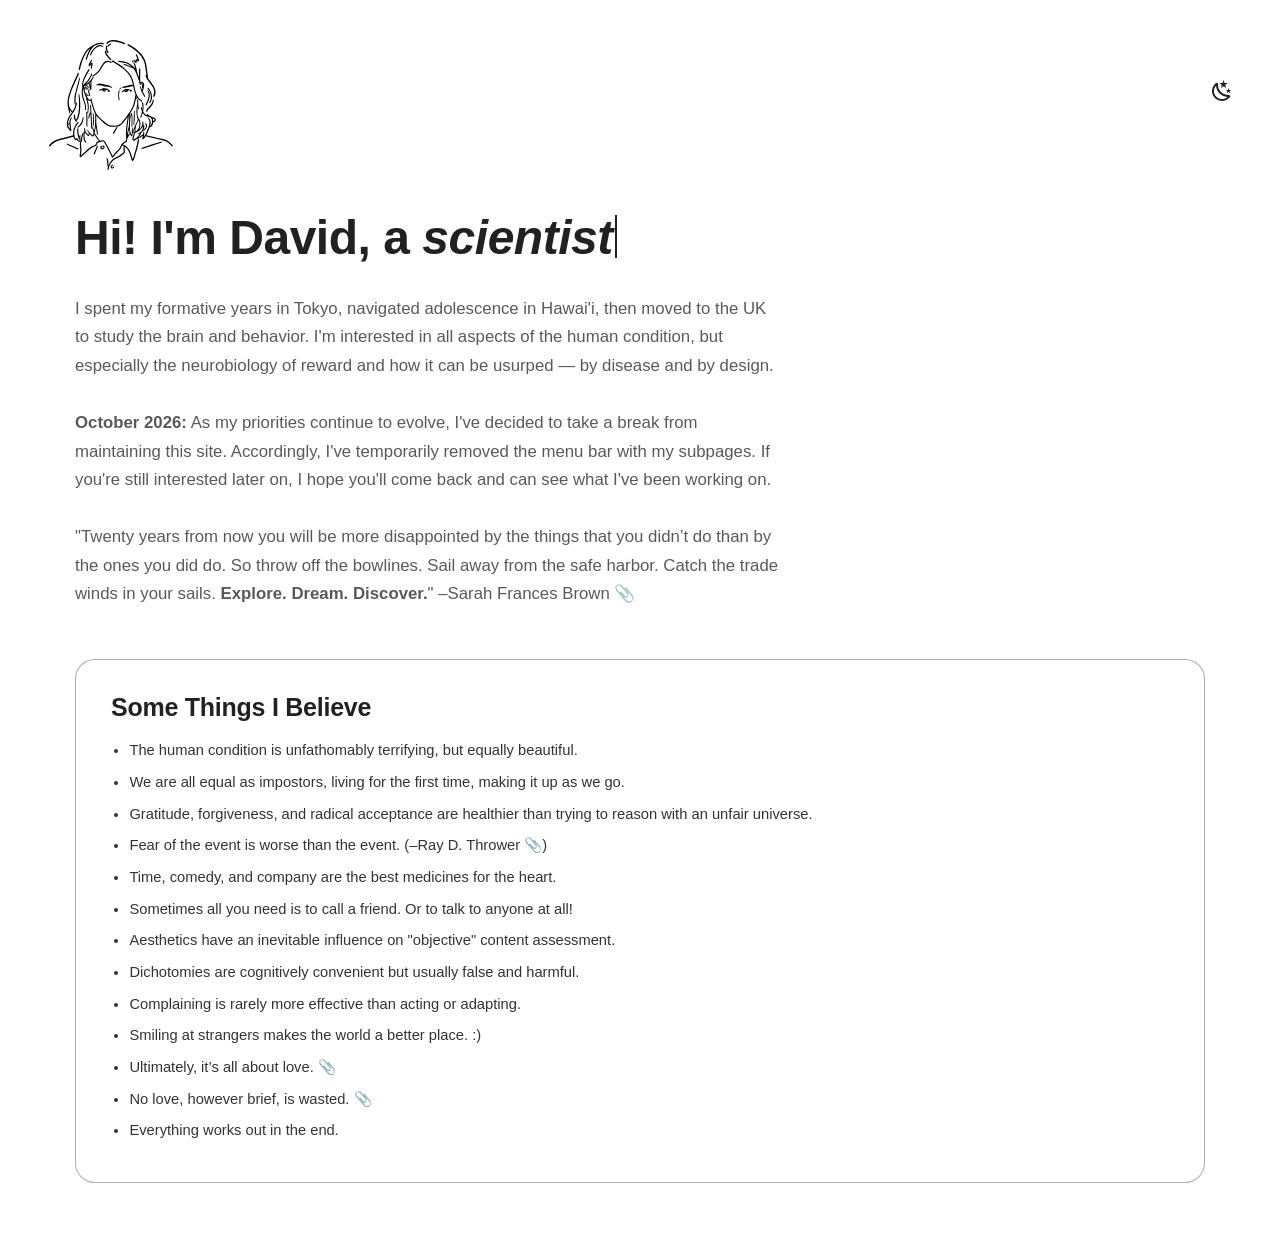
<file: index.html>
<!doctype html>
<html lang="en" class="no-js">
  <head>
    
  <meta charset="utf-8">
  <meta name="viewport" content="width=device-width,initial-scale=1">
  
    <meta name="description" content="David K. Hays">
  
  
  
    <link rel="canonical" href="https://davidkhays.com/">
  
  
  
    <link rel="next" href="epilogue/">
  
  
    
  
  
    <link rel="icon" href="data:image/svg+xml,%3Csvg xmlns='http://www.w3.org/2000/svg' viewBox='0 0 100 100'%3E%3Ctext y='.9em' font-size='90'%3E%F0%9F%94%A7%3C/text%3E%3C/svg%3E">
  
  <meta name="generator" content="mkdocs-1.6.1, mkdocs-material-9.7.7">

    
      
        <title>David K. Hays</title>
      
    
    
      <link rel="stylesheet" href="assets/stylesheets/main.ec1eaa64.min.css">
      
        
        <link rel="stylesheet" href="assets/stylesheets/palette.ab4e12ef.min.css">
      
      


    
    
      
    
    
      
    
    
      <link rel="stylesheet" href="assets/stylesheets/extra.css">
    
    <script>__md_scope=new URL(".",location),__md_hash=e=>[...e].reduce(((e,_)=>(e<<5)-e+_.charCodeAt(0)),0),__md_get=(e,_=localStorage,t=__md_scope)=>JSON.parse(_.getItem(t.pathname+"."+e)),__md_set=(e,_,t=localStorage,a=__md_scope)=>{try{t.setItem(a.pathname+"."+e,JSON.stringify(_))}catch(e){}}</script>
    
      

    
    
  <meta property="og:type" content="website">
  <meta property="og:site_name" content="David K. Hays">
  <meta property="og:title" content="David K. Hays">
  <meta property="og:description" content="Award-winning writer and photographer; amateur brain surgeon.">
  <meta property="og:url" content="https://davidkhays.com/">
  <meta property="og:image" content="https://davidkhays.com/assets/images/social-preview.png">
  <meta name="twitter:card" content="summary_large_image">

  </head>
  
  
    
    
      
    
    
    
    
    <body dir="ltr" data-md-color-scheme="default" data-md-color-primary="indigo" data-md-color-accent="indigo">
  
    
    <input class="md-toggle" data-md-toggle="drawer" type="checkbox" id="__drawer" autocomplete="off">
    <input class="md-toggle" data-md-toggle="search" type="checkbox" id="__search" autocomplete="off">
    <label class="md-overlay" for="__drawer"></label>
    <div data-md-component="skip">
      
    </div>
    <div data-md-component="announce">
      
    </div>
    
    
      <div class="dkh-aurora-bg" aria-hidden="true" data-dkh-aurora-blobs>
  <div class="dkh-aurora-bg__stars" data-dkh-stars></div>
  <div class="dkh-aurora-bg__rays" data-dkh-rays></div>
</div>


  

<header class="md-header dkh-header md-header--shadow" data-md-component="header">
  <nav class="md-header__inner md-grid" aria-label="Header">
    <a href="." title="David K. Hays" class="md-header__button md-logo" aria-label="David K. Hays" data-md-component="logo">
      <span class="dkh-logo-swap">
  <img class="dkh-logo-swap__base" src="assets/images/eyes-open.svg" alt="David K. Hays — home">
  <img class="dkh-logo-swap__hover" src="assets/images/eyes-closed.svg" alt="" aria-hidden="true">
</span>
    </a>
    

    <div class="md-header__title" data-md-component="header-title">
      <div class="md-header__ellipsis">
        <div class="md-header__topic">
          <span class="md-ellipsis">
            David K. Hays
          </span>
        </div>
        <div class="md-header__topic" data-md-component="header-topic">
          <span class="md-ellipsis">
            
              Home
            
          </span>
        </div>
      </div>
    </div>
    
      
        <form class="md-header__option" data-md-component="palette">
  
    
    
    
    <input class="md-option" data-md-color-media="" data-md-color-scheme="default" data-md-color-primary="indigo" data-md-color-accent="indigo"  aria-label="EXCITA AURORAM"  type="radio" name="__palette" id="__palette_0">
    
      <label class="md-header__button md-icon" title="EXCITA AURORAM" for="__palette_1" hidden>
        <svg xmlns="http://www.w3.org/2000/svg" viewBox="0 0 24 24"><path d="m17.75 4.09-2.53 1.94.91 3.06-2.63-1.81-2.63 1.81.91-3.06-2.53-1.94L12.44 4l1.06-3 1.06 3zm3.5 6.91-1.64 1.25.59 1.98-1.7-1.17-1.7 1.17.59-1.98L15.75 11l2.06-.05L18.5 9l.69 1.95zm-2.28 4.95c.83-.08 1.72 1.1 1.19 1.85-.32.45-.66.87-1.08 1.27C15.17 23 8.84 23 4.94 19.07c-3.91-3.9-3.91-10.24 0-14.14.4-.4.82-.76 1.27-1.08.75-.53 1.93.36 1.85 1.19-.27 2.86.69 5.83 2.89 8.02a9.96 9.96 0 0 0 8.02 2.89m-1.64 2.02a12.08 12.08 0 0 1-7.8-3.47c-2.17-2.19-3.33-5-3.49-7.82-2.81 3.14-2.7 7.96.31 10.98 3.02 3.01 7.84 3.12 10.98.31"/></svg>
      </label>
    
  
    
    
    
    <input class="md-option" data-md-color-media="" data-md-color-scheme="slate" data-md-color-primary="indigo" data-md-color-accent="indigo"  aria-label="FIAT LUX"  type="radio" name="__palette" id="__palette_1">
    
      <label class="md-header__button md-icon" title="FIAT LUX" for="__palette_0" hidden>
        <svg xmlns="http://www.w3.org/2000/svg" viewBox="0 0 24 24"><path d="M12 7a5 5 0 0 1 5 5 5 5 0 0 1-5 5 5 5 0 0 1-5-5 5 5 0 0 1 5-5m0 2a3 3 0 0 0-3 3 3 3 0 0 0 3 3 3 3 0 0 0 3-3 3 3 0 0 0-3-3m0-7 2.39 3.42C13.65 5.15 12.84 5 12 5s-1.65.15-2.39.42zM3.34 7l4.16-.35A7.2 7.2 0 0 0 5.94 8.5c-.44.74-.69 1.5-.83 2.29zm.02 10 1.76-3.77a7.131 7.131 0 0 0 2.38 4.14zM20.65 7l-1.77 3.79a7.02 7.02 0 0 0-2.38-4.15zm-.01 10-4.14.36c.59-.51 1.12-1.14 1.54-1.86.42-.73.69-1.5.83-2.29zM12 22l-2.41-3.44c.74.27 1.55.44 2.41.44.82 0 1.63-.17 2.37-.44z"/></svg>
      </label>
    
  
</form>
      
    
    
      <script>var palette=__md_get("__palette");if(palette&&palette.color){if("(prefers-color-scheme)"===palette.color.media){var media=matchMedia("(prefers-color-scheme: light)"),input=document.querySelector(media.matches?"[data-md-color-media='(prefers-color-scheme: light)']":"[data-md-color-media='(prefers-color-scheme: dark)']");palette.color.media=input.getAttribute("data-md-color-media"),palette.color.scheme=input.getAttribute("data-md-color-scheme"),palette.color.primary=input.getAttribute("data-md-color-primary"),palette.color.accent=input.getAttribute("data-md-color-accent")}for(var[key,value]of Object.entries(palette.color))document.body.setAttribute("data-md-color-"+key,value)}</script>
    
    
    
    
  </nav>
  
</header><div class="dkh-blur-overlay" aria-hidden="true"></div><button type="button" class="dkh-scrolltop" aria-label="Scroll to top">
  <svg viewBox="0 0 24 24" xmlns="http://www.w3.org/2000/svg" aria-hidden="true">
    <path d="M12 19V5M5 12l7-7 7 7" fill="none" stroke="currentColor" stroke-width="2" stroke-linecap="round" stroke-linejoin="round"/>
  </svg>
</button>
    
    <div class="md-container" data-md-component="container">
      
      
        
          
        
      
      <main class="md-main" data-md-component="main">
        <div class="md-main__inner md-grid">
          
            
              
              <div class="md-sidebar md-sidebar--primary" data-md-component="sidebar" data-md-type="navigation" >
                <div class="md-sidebar__scrollwrap">
                  <div class="md-sidebar__inner">
                    



<nav class="md-nav md-nav--primary" aria-label="Navigation" data-md-level="0">
  
  <div class="dkh-drawer-pill-wrap">
    <ul class="md-nav__list" data-md-scrollfix>
      
        
      
        
          
          
  
  
  
  
    <li class="md-nav__item">
      <a href="about.md" class="md-nav__link">
        
  
  
  <span class="md-ellipsis">
    
  
    About
  

    
  </span>
  
  

      </a>
    </li>
  

        
      
        
          
          
  
  
  
  
    <li class="md-nav__item">
      <a href="gallery.md" class="md-nav__link">
        
  
  
  <span class="md-ellipsis">
    
  
    Gallery
  

    
  </span>
  
  

      </a>
    </li>
  

        
      
        
          
          
  
  
  
  
    <li class="md-nav__item">
      <a href="epilogue/" class="md-nav__link">
        
  
  
  <span class="md-ellipsis">
    
  
    EPILOGUE
  

    
  </span>
  
  

      </a>
    </li>
  

        
      
        
          
          
  
  
  
  
    <li class="md-nav__item">
      <a href="off-syllabus/index.md" class="md-nav__link">
        
  
  
  <span class="md-ellipsis">
    
  
    OFF-SYLLABUS
  

    
  </span>
  
  

      </a>
    </li>
  

        
      
        
          
          
  
  
  
  
    <li class="md-nav__item">
      <a href="store.md" class="md-nav__link">
        
  
  
  <span class="md-ellipsis">
    
  
    Store
  

    
  </span>
  
  

      </a>
    </li>
  

        
      
    </ul>
    <label class="dkh-drawer-close" for="__drawer" aria-label="Close menu">
      <svg viewBox="0 0 24 24" xmlns="http://www.w3.org/2000/svg" aria-hidden="true">
        <path d="M6 6L18 18M18 6L6 18" stroke="currentColor" stroke-width="1.6" stroke-linecap="round"/>
      </svg>
    </label>
  </div>
</nav>
                  </div>
                </div>
              </div>
            
            
              
              <div class="md-sidebar md-sidebar--secondary" data-md-component="sidebar" data-md-type="toc" >
                <div class="md-sidebar__scrollwrap">
                  <div class="md-sidebar__inner">
                    

<nav class="md-nav md-nav--secondary" aria-label="Table of contents">
  
  
  
  
</nav>
                  </div>
                </div>
              </div>
            
          
          
            <div class="md-content" data-md-component="content">
              
              <article class="md-content__inner md-typeset">
                
                  



<section class="dkh-hero">
  <h1 class="dkh-hero__heading">Hi! I'm David, a <span id="dkh-typed" class="dkh-hero__typed"></span></h1>
  <p class="dkh-hero__sub">
    I spent my formative years in Tokyo, navigated adolescence in Hawai'i, then moved to the UK to study the brain and behavior. I'm interested in all aspects of the human condition, but especially the neurobiology of reward and how it can be usurped — by disease and by design.<br><br>
    <b>October 2026:</b> As my priorities continue to evolve, I've decided to take a break from maintaining this site. Accordingly, I've temporarily removed the menu bar with my subpages. If you're still interested later on, I hope you'll come back and can see what I've been working on.<br><br>
    "Twenty years from now you will be more disappointed by the things that you didn’t do than by the ones you did do. So throw off the bowlines. Sail away from the safe harbor. Catch the trade winds in your sails. <b>Explore. Dream. Discover.</b>" –Sarah Frances Brown <a href="https://www.amazon.co.uk/P-S-Love-You-Jackson-Brown/dp/1558538429" target="_blank" rel="noopener noreferrer" class="dkh-box__list-icon-link">📎</a>
  </p>
</section>

<section class="dkh-columns">
  <div class="dkh-box">
    <h2 class="dkh-box__title">Some Things I Believe</h2>
    <ul class="dkh-box__list">
      <li>The human condition is unfathomably terrifying, but equally beautiful.</li>
      <li>We are all equal as impostors, living for the first time, making it up as we go.</li>
      <li>Gratitude, forgiveness, and radical acceptance are healthier than trying to reason with an unfair universe.</li>
      <li>Fear of the event is worse than the event. (–Ray D. Thrower <a href="https://www.aderholdfh.com/obituaries/ray-d-thrower" target="_blank" rel="noopener noreferrer" class="dkh-box__list-icon-link">📎</a>)</li>
      <li>Time, comedy, and company are the best medicines for the heart.</li>
      <li>Sometimes all you need is to call a friend. Or to talk to anyone at all!</li>
      <li>Aesthetics have an inevitable influence on "objective" content assessment.</li>
      <li>Dichotomies are cognitively convenient but usually false and harmful.</li>
      <li>Complaining is rarely more effective than acting or adapting.</li>
      <li>Smiling at strangers makes the world a better place. :)</li>
      <li>Ultimately, it’s all about love. <a href="https://youtu.be/TJ4K5WFWIuw?si=jMNcLz2mvUaTSfGk&t=343" target="_blank" rel="noopener noreferrer" class="dkh-box__list-icon-link">📎</a></li>
      <li>No love, however brief, is wasted. <a href="https://x.com/louisethebaker/status/1379961867922239497" target="_blank" rel="noopener noreferrer" class="dkh-box__list-icon-link">📎</a></li>
      <li>Everything works out in the end.</li>
    </ul>
  </div>
</section>







  
  






                
              </article>
            </div>
          
          
<script>var target=document.getElementById(location.hash.slice(1));target&&target.name&&(target.checked=target.name.startsWith("__tabbed_"))</script>
        </div>
        
      </main>
      
        
      
    </div>
    <div class="md-dialog" data-md-component="dialog">
      <div class="md-dialog__inner md-typeset"></div>
    </div>
    
    
    
      
      
      <script id="__config" type="application/json">{"annotate": null, "base": ".", "features": [], "search": "assets/javascripts/workers/search.2c215733.min.js", "tags": null, "translations": {"clipboard.copied": "Copied to clipboard", "clipboard.copy": "Copy to clipboard", "search.result.more.one": "1 more on this page", "search.result.more.other": "# more on this page", "search.result.none": "No matching documents", "search.result.one": "1 matching document", "search.result.other": "# matching documents", "search.result.placeholder": "Type to start searching", "search.result.term.missing": "Missing", "select.version": "Select version"}, "version": null}</script>
    
    
      <script src="assets/javascripts/bundle.d7400e89.min.js"></script>
      
        <script src="assets/javascripts/extra.js"></script>
      
    
  </body>
</html>
</file>
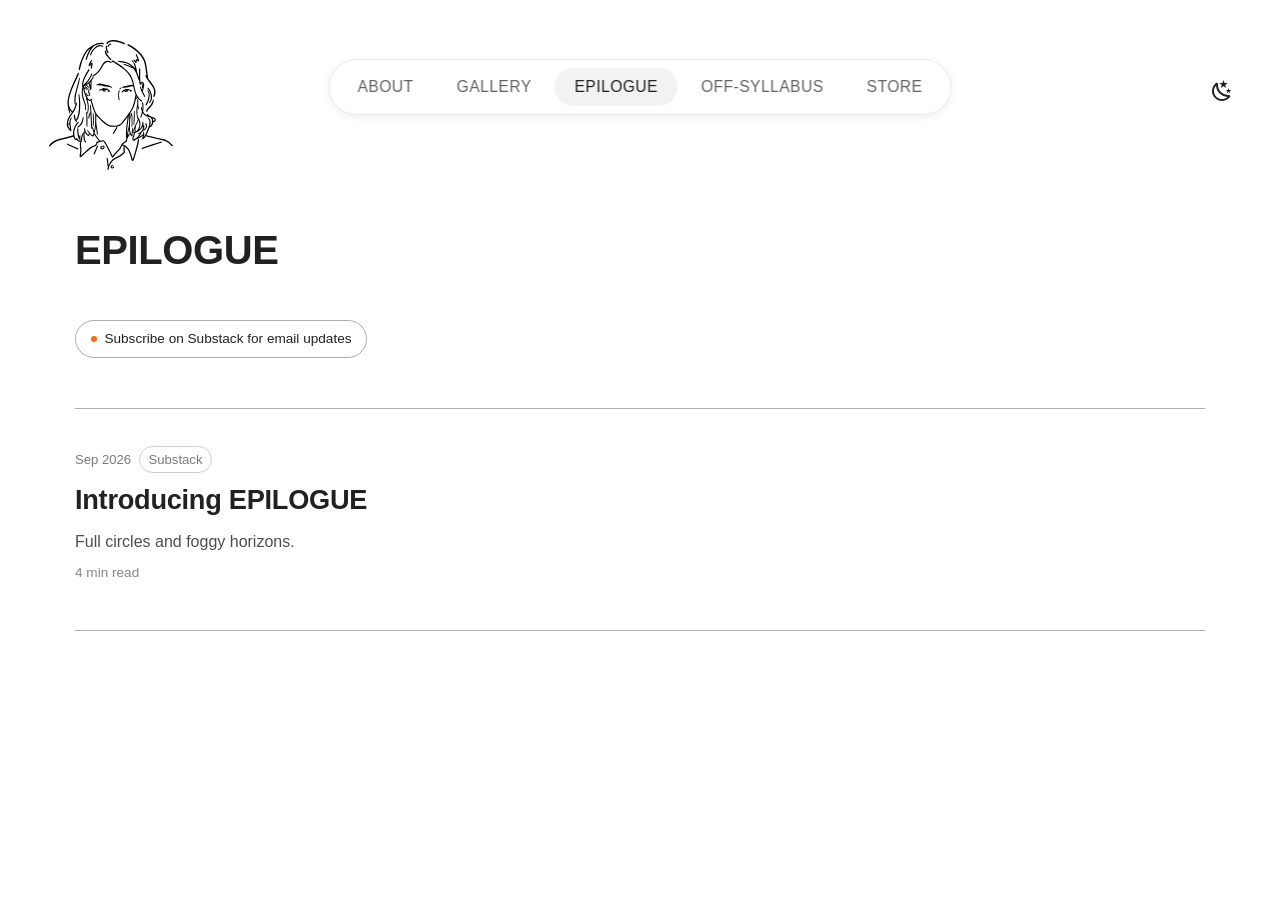
<file: epilogue/index.html>
<!doctype html>
<html lang="en" class="no-js">
  <head>
    
  <meta charset="utf-8">
  <meta name="viewport" content="width=device-width,initial-scale=1">
  
    <meta name="description" content="Writings, videos, and other things David K. Hays makes.">
  
  
  
    <link rel="canonical" href="https://davidkhays.com/epilogue/">
  
  
    <link rel="prev" href="..">
  
  
  
    
  
  
    <link rel="icon" href="data:image/svg+xml,%3Csvg xmlns='http://www.w3.org/2000/svg' viewBox='0 0 100 100'%3E%3Ctext y='.9em' font-size='90'%3E%F0%9F%9A%80%3C/text%3E%3C/svg%3E">
  
  <meta name="generator" content="mkdocs-1.6.1, mkdocs-material-9.7.7">

    
      
        <title>Epilogue - David K. Hays</title>
      
    
    
      <link rel="stylesheet" href="../assets/stylesheets/main.ec1eaa64.min.css">
      
        
        <link rel="stylesheet" href="../assets/stylesheets/palette.ab4e12ef.min.css">
      
      


    
    
      
    
    
      
    
    
      <link rel="stylesheet" href="../assets/stylesheets/extra.css">
    
    <script>__md_scope=new URL("..",location),__md_hash=e=>[...e].reduce(((e,_)=>(e<<5)-e+_.charCodeAt(0)),0),__md_get=(e,_=localStorage,t=__md_scope)=>JSON.parse(_.getItem(t.pathname+"."+e)),__md_set=(e,_,t=localStorage,a=__md_scope)=>{try{t.setItem(a.pathname+"."+e,JSON.stringify(_))}catch(e){}}</script>
    
      

    
    
  <meta property="og:type" content="website">
  <meta property="og:site_name" content="David K. Hays">
  <meta property="og:title" content="David K. Hays">
  <meta property="og:description" content="Award-winning writer and photographer; amateur brain surgeon.">
  <meta property="og:url" content="https://davidkhays.com/epilogue/">
  <meta property="og:image" content="https://davidkhays.com/assets/images/social-preview.png">
  <meta name="twitter:card" content="summary_large_image">

  </head>
  
  
    
    
      
    
    
    
    
    <body dir="ltr" data-md-color-scheme="default" data-md-color-primary="indigo" data-md-color-accent="indigo">
  
    
    <input class="md-toggle" data-md-toggle="drawer" type="checkbox" id="__drawer" autocomplete="off">
    <input class="md-toggle" data-md-toggle="search" type="checkbox" id="__search" autocomplete="off">
    <label class="md-overlay" for="__drawer"></label>
    <div data-md-component="skip">
      
    </div>
    <div data-md-component="announce">
      
    </div>
    
    
      <div class="dkh-aurora-bg" aria-hidden="true" data-dkh-aurora-blobs>
  <div class="dkh-aurora-bg__stars" data-dkh-stars></div>
  <div class="dkh-aurora-bg__rays" data-dkh-rays></div>
</div>


  

<header class="md-header dkh-header md-header--shadow" data-md-component="header">
  <nav class="md-header__inner md-grid" aria-label="Header">
    <a href=".." title="David K. Hays" class="md-header__button md-logo" aria-label="David K. Hays" data-md-component="logo">
      <span class="dkh-logo-swap">
  <img class="dkh-logo-swap__base" src="../assets/images/eyes-open.svg" alt="David K. Hays — home">
  <img class="dkh-logo-swap__hover" src="../assets/images/eyes-closed.svg" alt="" aria-hidden="true">
</span>
    </a>
    
      <label class="md-header__button md-icon" for="__drawer">
        
        <svg xmlns="http://www.w3.org/2000/svg" viewBox="0 0 24 24"><path d="M3 6h18v2H3zm0 5h18v2H3zm0 5h18v2H3z"/></svg>
      </label>

      <!-- Condensed, centered nav (desktop only; see extra.css for the breakpoint) -->
      <ul class="dkh-nav">
        
          
        
          
            <li class="dkh-nav__item">
              <a href="../about.md" class="dkh-nav__link">About</a>
            </li>
          
        
          
            <li class="dkh-nav__item">
              <a href="../gallery.md" class="dkh-nav__link">Gallery</a>
            </li>
          
        
          
            <li class="dkh-nav__item dkh-nav__item--active">
              <a href="./" class="dkh-nav__link">EPILOGUE</a>
            </li>
          
        
          
            <li class="dkh-nav__item">
              <a href="../off-syllabus/index.md" class="dkh-nav__link">OFF-SYLLABUS</a>
            </li>
          
        
          
            <li class="dkh-nav__item">
              <a href="../store.md" class="dkh-nav__link">Store</a>
            </li>
          
        
      </ul>
    

    <div class="md-header__title" data-md-component="header-title">
      <div class="md-header__ellipsis">
        <div class="md-header__topic">
          <span class="md-ellipsis">
            David K. Hays
          </span>
        </div>
        <div class="md-header__topic" data-md-component="header-topic">
          <span class="md-ellipsis">
            
              Epilogue
            
          </span>
        </div>
      </div>
    </div>
    
      
        <form class="md-header__option" data-md-component="palette">
  
    
    
    
    <input class="md-option" data-md-color-media="" data-md-color-scheme="default" data-md-color-primary="indigo" data-md-color-accent="indigo"  aria-label="EXCITA AURORAM"  type="radio" name="__palette" id="__palette_0">
    
      <label class="md-header__button md-icon" title="EXCITA AURORAM" for="__palette_1" hidden>
        <svg xmlns="http://www.w3.org/2000/svg" viewBox="0 0 24 24"><path d="m17.75 4.09-2.53 1.94.91 3.06-2.63-1.81-2.63 1.81.91-3.06-2.53-1.94L12.44 4l1.06-3 1.06 3zm3.5 6.91-1.64 1.25.59 1.98-1.7-1.17-1.7 1.17.59-1.98L15.75 11l2.06-.05L18.5 9l.69 1.95zm-2.28 4.95c.83-.08 1.72 1.1 1.19 1.85-.32.45-.66.87-1.08 1.27C15.17 23 8.84 23 4.94 19.07c-3.91-3.9-3.91-10.24 0-14.14.4-.4.82-.76 1.27-1.08.75-.53 1.93.36 1.85 1.19-.27 2.86.69 5.83 2.89 8.02a9.96 9.96 0 0 0 8.02 2.89m-1.64 2.02a12.08 12.08 0 0 1-7.8-3.47c-2.17-2.19-3.33-5-3.49-7.82-2.81 3.14-2.7 7.96.31 10.98 3.02 3.01 7.84 3.12 10.98.31"/></svg>
      </label>
    
  
    
    
    
    <input class="md-option" data-md-color-media="" data-md-color-scheme="slate" data-md-color-primary="indigo" data-md-color-accent="indigo"  aria-label="FIAT LUX"  type="radio" name="__palette" id="__palette_1">
    
      <label class="md-header__button md-icon" title="FIAT LUX" for="__palette_0" hidden>
        <svg xmlns="http://www.w3.org/2000/svg" viewBox="0 0 24 24"><path d="M12 7a5 5 0 0 1 5 5 5 5 0 0 1-5 5 5 5 0 0 1-5-5 5 5 0 0 1 5-5m0 2a3 3 0 0 0-3 3 3 3 0 0 0 3 3 3 3 0 0 0 3-3 3 3 0 0 0-3-3m0-7 2.39 3.42C13.65 5.15 12.84 5 12 5s-1.65.15-2.39.42zM3.34 7l4.16-.35A7.2 7.2 0 0 0 5.94 8.5c-.44.74-.69 1.5-.83 2.29zm.02 10 1.76-3.77a7.131 7.131 0 0 0 2.38 4.14zM20.65 7l-1.77 3.79a7.02 7.02 0 0 0-2.38-4.15zm-.01 10-4.14.36c.59-.51 1.12-1.14 1.54-1.86.42-.73.69-1.5.83-2.29zM12 22l-2.41-3.44c.74.27 1.55.44 2.41.44.82 0 1.63-.17 2.37-.44z"/></svg>
      </label>
    
  
</form>
      
    
    
      <script>var palette=__md_get("__palette");if(palette&&palette.color){if("(prefers-color-scheme)"===palette.color.media){var media=matchMedia("(prefers-color-scheme: light)"),input=document.querySelector(media.matches?"[data-md-color-media='(prefers-color-scheme: light)']":"[data-md-color-media='(prefers-color-scheme: dark)']");palette.color.media=input.getAttribute("data-md-color-media"),palette.color.scheme=input.getAttribute("data-md-color-scheme"),palette.color.primary=input.getAttribute("data-md-color-primary"),palette.color.accent=input.getAttribute("data-md-color-accent")}for(var[key,value]of Object.entries(palette.color))document.body.setAttribute("data-md-color-"+key,value)}</script>
    
    
    
    
  </nav>
  
</header><div class="dkh-blur-overlay" aria-hidden="true"></div><button type="button" class="dkh-scrolltop" aria-label="Scroll to top">
  <svg viewBox="0 0 24 24" xmlns="http://www.w3.org/2000/svg" aria-hidden="true">
    <path d="M12 19V5M5 12l7-7 7 7" fill="none" stroke="currentColor" stroke-width="2" stroke-linecap="round" stroke-linejoin="round"/>
  </svg>
</button>
    
    <div class="md-container" data-md-component="container">
      
      
        
          
        
      
      <main class="md-main" data-md-component="main">
        <div class="md-main__inner md-grid">
          
            
              
              <div class="md-sidebar md-sidebar--primary" data-md-component="sidebar" data-md-type="navigation" >
                <div class="md-sidebar__scrollwrap">
                  <div class="md-sidebar__inner">
                    



<nav class="md-nav md-nav--primary" aria-label="Navigation" data-md-level="0">
  
  <div class="dkh-drawer-pill-wrap">
    <ul class="md-nav__list" data-md-scrollfix>
      
        
      
        
          
          
  
  
  
  
    <li class="md-nav__item">
      <a href="../about.md" class="md-nav__link">
        
  
  
  <span class="md-ellipsis">
    
  
    About
  

    
  </span>
  
  

      </a>
    </li>
  

        
      
        
          
          
  
  
  
  
    <li class="md-nav__item">
      <a href="../gallery.md" class="md-nav__link">
        
  
  
  <span class="md-ellipsis">
    
  
    Gallery
  

    
  </span>
  
  

      </a>
    </li>
  

        
      
        
          
          
  
  
    
  
  
  
    <li class="md-nav__item md-nav__item--active">
      
      <input class="md-nav__toggle md-toggle" type="checkbox" id="__toc">
      
      
      
      <a href="./" class="md-nav__link md-nav__link--active">
        
  
  
  <span class="md-ellipsis">
    
  
    EPILOGUE
  

    
  </span>
  
  

      </a>
      
    </li>
  

        
      
        
          
          
  
  
  
  
    <li class="md-nav__item">
      <a href="../off-syllabus/index.md" class="md-nav__link">
        
  
  
  <span class="md-ellipsis">
    
  
    OFF-SYLLABUS
  

    
  </span>
  
  

      </a>
    </li>
  

        
      
        
          
          
  
  
  
  
    <li class="md-nav__item">
      <a href="../store.md" class="md-nav__link">
        
  
  
  <span class="md-ellipsis">
    
  
    Store
  

    
  </span>
  
  

      </a>
    </li>
  

        
      
    </ul>
    <label class="dkh-drawer-close" for="__drawer" aria-label="Close menu">
      <svg viewBox="0 0 24 24" xmlns="http://www.w3.org/2000/svg" aria-hidden="true">
        <path d="M6 6L18 18M18 6L6 18" stroke="currentColor" stroke-width="1.6" stroke-linecap="round"/>
      </svg>
    </label>
  </div>
</nav>
                  </div>
                </div>
              </div>
            
            
              
              <div class="md-sidebar md-sidebar--secondary" data-md-component="sidebar" data-md-type="toc" >
                <div class="md-sidebar__scrollwrap">
                  <div class="md-sidebar__inner">
                    

<nav class="md-nav md-nav--secondary" aria-label="Table of contents">
  
  
  
  
</nav>
                  </div>
                </div>
              </div>
            
          
          
            <div class="md-content" data-md-component="content">
              
              <article class="md-content__inner md-typeset">
                
                  



<section class="dkh-epilogue">
  <div class="dkh-epilogue__header">
    <h1 class="dkh-epilogue__title">EPILOGUE</h1>
    <div class="dkh-epilogue__subscribe-row">
      <a href="https://davidkhays.substack.com" target="_blank" rel="noopener noreferrer" class="dkh-epilogue__subscribe">
        <span class="dkh-epilogue__subscribe-dot"></span>
        Subscribe on Substack for email updates
      </a>
      <!-- Subscribe on YouTube button goes here once the channel exists — .dkh-epilogue__subscribe-row
           is a flex row with gap, so it'll sit right alongside the Substack button with no layout changes needed. -->
    </div>
  </div>

  <!--
    Copy this <li> block for each new entry, newest first (top of the list).
    - tag: "Substack" or "YouTube" (or add a new one — no CSS changes needed, it's plain text in a pill).
    - entry-time: reading time for Substack posts, or something like "6 min watch" for YouTube.
    - Thumbnail (optional — omit the whole .dkh-epilogue__entry-thumb div if you don't have one yet,
      layout handles it fine either way): drop the image in docs/assets/images/epilogue/, then add
      <div class="dkh-epilogue__entry-thumb"><img src="../assets/images/epilogue/YOUR-FILE.jpg" alt=""></div>
      as the last thing inside .dkh-epilogue__entry-link, right after .dkh-epilogue__entry-text closes.
  -->
  <ol class="dkh-epilogue__list">
    <li class="dkh-epilogue__entry">
      <a class="dkh-epilogue__entry-link" href="https://davidkhays.substack.com/p/introducing-epilogue" target="_blank" rel="noopener noreferrer">
        <div class="dkh-epilogue__entry-text">
          <div class="dkh-epilogue__entry-meta">
            <span class="dkh-epilogue__entry-date">Sep 2026</span>
            <span class="dkh-epilogue__entry-tag">Substack</span>
          </div>
          <h2 class="dkh-epilogue__entry-title">Introducing EPILOGUE</h2>
          <p class="dkh-epilogue__entry-blurb">Full circles and foggy horizons.</p>
          <div class="dkh-epilogue__entry-time">4 min read</div>
        </div>
      </a>
    </li>
  </ol>
</section>







  
  






                
              </article>
            </div>
          
          
<script>var target=document.getElementById(location.hash.slice(1));target&&target.name&&(target.checked=target.name.startsWith("__tabbed_"))</script>
        </div>
        
      </main>
      
        
      
    </div>
    <div class="md-dialog" data-md-component="dialog">
      <div class="md-dialog__inner md-typeset"></div>
    </div>
    
    
    
      
      
      <script id="__config" type="application/json">{"annotate": null, "base": "..", "features": [], "search": "../assets/javascripts/workers/search.2c215733.min.js", "tags": null, "translations": {"clipboard.copied": "Copied to clipboard", "clipboard.copy": "Copy to clipboard", "search.result.more.one": "1 more on this page", "search.result.more.other": "# more on this page", "search.result.none": "No matching documents", "search.result.one": "1 matching document", "search.result.other": "# matching documents", "search.result.placeholder": "Type to start searching", "search.result.term.missing": "Missing", "select.version": "Select version"}, "version": null}</script>
    
    
      <script src="../assets/javascripts/bundle.d7400e89.min.js"></script>
      
        <script src="../assets/javascripts/extra.js"></script>
      
    
  </body>
</html>
</file>
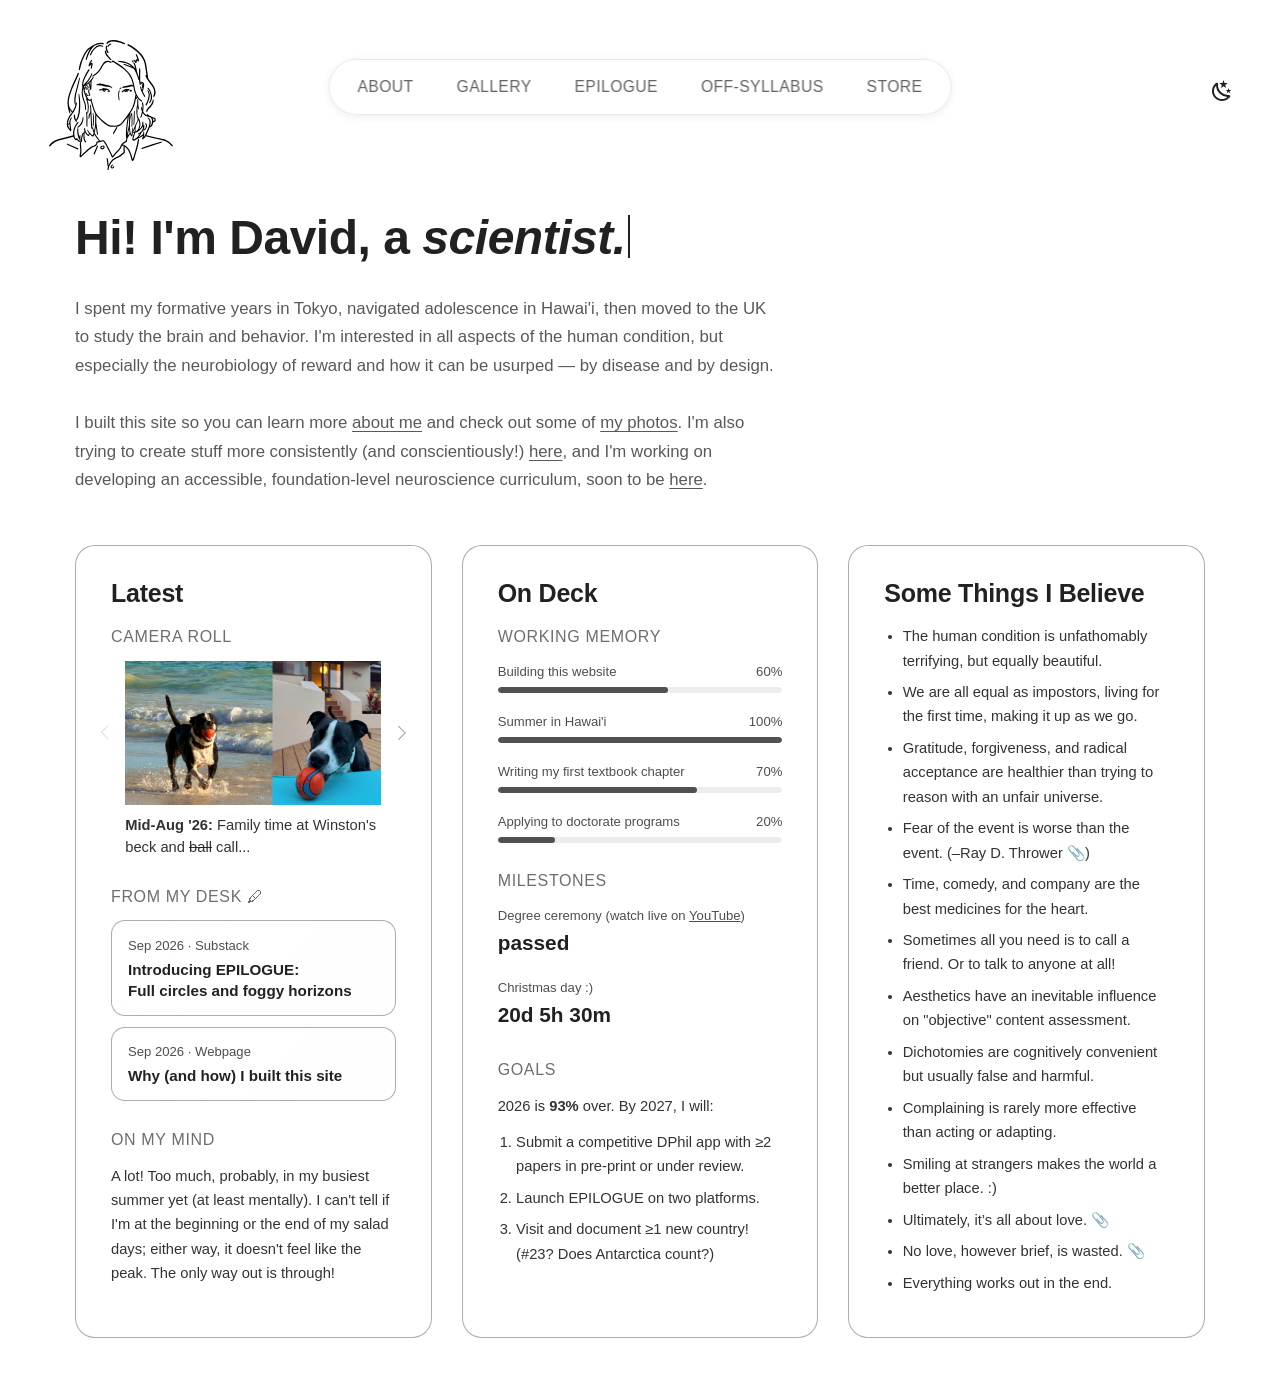
<file: home-real/index.html>
<!doctype html>
<html lang="en" class="no-js">
  <head>
    
  <meta charset="utf-8">
  <meta name="viewport" content="width=device-width,initial-scale=1">
  
    <meta name="description" content="David K. Hays">
  
  
  
    <link rel="canonical" href="https://davidkhays.com/home-real/">
  
  
  
  
    
  
  
    <link rel="icon" href="data:image/svg+xml,%3Csvg xmlns='http://www.w3.org/2000/svg' viewBox='0 0 100 100'%3E%3Ctext y='.9em' font-size='90'%3E%F0%9F%9A%80%3C/text%3E%3C/svg%3E">
  
  <meta name="generator" content="mkdocs-1.6.1, mkdocs-material-9.7.7">

    
      
        <title>Home real - David K. Hays</title>
      
    
    
      <link rel="stylesheet" href="../assets/stylesheets/main.ec1eaa64.min.css">
      
        
        <link rel="stylesheet" href="../assets/stylesheets/palette.ab4e12ef.min.css">
      
      


    
    
      
    
    
      
    
    
      <link rel="stylesheet" href="../assets/stylesheets/extra.css">
    
    <script>__md_scope=new URL("..",location),__md_hash=e=>[...e].reduce(((e,_)=>(e<<5)-e+_.charCodeAt(0)),0),__md_get=(e,_=localStorage,t=__md_scope)=>JSON.parse(_.getItem(t.pathname+"."+e)),__md_set=(e,_,t=localStorage,a=__md_scope)=>{try{t.setItem(a.pathname+"."+e,JSON.stringify(_))}catch(e){}}</script>
    
      

    
    
  <meta property="og:type" content="website">
  <meta property="og:site_name" content="David K. Hays">
  <meta property="og:title" content="David K. Hays">
  <meta property="og:description" content="Award-winning writer and photographer; amateur brain surgeon.">
  <meta property="og:url" content="https://davidkhays.com/home-real/">
  <meta property="og:image" content="https://davidkhays.com/assets/images/social-preview.png">
  <meta name="twitter:card" content="summary_large_image">

  </head>
  
  
    
    
      
    
    
    
    
    <body dir="ltr" data-md-color-scheme="default" data-md-color-primary="indigo" data-md-color-accent="indigo">
  
    
    <input class="md-toggle" data-md-toggle="drawer" type="checkbox" id="__drawer" autocomplete="off">
    <input class="md-toggle" data-md-toggle="search" type="checkbox" id="__search" autocomplete="off">
    <label class="md-overlay" for="__drawer"></label>
    <div data-md-component="skip">
      
    </div>
    <div data-md-component="announce">
      
    </div>
    
    
      <div class="dkh-aurora-bg" aria-hidden="true" data-dkh-aurora-blobs>
  <div class="dkh-aurora-bg__stars" data-dkh-stars></div>
  <div class="dkh-aurora-bg__rays" data-dkh-rays></div>
</div>


  

<header class="md-header dkh-header md-header--shadow" data-md-component="header">
  <nav class="md-header__inner md-grid" aria-label="Header">
    <a href=".." title="David K. Hays" class="md-header__button md-logo" aria-label="David K. Hays" data-md-component="logo">
      <span class="dkh-logo-swap">
  <img class="dkh-logo-swap__base" src="../assets/images/eyes-open.svg" alt="David K. Hays — home">
  <img class="dkh-logo-swap__hover" src="../assets/images/eyes-closed.svg" alt="" aria-hidden="true">
</span>
    </a>
    
      <label class="md-header__button md-icon" for="__drawer">
        
        <svg xmlns="http://www.w3.org/2000/svg" viewBox="0 0 24 24"><path d="M3 6h18v2H3zm0 5h18v2H3zm0 5h18v2H3z"/></svg>
      </label>

      <!-- Condensed, centered nav (desktop only; see extra.css for the breakpoint) -->
      <ul class="dkh-nav">
        
          
        
          
            <li class="dkh-nav__item">
              <a href="../about.md" class="dkh-nav__link">About</a>
            </li>
          
        
          
            <li class="dkh-nav__item">
              <a href="../gallery.md" class="dkh-nav__link">Gallery</a>
            </li>
          
        
          
            <li class="dkh-nav__item">
              <a href="../epilogue/" class="dkh-nav__link">EPILOGUE</a>
            </li>
          
        
          
            <li class="dkh-nav__item">
              <a href="../off-syllabus/index.md" class="dkh-nav__link">OFF-SYLLABUS</a>
            </li>
          
        
          
            <li class="dkh-nav__item">
              <a href="../store.md" class="dkh-nav__link">Store</a>
            </li>
          
        
      </ul>
    

    <div class="md-header__title" data-md-component="header-title">
      <div class="md-header__ellipsis">
        <div class="md-header__topic">
          <span class="md-ellipsis">
            David K. Hays
          </span>
        </div>
        <div class="md-header__topic" data-md-component="header-topic">
          <span class="md-ellipsis">
            
              Home real
            
          </span>
        </div>
      </div>
    </div>
    
      
        <form class="md-header__option" data-md-component="palette">
  
    
    
    
    <input class="md-option" data-md-color-media="" data-md-color-scheme="default" data-md-color-primary="indigo" data-md-color-accent="indigo"  aria-label="EXCITA AURORAM"  type="radio" name="__palette" id="__palette_0">
    
      <label class="md-header__button md-icon" title="EXCITA AURORAM" for="__palette_1" hidden>
        <svg xmlns="http://www.w3.org/2000/svg" viewBox="0 0 24 24"><path d="m17.75 4.09-2.53 1.94.91 3.06-2.63-1.81-2.63 1.81.91-3.06-2.53-1.94L12.44 4l1.06-3 1.06 3zm3.5 6.91-1.64 1.25.59 1.98-1.7-1.17-1.7 1.17.59-1.98L15.75 11l2.06-.05L18.5 9l.69 1.95zm-2.28 4.95c.83-.08 1.72 1.1 1.19 1.85-.32.45-.66.87-1.08 1.27C15.17 23 8.84 23 4.94 19.07c-3.91-3.9-3.91-10.24 0-14.14.4-.4.82-.76 1.27-1.08.75-.53 1.93.36 1.85 1.19-.27 2.86.69 5.83 2.89 8.02a9.96 9.96 0 0 0 8.02 2.89m-1.64 2.02a12.08 12.08 0 0 1-7.8-3.47c-2.17-2.19-3.33-5-3.49-7.82-2.81 3.14-2.7 7.96.31 10.98 3.02 3.01 7.84 3.12 10.98.31"/></svg>
      </label>
    
  
    
    
    
    <input class="md-option" data-md-color-media="" data-md-color-scheme="slate" data-md-color-primary="indigo" data-md-color-accent="indigo"  aria-label="FIAT LUX"  type="radio" name="__palette" id="__palette_1">
    
      <label class="md-header__button md-icon" title="FIAT LUX" for="__palette_0" hidden>
        <svg xmlns="http://www.w3.org/2000/svg" viewBox="0 0 24 24"><path d="M12 7a5 5 0 0 1 5 5 5 5 0 0 1-5 5 5 5 0 0 1-5-5 5 5 0 0 1 5-5m0 2a3 3 0 0 0-3 3 3 3 0 0 0 3 3 3 3 0 0 0 3-3 3 3 0 0 0-3-3m0-7 2.39 3.42C13.65 5.15 12.84 5 12 5s-1.65.15-2.39.42zM3.34 7l4.16-.35A7.2 7.2 0 0 0 5.94 8.5c-.44.74-.69 1.5-.83 2.29zm.02 10 1.76-3.77a7.131 7.131 0 0 0 2.38 4.14zM20.65 7l-1.77 3.79a7.02 7.02 0 0 0-2.38-4.15zm-.01 10-4.14.36c.59-.51 1.12-1.14 1.54-1.86.42-.73.69-1.5.83-2.29zM12 22l-2.41-3.44c.74.27 1.55.44 2.41.44.82 0 1.63-.17 2.37-.44z"/></svg>
      </label>
    
  
</form>
      
    
    
      <script>var palette=__md_get("__palette");if(palette&&palette.color){if("(prefers-color-scheme)"===palette.color.media){var media=matchMedia("(prefers-color-scheme: light)"),input=document.querySelector(media.matches?"[data-md-color-media='(prefers-color-scheme: light)']":"[data-md-color-media='(prefers-color-scheme: dark)']");palette.color.media=input.getAttribute("data-md-color-media"),palette.color.scheme=input.getAttribute("data-md-color-scheme"),palette.color.primary=input.getAttribute("data-md-color-primary"),palette.color.accent=input.getAttribute("data-md-color-accent")}for(var[key,value]of Object.entries(palette.color))document.body.setAttribute("data-md-color-"+key,value)}</script>
    
    
    
    
  </nav>
  
</header><div class="dkh-blur-overlay" aria-hidden="true"></div><button type="button" class="dkh-scrolltop" aria-label="Scroll to top">
  <svg viewBox="0 0 24 24" xmlns="http://www.w3.org/2000/svg" aria-hidden="true">
    <path d="M12 19V5M5 12l7-7 7 7" fill="none" stroke="currentColor" stroke-width="2" stroke-linecap="round" stroke-linejoin="round"/>
  </svg>
</button>
    
    <div class="md-container" data-md-component="container">
      
      
        
          
        
      
      <main class="md-main" data-md-component="main">
        <div class="md-main__inner md-grid">
          
            
              
              <div class="md-sidebar md-sidebar--primary" data-md-component="sidebar" data-md-type="navigation" >
                <div class="md-sidebar__scrollwrap">
                  <div class="md-sidebar__inner">
                    



<nav class="md-nav md-nav--primary" aria-label="Navigation" data-md-level="0">
  
  <div class="dkh-drawer-pill-wrap">
    <ul class="md-nav__list" data-md-scrollfix>
      
        
      
        
          
          
  
  
  
  
    <li class="md-nav__item">
      <a href="../about.md" class="md-nav__link">
        
  
  
  <span class="md-ellipsis">
    
  
    About
  

    
  </span>
  
  

      </a>
    </li>
  

        
      
        
          
          
  
  
  
  
    <li class="md-nav__item">
      <a href="../gallery.md" class="md-nav__link">
        
  
  
  <span class="md-ellipsis">
    
  
    Gallery
  

    
  </span>
  
  

      </a>
    </li>
  

        
      
        
          
          
  
  
  
  
    <li class="md-nav__item">
      <a href="../epilogue/" class="md-nav__link">
        
  
  
  <span class="md-ellipsis">
    
  
    EPILOGUE
  

    
  </span>
  
  

      </a>
    </li>
  

        
      
        
          
          
  
  
  
  
    <li class="md-nav__item">
      <a href="../off-syllabus/index.md" class="md-nav__link">
        
  
  
  <span class="md-ellipsis">
    
  
    OFF-SYLLABUS
  

    
  </span>
  
  

      </a>
    </li>
  

        
      
        
          
          
  
  
  
  
    <li class="md-nav__item">
      <a href="../store.md" class="md-nav__link">
        
  
  
  <span class="md-ellipsis">
    
  
    Store
  

    
  </span>
  
  

      </a>
    </li>
  

        
      
    </ul>
    <label class="dkh-drawer-close" for="__drawer" aria-label="Close menu">
      <svg viewBox="0 0 24 24" xmlns="http://www.w3.org/2000/svg" aria-hidden="true">
        <path d="M6 6L18 18M18 6L6 18" stroke="currentColor" stroke-width="1.6" stroke-linecap="round"/>
      </svg>
    </label>
  </div>
</nav>
                  </div>
                </div>
              </div>
            
            
              
              <div class="md-sidebar md-sidebar--secondary" data-md-component="sidebar" data-md-type="toc" >
                <div class="md-sidebar__scrollwrap">
                  <div class="md-sidebar__inner">
                    

<nav class="md-nav md-nav--secondary" aria-label="Table of contents">
  
  
  
  
</nav>
                  </div>
                </div>
              </div>
            
          
          
            <div class="md-content" data-md-component="content">
              
              <article class="md-content__inner md-typeset">
                
                  



<section class="dkh-hero">
  <h1 class="dkh-hero__heading">Hi! I'm David, a <span id="dkh-typed" class="dkh-hero__typed"></span></h1>
  <p class="dkh-hero__sub">
    I spent my formative years in Tokyo, navigated adolescence in Hawai'i, then moved to the UK to study the brain and behavior. I'm interested in all aspects of the human condition, but especially the neurobiology of reward and how it can be usurped — by disease and by design.<br><br>
    I built this site so you can learn more <a href="../about/">about me</a> and check out some of <a href="../gallery/">my photos</a>. I'm also trying to create stuff more consistently (and conscientiously!) <a href="../epilogue/">here</a>, and I'm working on developing an accessible, foundation-level neuroscience curriculum, soon to be <a href="../off-syllabus/">here</a>.
  </p>
</section>

<section class="dkh-columns">
  <div class="dkh-box">
    <h2 class="dkh-box__title">Latest</h2>

    <div class="dkh-box__section">
      <div class="dkh-box__subheading">Camera Roll</div>
      <div class="dkh-box__cameraroll" data-dkh-cameraroll>
        <button type="button" class="dkh-box__cameraroll-nav dkh-box__cameraroll-nav--prev" aria-label="Previous photo"></button>
        <button type="button" class="dkh-box__cameraroll-nav dkh-box__cameraroll-nav--next" aria-label="Next photo"></button>
        <div class="dkh-box__cameraroll-track">
          <figure class="dkh-box__photo">
            <div class="dkh-box__photo-frame">
              <img src="../assets/images/cameraroll-2.jpg" alt="">
            </div>
            <figcaption><strong>Mid-Aug '26:</strong> Family time at Winston's beck and <del>ball</del> call...</figcaption>
          </figure>
          <figure class="dkh-box__photo">
            <div class="dkh-box__photo-frame">
              <img src="../assets/images/cameraroll-1.jpg" alt="">
            </div>
            <figcaption><strong>Early Aug '26:</strong> <a class="dkh-box__plain-link" href="https://manoachocolate.com/pages/farm-tours" target="_blank" rel="noopener noreferrer">Toured</a> a cacao farm, then started one. <a href="../cacaofarm/" class="dkh-box__list-icon-link">📎</a></figcaption>
          </figure>
        </div>
      </div>
    </div>

    <div class="dkh-box__section">
      <div class="dkh-box__subheading">From My Desk 🖊</div>
      <div class="dkh-box__writings">
        <a class="dkh-box__writing" href="https://davidkhays.substack.com/p/introducing-epilogue" target="_blank" rel="noopener noreferrer">
          <span class="dkh-box__writing-meta">Sep 2026 &middot; Substack</span>
          <span class="dkh-box__writing-title">Introducing EPILOGUE:<br>Full circles and foggy horizons</span>
        </a>
        <a class="dkh-box__writing" href="../siteception/">
          <span class="dkh-box__writing-meta">Sep 2026 &middot; Webpage</span>
          <span class="dkh-box__writing-title">Why (and how) I built this site</span>
        </a>
      </div>
    </div>

    <div class="dkh-box__section">
      <div class="dkh-box__subheading">On My Mind</div>
      <p class="dkh-box__mind">A lot! Too much, probably, in my busiest summer yet (at least mentally). I can't tell if I'm at the beginning or the end of my salad days; either way, it doesn't feel like the peak. The only way out is through!</p>
    </div>
  </div>

  <div class="dkh-box">
    <h2 class="dkh-box__title">On Deck</h2>

    <div class="dkh-box__section">
      <div class="dkh-box__subheading">Working Memory</div>
      <div class="dkh-goals">
        <div class="dkh-goal">
          <div class="dkh-goal__label"><span>Building this website</span><span>60%</span></div>
          <div class="dkh-progress"><div class="dkh-progress__fill" style="width: 60%;"></div></div>
        </div>
        <div class="dkh-goal" data-dkh-goal-progress data-start="2026-07-14" data-end="2026-09-20">
          <div class="dkh-goal__label"><span>Summer in Hawai'i</span><span class="dkh-goal__percent">—</span></div>
          <div class="dkh-progress"><div class="dkh-progress__fill" style="width: 0%;"></div></div>
        </div>
        <div class="dkh-goal">
          <div class="dkh-goal__label"><span>Writing my first textbook chapter</span><span>70%</span></div>
          <div class="dkh-progress"><div class="dkh-progress__fill" style="width: 70%;"></div></div>
        </div>
        <div class="dkh-goal">
          <div class="dkh-goal__label"><span>Applying to doctorate programs</span><span>20%</span></div>
          <div class="dkh-progress"><div class="dkh-progress__fill" style="width: 20%;"></div></div>
        </div>
      </div>
    </div>

    <div class="dkh-box__section">
      <div class="dkh-box__subheading">Milestones</div>
      <div class="dkh-countdowns">
        <div class="dkh-countdown" data-target="2026-09-26T10:30:00+01:00">
          <div class="dkh-countdown__label">Degree ceremony (watch live on <a href="https://www.youtube.com/watch?v=NHtqkHXvbu0&list=PLZwrJvw6GUmc" target="_blank" rel="noopener noreferrer" class="dkh-box__plain-link">YouTube</a>)</div>
          <div class="dkh-countdown__value">—</div>
        </div>
        <div class="dkh-countdown" data-target="2026-12-25T00:00:00+00:00">
          <div class="dkh-countdown__label">Christmas day :)</div>
          <div class="dkh-countdown__value">—</div>
        </div>
      </div>
    </div>

    <div class="dkh-box__section">
      <div class="dkh-box__subheading">Goals</div>
      <p class="dkh-box__mind" data-dkh-year-progress data-year="2026">2026 is <strong><span class="dkh-box__year-progress-value">—</span>%</strong> over. By 2027, I will:</p>
      <ol class="dkh-box__list">
        <li>Submit a competitive DPhil app with ≥2 papers in pre-print or under review.</li>
        <li>Launch <a href="../epilogue/" class="dkh-box__plain-link dkh-box__plain-link--medium">EPILOGUE</a> on two platforms.</li>
        <li>Visit and document ≥1 new country! (#23? Does Antarctica count?)</li>
      </ol>
    </div>
  </div>

  <div class="dkh-box">
    <h2 class="dkh-box__title">Some Things I Believe</h2>
    <ul class="dkh-box__list">
      <li>The human condition is unfathomably terrifying, but equally beautiful.</li>
      <li>We are all equal as impostors, living for the first time, making it up as we go.</li>
      <li>Gratitude, forgiveness, and radical acceptance are healthier than trying to reason with an unfair universe.</li>
      <li>Fear of the event is worse than the event. (–Ray D. Thrower <a href="https://www.aderholdfh.com/obituaries/ray-d-thrower" target="_blank" rel="noopener noreferrer" class="dkh-box__list-icon-link">📎</a>)</li>
      <li>Time, comedy, and company are the best medicines for the heart.</li>
      <li>Sometimes all you need is to call a friend. Or to talk to anyone at all!</li>
      <li>Aesthetics have an inevitable influence on "objective" content assessment.</li>
      <li>Dichotomies are cognitively convenient but usually false and harmful.</li>
      <li>Complaining is rarely more effective than acting or adapting.</li>
      <li>Smiling at strangers makes the world a better place. :)</li>
      <li>Ultimately, it’s all about love. <a href="https://youtu.be/TJ4K5WFWIuw?si=jMNcLz2mvUaTSfGk&t=343" target="_blank" rel="noopener noreferrer" class="dkh-box__list-icon-link">📎</a></li>
      <li>No love, however brief, is wasted. <a href="https://x.com/louisethebaker/status/1379961867922239497" target="_blank" rel="noopener noreferrer" class="dkh-box__list-icon-link">📎</a></li>
      <li>Everything works out in the end.</li>
    </ul>
  </div>
</section>







  
  






                
              </article>
            </div>
          
          
<script>var target=document.getElementById(location.hash.slice(1));target&&target.name&&(target.checked=target.name.startsWith("__tabbed_"))</script>
        </div>
        
      </main>
      
        
      
    </div>
    <div class="md-dialog" data-md-component="dialog">
      <div class="md-dialog__inner md-typeset"></div>
    </div>
    
    
    
      
      
      <script id="__config" type="application/json">{"annotate": null, "base": "..", "features": [], "search": "../assets/javascripts/workers/search.2c215733.min.js", "tags": null, "translations": {"clipboard.copied": "Copied to clipboard", "clipboard.copy": "Copy to clipboard", "search.result.more.one": "1 more on this page", "search.result.more.other": "# more on this page", "search.result.none": "No matching documents", "search.result.one": "1 matching document", "search.result.other": "# matching documents", "search.result.placeholder": "Type to start searching", "search.result.term.missing": "Missing", "select.version": "Select version"}, "version": null}</script>
    
    
      <script src="../assets/javascripts/bundle.d7400e89.min.js"></script>
      
        <script src="../assets/javascripts/extra.js"></script>
      
    
  </body>
</html>
</file>
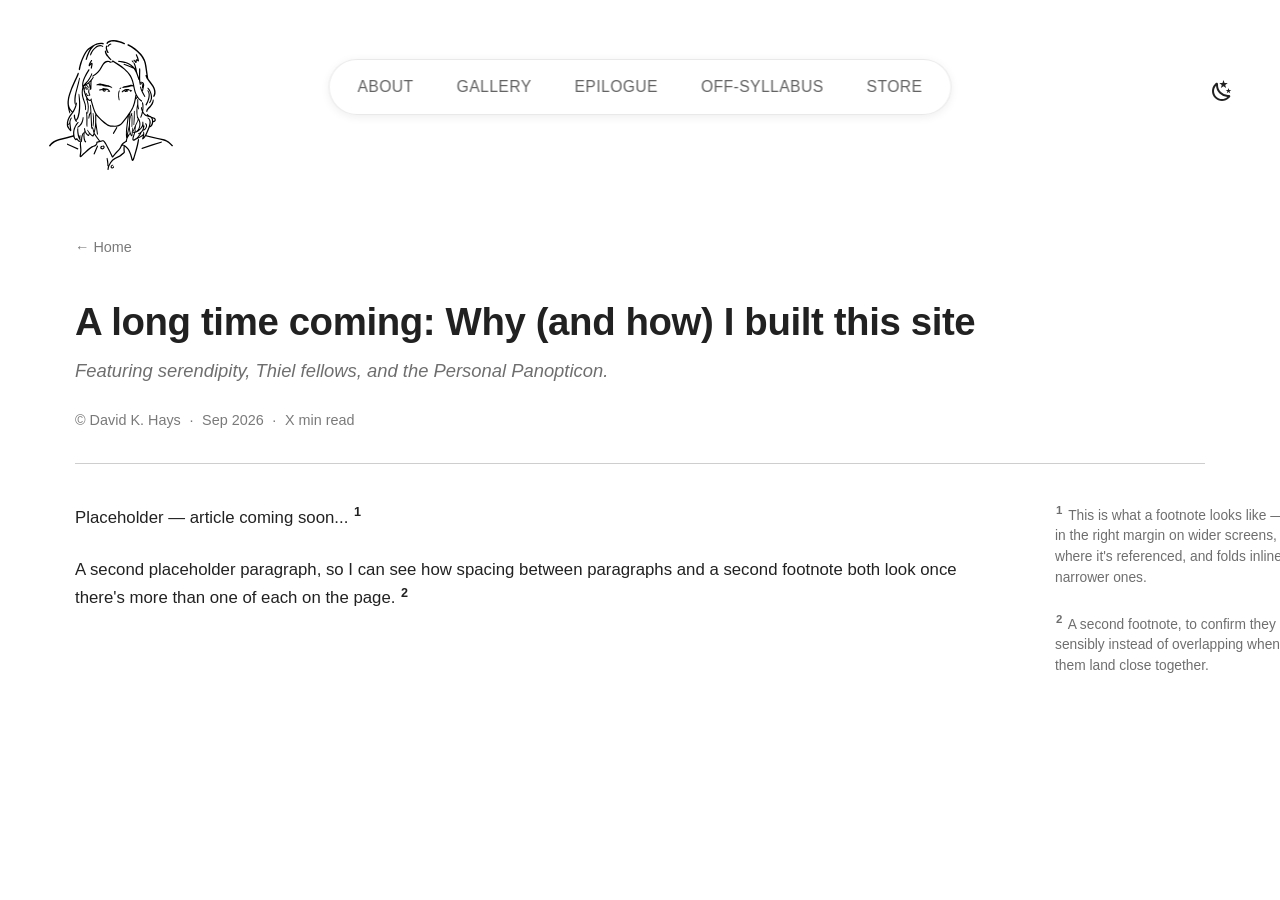
<file: siteception/index.html>
<!doctype html>
<html lang="en" class="no-js">
  <head>
    
  <meta charset="utf-8">
  <meta name="viewport" content="width=device-width,initial-scale=1">
  
    <meta name="description" content="Why (and how) I built this site.">
  
  
  
    <link rel="canonical" href="https://davidkhays.com/siteception/">
  
  
  
  
    
  
  
    <link rel="icon" href="data:image/svg+xml,%3Csvg xmlns='http://www.w3.org/2000/svg' viewBox='0 0 100 100'%3E%3Ctext y='.9em' font-size='90'%3E%F0%9F%9A%80%3C/text%3E%3C/svg%3E">
  
  <meta name="generator" content="mkdocs-1.6.1, mkdocs-material-9.7.7">

    
      
        <title>A long time coming - David K. Hays</title>
      
    
    
      <link rel="stylesheet" href="../assets/stylesheets/main.ec1eaa64.min.css">
      
        
        <link rel="stylesheet" href="../assets/stylesheets/palette.ab4e12ef.min.css">
      
      


    
    
      
    
    
      
    
    
      <link rel="stylesheet" href="../assets/stylesheets/extra.css">
    
    <script>__md_scope=new URL("..",location),__md_hash=e=>[...e].reduce(((e,_)=>(e<<5)-e+_.charCodeAt(0)),0),__md_get=(e,_=localStorage,t=__md_scope)=>JSON.parse(_.getItem(t.pathname+"."+e)),__md_set=(e,_,t=localStorage,a=__md_scope)=>{try{t.setItem(a.pathname+"."+e,JSON.stringify(_))}catch(e){}}</script>
    
      

    
    
  <meta property="og:type" content="website">
  <meta property="og:site_name" content="David K. Hays">
  <meta property="og:title" content="David K. Hays">
  <meta property="og:description" content="Award-winning writer and photographer; amateur brain surgeon.">
  <meta property="og:url" content="https://davidkhays.com/siteception/">
  <meta property="og:image" content="https://davidkhays.com/assets/images/social-preview.png">
  <meta name="twitter:card" content="summary_large_image">

  </head>
  
  
    
    
      
    
    
    
    
    <body dir="ltr" data-md-color-scheme="default" data-md-color-primary="indigo" data-md-color-accent="indigo">
  
    
    <input class="md-toggle" data-md-toggle="drawer" type="checkbox" id="__drawer" autocomplete="off">
    <input class="md-toggle" data-md-toggle="search" type="checkbox" id="__search" autocomplete="off">
    <label class="md-overlay" for="__drawer"></label>
    <div data-md-component="skip">
      
    </div>
    <div data-md-component="announce">
      
    </div>
    
    
      <div class="dkh-aurora-bg" aria-hidden="true" data-dkh-aurora-blobs>
  <div class="dkh-aurora-bg__stars" data-dkh-stars></div>
  <div class="dkh-aurora-bg__rays" data-dkh-rays></div>
</div>


  

<header class="md-header dkh-header md-header--shadow" data-md-component="header">
  <nav class="md-header__inner md-grid" aria-label="Header">
    <a href=".." title="David K. Hays" class="md-header__button md-logo" aria-label="David K. Hays" data-md-component="logo">
      <span class="dkh-logo-swap">
  <img class="dkh-logo-swap__base" src="../assets/images/eyes-open.svg" alt="David K. Hays — home">
  <img class="dkh-logo-swap__hover" src="../assets/images/eyes-closed.svg" alt="" aria-hidden="true">
</span>
    </a>
    
      <label class="md-header__button md-icon" for="__drawer">
        
        <svg xmlns="http://www.w3.org/2000/svg" viewBox="0 0 24 24"><path d="M3 6h18v2H3zm0 5h18v2H3zm0 5h18v2H3z"/></svg>
      </label>

      <!-- Condensed, centered nav (desktop only; see extra.css for the breakpoint) -->
      <ul class="dkh-nav">
        
          
        
          
            <li class="dkh-nav__item">
              <a href="../about.md" class="dkh-nav__link">About</a>
            </li>
          
        
          
            <li class="dkh-nav__item">
              <a href="../gallery.md" class="dkh-nav__link">Gallery</a>
            </li>
          
        
          
            <li class="dkh-nav__item">
              <a href="../epilogue/" class="dkh-nav__link">EPILOGUE</a>
            </li>
          
        
          
            <li class="dkh-nav__item">
              <a href="../off-syllabus/index.md" class="dkh-nav__link">OFF-SYLLABUS</a>
            </li>
          
        
          
            <li class="dkh-nav__item">
              <a href="../store.md" class="dkh-nav__link">Store</a>
            </li>
          
        
      </ul>
    

    <div class="md-header__title" data-md-component="header-title">
      <div class="md-header__ellipsis">
        <div class="md-header__topic">
          <span class="md-ellipsis">
            David K. Hays
          </span>
        </div>
        <div class="md-header__topic" data-md-component="header-topic">
          <span class="md-ellipsis">
            
              A long time coming
            
          </span>
        </div>
      </div>
    </div>
    
      
        <form class="md-header__option" data-md-component="palette">
  
    
    
    
    <input class="md-option" data-md-color-media="" data-md-color-scheme="default" data-md-color-primary="indigo" data-md-color-accent="indigo"  aria-label="EXCITA AURORAM"  type="radio" name="__palette" id="__palette_0">
    
      <label class="md-header__button md-icon" title="EXCITA AURORAM" for="__palette_1" hidden>
        <svg xmlns="http://www.w3.org/2000/svg" viewBox="0 0 24 24"><path d="m17.75 4.09-2.53 1.94.91 3.06-2.63-1.81-2.63 1.81.91-3.06-2.53-1.94L12.44 4l1.06-3 1.06 3zm3.5 6.91-1.64 1.25.59 1.98-1.7-1.17-1.7 1.17.59-1.98L15.75 11l2.06-.05L18.5 9l.69 1.95zm-2.28 4.95c.83-.08 1.72 1.1 1.19 1.85-.32.45-.66.87-1.08 1.27C15.17 23 8.84 23 4.94 19.07c-3.91-3.9-3.91-10.24 0-14.14.4-.4.82-.76 1.27-1.08.75-.53 1.93.36 1.85 1.19-.27 2.86.69 5.83 2.89 8.02a9.96 9.96 0 0 0 8.02 2.89m-1.64 2.02a12.08 12.08 0 0 1-7.8-3.47c-2.17-2.19-3.33-5-3.49-7.82-2.81 3.14-2.7 7.96.31 10.98 3.02 3.01 7.84 3.12 10.98.31"/></svg>
      </label>
    
  
    
    
    
    <input class="md-option" data-md-color-media="" data-md-color-scheme="slate" data-md-color-primary="indigo" data-md-color-accent="indigo"  aria-label="FIAT LUX"  type="radio" name="__palette" id="__palette_1">
    
      <label class="md-header__button md-icon" title="FIAT LUX" for="__palette_0" hidden>
        <svg xmlns="http://www.w3.org/2000/svg" viewBox="0 0 24 24"><path d="M12 7a5 5 0 0 1 5 5 5 5 0 0 1-5 5 5 5 0 0 1-5-5 5 5 0 0 1 5-5m0 2a3 3 0 0 0-3 3 3 3 0 0 0 3 3 3 3 0 0 0 3-3 3 3 0 0 0-3-3m0-7 2.39 3.42C13.65 5.15 12.84 5 12 5s-1.65.15-2.39.42zM3.34 7l4.16-.35A7.2 7.2 0 0 0 5.94 8.5c-.44.74-.69 1.5-.83 2.29zm.02 10 1.76-3.77a7.131 7.131 0 0 0 2.38 4.14zM20.65 7l-1.77 3.79a7.02 7.02 0 0 0-2.38-4.15zm-.01 10-4.14.36c.59-.51 1.12-1.14 1.54-1.86.42-.73.69-1.5.83-2.29zM12 22l-2.41-3.44c.74.27 1.55.44 2.41.44.82 0 1.63-.17 2.37-.44z"/></svg>
      </label>
    
  
</form>
      
    
    
      <script>var palette=__md_get("__palette");if(palette&&palette.color){if("(prefers-color-scheme)"===palette.color.media){var media=matchMedia("(prefers-color-scheme: light)"),input=document.querySelector(media.matches?"[data-md-color-media='(prefers-color-scheme: light)']":"[data-md-color-media='(prefers-color-scheme: dark)']");palette.color.media=input.getAttribute("data-md-color-media"),palette.color.scheme=input.getAttribute("data-md-color-scheme"),palette.color.primary=input.getAttribute("data-md-color-primary"),palette.color.accent=input.getAttribute("data-md-color-accent")}for(var[key,value]of Object.entries(palette.color))document.body.setAttribute("data-md-color-"+key,value)}</script>
    
    
    
    
  </nav>
  
</header><div class="dkh-blur-overlay" aria-hidden="true"></div><button type="button" class="dkh-scrolltop" aria-label="Scroll to top">
  <svg viewBox="0 0 24 24" xmlns="http://www.w3.org/2000/svg" aria-hidden="true">
    <path d="M12 19V5M5 12l7-7 7 7" fill="none" stroke="currentColor" stroke-width="2" stroke-linecap="round" stroke-linejoin="round"/>
  </svg>
</button>
    
    <div class="md-container" data-md-component="container">
      
      
        
          
        
      
      <main class="md-main" data-md-component="main">
        <div class="md-main__inner md-grid">
          
            
              
              <div class="md-sidebar md-sidebar--primary" data-md-component="sidebar" data-md-type="navigation" >
                <div class="md-sidebar__scrollwrap">
                  <div class="md-sidebar__inner">
                    



<nav class="md-nav md-nav--primary" aria-label="Navigation" data-md-level="0">
  
  <div class="dkh-drawer-pill-wrap">
    <ul class="md-nav__list" data-md-scrollfix>
      
        
      
        
          
          
  
  
  
  
    <li class="md-nav__item">
      <a href="../about.md" class="md-nav__link">
        
  
  
  <span class="md-ellipsis">
    
  
    About
  

    
  </span>
  
  

      </a>
    </li>
  

        
      
        
          
          
  
  
  
  
    <li class="md-nav__item">
      <a href="../gallery.md" class="md-nav__link">
        
  
  
  <span class="md-ellipsis">
    
  
    Gallery
  

    
  </span>
  
  

      </a>
    </li>
  

        
      
        
          
          
  
  
  
  
    <li class="md-nav__item">
      <a href="../epilogue/" class="md-nav__link">
        
  
  
  <span class="md-ellipsis">
    
  
    EPILOGUE
  

    
  </span>
  
  

      </a>
    </li>
  

        
      
        
          
          
  
  
  
  
    <li class="md-nav__item">
      <a href="../off-syllabus/index.md" class="md-nav__link">
        
  
  
  <span class="md-ellipsis">
    
  
    OFF-SYLLABUS
  

    
  </span>
  
  

      </a>
    </li>
  

        
      
        
          
          
  
  
  
  
    <li class="md-nav__item">
      <a href="../store.md" class="md-nav__link">
        
  
  
  <span class="md-ellipsis">
    
  
    Store
  

    
  </span>
  
  

      </a>
    </li>
  

        
      
    </ul>
    <label class="dkh-drawer-close" for="__drawer" aria-label="Close menu">
      <svg viewBox="0 0 24 24" xmlns="http://www.w3.org/2000/svg" aria-hidden="true">
        <path d="M6 6L18 18M18 6L6 18" stroke="currentColor" stroke-width="1.6" stroke-linecap="round"/>
      </svg>
    </label>
  </div>
</nav>
                  </div>
                </div>
              </div>
            
            
              
              <div class="md-sidebar md-sidebar--secondary" data-md-component="sidebar" data-md-type="toc" >
                <div class="md-sidebar__scrollwrap">
                  <div class="md-sidebar__inner">
                    

<nav class="md-nav md-nav--secondary" aria-label="Table of contents">
  
  
  
  
</nav>
                  </div>
                </div>
              </div>
            
          
          
            <div class="md-content" data-md-component="content">
              
              <article class="md-content__inner md-typeset">
                
                  



<article class="dkh-post">
  <a href="../" class="dkh-post__back">&larr; Home</a>

  <h1 class="dkh-post__title">A long time coming: Why (and how) I built this site</h1>
  <p class="dkh-post__subtitle">Featuring serendipity, Thiel fellows, and the Personal Panopticon.</p>

  <div class="dkh-post__meta">
    <span>© David K. Hays</span>
    <span aria-hidden="true">&middot;</span>
    <span>Sep 2026</span>
    <span aria-hidden="true">&middot;</span>
    <span>X min read</span>
  </div>

  <div class="dkh-post__body">
    <p>
      Placeholder — article coming soon...
      <span class="dkh-footnote"><sup>1</sup><span class="dkh-footnote__text"><sup>1</sup> This is what a footnote looks like — it lives in the right margin on wider screens, right where it's referenced, and folds inline on narrower ones.</span></span>
    </p>
    <p>
      A second placeholder paragraph, so I can see how spacing between paragraphs and a second footnote both
      look once there's more than one of each on the page.
      <span class="dkh-footnote"><sup>2</sup><span class="dkh-footnote__text"><sup>2</sup> A second footnote, to confirm they stack sensibly instead of overlapping when two of them land close together.</span></span>
    </p>
  </div>
</article>







  
  






                
              </article>
            </div>
          
          
<script>var target=document.getElementById(location.hash.slice(1));target&&target.name&&(target.checked=target.name.startsWith("__tabbed_"))</script>
        </div>
        
      </main>
      
        
      
    </div>
    <div class="md-dialog" data-md-component="dialog">
      <div class="md-dialog__inner md-typeset"></div>
    </div>
    
    
    
      
      
      <script id="__config" type="application/json">{"annotate": null, "base": "..", "features": [], "search": "../assets/javascripts/workers/search.2c215733.min.js", "tags": null, "translations": {"clipboard.copied": "Copied to clipboard", "clipboard.copy": "Copy to clipboard", "search.result.more.one": "1 more on this page", "search.result.more.other": "# more on this page", "search.result.none": "No matching documents", "search.result.one": "1 matching document", "search.result.other": "# matching documents", "search.result.placeholder": "Type to start searching", "search.result.term.missing": "Missing", "select.version": "Select version"}, "version": null}</script>
    
    
      <script src="../assets/javascripts/bundle.d7400e89.min.js"></script>
      
        <script src="../assets/javascripts/extra.js"></script>
      
    
  </body>
</html>
</file>
<file: assets/stylesheets/extra.css>
/* --- Monochrome palette --------------------------------------------------------------------
   Material's link/accent color (hover, active nav item, focus rings) defaults to indigo/blue
   from its built-in primary/accent palette and doesn't have a clean "just make it black" named
   option — the closest built-in choice (primary: black) still hardcodes indigo back in for
   --md-typeset-a-color as a special case, and accent has no black/white entry at all. Overriding
   the resulting variables directly instead, site-wide, per SITEMAP's plain black/gray/white look.
   Targets `body` specifically, not :root: Material's palette JS sets
   data-md-color-primary="indigo" (the default, since we don't configure one) directly on <body>,
   and a rule's OWN declaration on an element always wins over an inherited value from an ancestor
   regardless of the ancestor rule's specificity or !important — so overriding at :root never
   reached body's subtree. !important here beats that (non-important) indigo rule since both now
   target body directly, where importance is what decides the winner. */
body {
  --md-accent-fg-color: var(--md-default-fg-color) !important;
  --md-accent-fg-color--transparent: var(--md-default-fg-color--lightest) !important;
  --md-typeset-a-color: var(--md-default-fg-color) !important;
}

/* --- Dark mode: aurora background -----------------------------------------------------------
   iMessage's "Aurora" dark theme: a night-sky base, individually-twinkling stars, and slow
   drifting colorful glows behind everything. Scoped entirely to
   body[data-md-color-scheme="slate"] — .dkh-aurora-bg is display:none by default, so light mode
   is completely untouched no matter what's inside it. Material's own `body{background-color:
   var(--md-default-bg-color)}` is opaque and would otherwise paint over this, hence the
   transparent override below (dark mode only, same selector). Everything opaque on top (header
   once scrolled, .dkh-box cards) still uses --md-default-bg-color as normal, so legibility is
   unaffected — this only shows through genuinely transparent/blurred areas.
   (Tried keeping this always-present at opacity:0 instead of display:none, on the theory that it'd
   let iOS pre-build its expensive blurred layers ahead of time and avoid a first-toggle stutter —
   measured no improvement on an actual iPhone, so reverted. Also tried masking the stutter with a
   brief loading spinner instead of eliminating it — also reverted, no improvement measured. The
   iPhone-only first-toggle stutter/black-screen issue is still open.) */
/* Material's own slate defaults (hsla(...,90%,0.82) / 0.56) read as a muted mid-gray, not
   dark-mode-appropriate near-white — brightened here the same way the monochrome accent override
   at the top of this file replaces Material's palette variables, scoped to slate only so light
   mode's near-black text is untouched. Everything using these variables (headings, body text,
   nav) picks this up automatically. */
body[data-md-color-scheme="slate"] {
  background-color: transparent;
  --md-default-fg-color: rgba(255, 255, 255, 0.94);
  --md-default-fg-color--light: rgba(255, 255, 255, 0.75);
}
.dkh-aurora-bg {
  display: none;
}
body[data-md-color-scheme="slate"] .dkh-aurora-bg {
  display: block;
  position: fixed;
  inset: 0;
  z-index: -1;
  overflow: hidden;
  background: linear-gradient(to bottom, #030105 0%, #110226 50%, #1f1533 90%, #4c3932 100%);
  pointer-events: none;
}
.dkh-aurora-bg__stars,
.dkh-aurora-bg__rays {
  position: absolute;
  inset: 0;
}
.dkh-aurora-bg__star {
  position: absolute;
  width: var(--dkh-star-size);
  height: var(--dkh-star-size);
  border-radius: 50%;
  background: #fff;
  opacity: 0;
  animation: dkh-twinkle var(--dkh-twinkle-duration) ease-in-out var(--dkh-twinkle-delay) infinite;
}
@keyframes dkh-twinkle {
  0%, 100% { opacity: 0; }
  50% { opacity: var(--dkh-twinkle-peak); }
}
/* Orion's Belt (extra.js) uses this instead of the twinkle animation — it's meant to read as a
   fixed, recognizable asterism, not blend into the ambient scatter's flicker. */
.dkh-aurora-bg__star--static {
  animation: none;
  opacity: var(--dkh-twinkle-peak);
}
/* Aurora blobs: 5 full-viewport-sized, heavily-blurred circles (extra.js creates and animates
   them), each doing a slow independent random walk plus a gentle scale pulse, cross-fading through
   a few saturated color palettes over time. Ported closely from a reference the user found and
   pointed me at directly (colors, blur radius, sizing, walk/parallax logic) rather than designed
   from scratch — earlier attempts (blurred ribbon shapes, then a flow-field particle system) were
   both built from first principles and neither actually read as "aurora." */
.dkh-aurora-bg__blob {
  position: absolute;
  inset: 0;
  width: 100%;
  height: 100%;
  border-radius: 50%;
  filter: blur(60px);
  opacity: 0;
  transition: opacity 4s ease-in-out;
  will-change: transform, opacity;
}
/* Diagonal light rays: thin, soft-edged streaks layered on top of the blobs, angled from the
   top-left down toward bottom-center. CSS rotate() is clockwise for positive angles, and clockwise
   from "straight down" swings the bottom end LEFT (6 o'clock -> 7 -> 8), not right — counter to
   how it reads at first glance. A NEGATIVE angle (extra.js) is what swings the bottom end toward
   the right/center, which combined with each ray starting in the left portion of the viewport is
   what actually produces the top-left-to-bottom-center direction. Opacity (fade in/out) and
   margin-left (sideways drift) are both driven directly by extra.js on every animation frame
   rather than CSS @keyframes — see the comment at the top of that ray IIFE for why (a mobile-only
   bug where CSS animations could get stuck after the light/dark toggle). Rotation stays a static,
   per-ray CSS variable rather than something JS touches every frame, since it never needs to
   change. */
.dkh-aurora-bg__ray {
  position: absolute;
  top: 0;
  width: 8vw;
  height: 140vh;
  background: linear-gradient(
    to bottom,
    transparent 0%,
    rgba(178, 24, 43, 0.5) 15%,
    rgba(140, 20, 55, 0.5) 35%,
    rgba(150, 40, 200, 0.42) 55%,
    rgba(178, 24, 43, 0.46) 78%,
    transparent 100%
  );
  filter: blur(14px);
  transform: rotate(var(--dkh-ray-angle));
  transform-origin: top center;
  mix-blend-mode: screen;
  opacity: 0;
  will-change: opacity, margin-left;
}
/* Secondary ray set (extra.js): same shape/motion, positioned further right, much lower peak
   opacity, and a paler gradient — more white, less saturated red/purple — than the primary set. */
.dkh-aurora-bg__ray--pale {
  background: linear-gradient(
    to bottom,
    transparent 0%,
    rgba(255, 210, 215, 0.42) 15%,
    rgba(220, 90, 120, 0.4) 40%,
    rgba(255, 200, 205, 0.36) 65%,
    transparent 100%
  );
}
@media (prefers-reduced-motion: reduce) {
  .dkh-aurora-bg__star {
    animation: none;
    opacity: var(--dkh-twinkle-peak);
  }
  .dkh-aurora-bg__blob {
    transition: none;
  }
}
/* Mobile only: no blurred blobs, AND no position:fixed on the aurora background itself. Two
   separate bugs were happening together on iPhone here, confirmed separately:
   1. The first light-to-dark switch visibly froze the page for a few seconds — traced to the cost
      of building several heavily-blurred, full-viewport GPU layers all at once (5 blobs at 60px
      blur, up to 20 rays at 14px blur). Fixed by dropping the blobs on mobile — the biggest single
      cost (60px blur on 5 full-viewport circles) — while keeping the (much cheaper, 14px blur)
      rays and the plain unblurred stars/Orion's Belt. If rays alone turn out to still cause a
      freeze, drop `.dkh-aurora-bg__ray` back into the display:none rule below too.
   2. Separately, the top and bottom of the screen would black out after switching to dark and stay
      that way even after switching back to light, until a full reload. This persisted even with
      every blurred layer removed, ruling out blur/GPU cost as ITS cause. The actual suspect was
      .dkh-aurora-bg's own position:fixed — this project already hit and fixed the exact same
      category of bug for the header earlier (fixed/sticky elements misbehaving around Safari's
      dynamic collapsing toolbar); this applies that same fix here: position:absolute instead of
      fixed on mobile, so it's laid out relative to body (which already has position:relative, and
      naturally spans the full page height) rather than pinned to the viewport. body's own
      background-color is set to match as a fallback so there's no gap if the absolutely-positioned
      layer doesn't extend as far as body does. Desktop is completely unaffected either way — every
      rule here only exists below the breakpoint. */
@media screen and (max-width: 960px) {
  .dkh-aurora-bg__blob {
    display: none;
  }
  body[data-md-color-scheme="slate"] {
    background: linear-gradient(to bottom, #030105 0%, #110226 50%, #1f1533 90%, #4c3932 100%);
  }
  body[data-md-color-scheme="slate"] .dkh-aurora-bg {
    position: absolute;
    top: -150px;
    left: 0;
    right: 0;
    bottom: 0;
  }
  .dkh-aurora-bg__ray {
    width: 32vw;
  }
  .dkh-aurora-bg__ray--pale {
    display: none;
  }
}

/* --- Mobile nav drawer ------------------------------------------------------------------------
   Only reachable below the 960px breakpoint where the header nav switches to the hamburger (see
   .dkh-nav below) — otherwise unstyled, so it still looked like stock Material (indigo title
   band, blue hover/active links) next to this site's plain monochrome header nav. */
/* No "drawer panel" look at all anymore: Material's off-canvas sidebar is a narrow (12.1rem),
   solid-background strip that slides in from the left — stretched here to the full viewport
   width with a transparent background instead, so only the dimmed page (the existing .md-overlay
   scrim) shows behind the glass pill, which now centers on the whole screen rather than within a
   strip.
   Fades in place instead of Material's own slide-in-from-the-left: no transform at all now, just
   opacity — a directional wipe didn't make sense once the "drawer" isn't a strip anymore. Once it
   doesn't move, .md-sidebar--primary doesn't need the off-screen-left positioning trick either,
   so `left` just sits at 0 permanently (opacity handles show/hide).
   !important throughout: Material's own `[dir=ltr] .md-sidebar--primary{left:-12.1rem}` is an
   attribute+class selector (0,2,0), out-specificities a plain class (0,1,0) — same pattern hit
   several times elsewhere in this file; without it here the same properties silently keep
   Material's stale values instead of the ones set below. */
@media screen and (max-width: 960px) {
  .md-sidebar--primary {
    left: 0 !important;
    width: 100vw !important;
    background-color: transparent !important;
    /* The panel is a real full-viewport DOM element now (not just a visual illusion), sitting at
       Material's own z-index:5 — above the header (z-index:4) and its hamburger button. Left
       clickable, it silently eats every click on the screen, including on the hamburger itself —
       pointer-events:none here lets clicks fall through to whatever's actually underneath (the
       header's hamburger, or the .md-overlay scrim that closes the drawer on an outside click) at
       all times, since only the pill + its close button (the .dkh-drawer-pill-wrap rule below)
       are meant to be clickable, not the full-screen transparent area around them.
       No opacity/transition here — see .dkh-drawer-pill-wrap below for where the fade actually
       lives and why. `opacity` animating on any ancestor of a backdrop-filter element creates a
       new "backdrop root" per spec, constraining the filter to sample only what's painted within
       that same isolated layer — tried the fade here first specifically to keep backdrop-filter
       able to reach the real page behind it, but between that and smooth animation, smooth
       animation is what was asked for. So: no backdrop-filter on the pill at all anymore either
       (see .md-nav__list below) — pointless to keep an "always-broken-here" filter around paying
       for nothing. */
    pointer-events: none;
  }
  [data-md-toggle="drawer"]:checked ~ .md-container .md-sidebar--primary {
    /* Material's own checked-state rule also sets transform:translateX(12.1rem) — that was the
       slide distance for its old off-canvas mechanic, which no longer applies now that the panel
       fades in place, but removing my OWN transform override didn't remove Material's; it was
       still shifting everything inside 12.1rem (242px at this root font-size) to the right. */
    transform: translateX(0) !important;
  }
  /* Material's scrim defaults to a fairly heavy 54%-black dim (#0000008a) — moderate dimming is
     fine (confirmed), but the pill's own glass treatment had to fight that darkness with a strong
     brightness() boost to read as "white" rather than "muddy". Lightening the scrim itself here
     means less darkness to compensate for in the first place. */
  .md-overlay {
    background-color: rgba(0, 0, 0, 0.32);
  }
}
/* No logo/title row anymore (see overrides/partials/nav.html) — the header icon is always on
   screen already, so center the list itself both vertically and horizontally within the full
   viewport (now that the panel spans it) instead of anchoring it under a title row. flex:none
   keeps it sized to its own content rather than stretching to fill the column the way Material's
   default flex:1 list would.
   background-color:transparent: Material's `.md-nav--primary,.md-nav--primary .md-nav` carries
   its OWN solid background (separate from .md-sidebar--primary's, already overridden above) —
   missed the first time, so once the nav element grew to fill the full viewport along with the
   sidebar, THIS is what was actually painting the whole screen white/dark behind the pill. */
.md-nav--primary,
.md-nav--primary .md-nav {
  justify-content: center;
  align-items: center;
  background-color: transparent !important;
}
/* position:relative anchor for the close button (absolutely positioned at its corner); shrink-
   wraps to the pill's own size for free, since it's a flex child of a column container with
   align-items:center (default content-sized cross-axis, no extra width:fit-content trick needed). */
.dkh-drawer-pill-wrap {
  position: relative;
  /* This IS where the fade lives — smooth animation was the priority once it was clear
     backdrop-filter couldn't work here anyway (see .md-nav__list below), so there's no more
     reason to keep the opacity transition on the distant .md-sidebar--primary ancestor; animating
     it directly on this (small, simple) element is cheap. Also handles the pointer-events split:
     only the pill + its close button (not the full-screen transparent area around them) should be
     clickable, and only while the drawer is actually open. */
  opacity: 0;
  pointer-events: none;
  transition: opacity 0.2s ease;
}
[data-md-toggle="drawer"]:checked ~ .md-container .dkh-drawer-pill-wrap {
  opacity: 1;
  pointer-events: auto;
}
/* No backdrop-filter here (unlike the desktop condensed nav pill, .dkh-nav): it needs an ancestor
   between it and .md-sidebar--primary to NOT animate opacity in order to see past that ancestor
   and blur the real page (see .md-sidebar--primary's comment) — but the fade needing to live
   right on .dkh-drawer-pill-wrap for smooth animation puts that ancestor's opacity transition
   exactly where backdrop-filter can't tolerate it. So: plain translucent tint instead of true
   glass — much higher opacity than the desktop pill's 55% so it still reads as a clean, bright
   surface rather than something that looks like it's TRYING to be glassy and failing. Taller
   capsule instead of a wide one, to hold a vertically stacked list instead of a horizontal row.
   No divider lines between items (Material's default .md-nav__item border-top) — consistent
   internal spacing reads as one glass object instead of a sectioned list. */
.md-nav--primary .md-nav__list {
  flex: none;
  /* vw, not % — .dkh-drawer-pill-wrap (this element's direct parent since the close-button change)
     shrink-wraps to ITS content, i.e. this list, so a % width here has no well-defined parent size
     to resolve against (circular: wrapper waits on list, list wants a % of wrapper). That
     resolved to some arbitrary/too-narrow value in practice, wrapping "OFF-SYLLABUS" — vw sizes
     against the true viewport instead, sidestepping the circularity entirely. */
  width: min(80vw, 300px);
  max-height: 80vh;
  overflow-y: auto;
  margin: 0;
  padding: 0.6rem;
  border-radius: 26px;
  background: color-mix(in srgb, var(--md-default-bg-color) 90%, transparent);
  border: 1px solid color-mix(in srgb, var(--md-default-fg-color) 10%, transparent);
  box-shadow:
    inset 0 1px 1px color-mix(in srgb, white 55%, transparent),
    0 8px 30px color-mix(in srgb, black 12%, transparent);
}
[data-md-color-scheme="slate"] .md-nav--primary .md-nav__list {
  box-shadow:
    inset 0 1px 1px color-mix(in srgb, white 12%, transparent),
    0 8px 30px color-mix(in srgb, black 40%, transparent);
}
/* Close (X) button: an explicit, always-visible way to close the drawer — tapping the dimmed
   background to close isn't an obvious affordance on its own. Sits as a small solid badge at the
   pill's corner (slightly overlapping its border, the usual modal-close convention) rather than
   inset within it, so it reads as clearly separate from the nav items. Same <label for="__drawer">
   toggle mechanism as the hamburger — no JS needed. */
.dkh-drawer-close {
  position: absolute;
  top: -10px;
  right: -10px;
  width: 30px;
  height: 30px;
  display: flex;
  align-items: center;
  justify-content: center;
  border-radius: 50%;
  background: var(--md-default-bg-color);
  border: 1px solid color-mix(in srgb, var(--md-default-fg-color) 14%, transparent);
  box-shadow: 0 3px 10px color-mix(in srgb, black 18%, transparent);
  color: var(--md-default-fg-color);
  cursor: pointer;
  opacity: 0.9;
  transition: opacity 0.2s ease, transform 0.15s ease;
}
.dkh-drawer-close svg {
  width: 13px;
  height: 13px;
}
.dkh-drawer-close:hover {
  opacity: 1;
}
.dkh-drawer-close:active {
  transform: scale(0.9);
}
.md-nav--primary .md-nav__item {
  border-top: none;
}
/* Match .dkh-nav__link's text styling (font-size/weight/letter-spacing/transform/opacity) so the
   drawer reads as the same nav, not a different component; each item gets its own rounded
   highlight (like the desktop pill's per-link hover) rather than a plain text row. */
.md-nav--primary .md-nav__link {
  font-size: 0.78rem;
  font-weight: 500;
  letter-spacing: 0.03em;
  text-transform: uppercase;
  opacity: 0.7;
  /* Material's own .md-nav__link is display:flex (not a plain text block), so text-align alone
     wouldn't center it — justify-content is what actually centers a flex child's content. */
  justify-content: center;
  text-align: center;
  border-radius: 999px;
  padding: 0.7rem 1rem;
  margin: 0.1rem 0;
  transition: opacity 0.2s ease, background-color 0.25s cubic-bezier(0.4, 0, 0.2, 1);
}
.md-nav--primary .md-nav__link:hover,
.md-nav--primary .md-nav__item--active > .md-nav__link {
  opacity: 1;
  background-color: color-mix(in srgb, var(--md-default-fg-color) 8%, transparent);
}
/* Staggered fade-in for each nav item once the drawer is open (opacity only — no transform/motion,
   both per the "no directional movement" request and because animating transform on 5 items at
   once, on top of the panel's own opacity fade recompositing the backdrop-filtered pill every
   frame, was the likely source of the reported jank; opacity-only is far cheaper to composite).
   #__drawer and .md-container are true siblings directly under <body> (see base.html), so
   :checked ~ .md-container correctly scopes this to only when the drawer is open, and re-fires
   the animation fresh each time it's reopened. */
@keyframes dkh-nav-item-in {
  from {
    opacity: 0;
  }
  to {
    opacity: 1;
  }
}
#__drawer:checked ~ .md-container .md-nav--primary .md-nav__list > .md-nav__item {
  animation: dkh-nav-item-in 0.3s ease both;
}
#__drawer:checked ~ .md-container .md-nav--primary .md-nav__list > .md-nav__item:nth-child(1) { animation-delay: 0.08s; }
#__drawer:checked ~ .md-container .md-nav--primary .md-nav__list > .md-nav__item:nth-child(2) { animation-delay: 0.12s; }
#__drawer:checked ~ .md-container .md-nav--primary .md-nav__list > .md-nav__item:nth-child(3) { animation-delay: 0.16s; }
#__drawer:checked ~ .md-container .md-nav--primary .md-nav__list > .md-nav__item:nth-child(4) { animation-delay: 0.2s; }
#__drawer:checked ~ .md-container .md-nav--primary .md-nav__list > .md-nav__item:nth-child(5) { animation-delay: 0.24s; }

/* Material hides the logo entirely below 76.234375em by default (`.md-logo{display:none}`),
   expecting the site-title text to show instead — but we hide that title text too (see
   .dkh-header .md-header__title above), so without this the logo just vanishes there. Kept at
   Material's own breakpoint (not the tighter 960px one below): this range needs to cover all the
   way up to 76.234375em regardless of where OUR nav-pill/hamburger switch happens, since Material
   hides the logo independently of that. */
@media screen and (max-width: 76.234375em) {
  .md-header__button.md-logo {
    display: block;
  }
}
/* --- Header nav <-> hamburger switch: 960px, not Material's 76.25em (1220px) default -----------
   Measured where the condensed nav pill's own edge actually gets close to the logo/toggle (the
   binding constraint is the logo side): comfortable down to ~1000px, 16px from touching at 950px,
   already overlapping by 900px. 960px keeps a small buffer before that overlap while still only
   switching once the pill is genuinely running out of room, per request, rather than Material's
   default (which left a few hundred px of unused space on both sides before switching).
   Two rules, not one: Material's own hamburger-hiding rule only fires above 76.25em, so without
   an explicit override here the hamburger would show *alongside* the nav pill in the 960px–1220px
   gap between our breakpoint and Material's. */
@media screen and (max-width: 960px) {
  .md-header__button[for="__drawer"] {
    /* Default flex order would put the hamburger right after the logo (near the left), since
       it's second in the header's DOM order. Teddy's mobile header instead clusters the menu
       control on the right, next to the theme toggle — reordered here with `order` rather than
       moving it in the template, since nothing else depends on its DOM position. */
    order: 2;
    align-self: center;
    transform: translateY(-0.75rem);
    margin-left: 0.5rem;
  }
}
@media screen and (min-width: 960px) {
  .md-header__button[for="__drawer"] {
    display: none;
  }
}
/* True mobile only: center the logo instead of leaving it left-aligned. Pulling it out of flex
   flow (so hamburger + toggle can still sit independently at the right) drops the row's natural
   height (which otherwise comes from the tall 6.5rem icon), so min-height keeps the header from
   collapsing — sized a bit past the icon itself, not exactly to it, so centering it doesn't need
   an extra offset to avoid clipping its top edge against the row's bounds (an earlier attempt
   reused the nav's -0.75rem "nudge up" offset here too, which was only ever meant to compensate
   for the icon pushing the *nav* down, not for the icon centering itself — self-referential, so
   it just pushed the icon partly above the header instead). */
@media screen and (max-width: 37.5em) {
  .dkh-header .md-header__inner {
    /* +14px here (not just on the icon below) so everything after the header — the hero heading,
       "Hi! I'm David...", all of it — shifts down by the same 14px too, since that content begins
       right where this box ends. The icon's own +7px (half of 14px) is what actually lands it at
       "shifted down by 14px": growing the box by 14px already moves its centerpoint (and so the
       icon, which tracks top:50%) down by half that on its own, so the icon only needs to make up
       the other half itself. */
    min-height: calc(7rem + 14px);
  }
  .md-header__button.md-logo {
    position: absolute;
    left: 50%;
    top: calc(50% + 7px);
    transform: translate(-50%, -50%);
  }
}

/* --- Full-bleed content area ------------------------------------------------------------------
   Material sizes .md-content for a two-sidebar docs layout even with both sidebars hidden, which
   left our full-width sections double-padded and off-center. Reset to full width here (site-wide,
   not just the home page) since every future page reuses this same header/layout shell.
   .md-main__inner is a flex row (not grid), so a display:none sidebar already drops out of the
   flow on its own at desktop width — no need to also zero .md-sidebar's width, which would break
   the mobile drawer (a position:fixed panel that depends on its own 12.1rem width to render). */
.md-main__inner { margin: 0; max-width: none; }
.md-content { max-width: none; }
.md-content__inner { max-width: none; margin: 0; padding: 0; }
.md-content__inner::before { height: 0; }

/* No in-page TOC anywhere on this site (nav lives in the header, not a secondary sidebar).
   !important: Material's own `.md-sidebar--secondary:not([hidden]){display:block}` (inside its
   min-width:60em block) outranks a plain class selector and was winning at common desktop widths
   (>=60em but <76.25em), silently reserving its 12.1rem column and pushing/off-centering the
   full-bleed content next to it. */
.md-sidebar--secondary { display: none !important; }
/* Primary sidebar: only used as the off-canvas mobile drawer here (our own nav replaces its
   desktop role), so hide it at the breakpoint where the condensed header nav takes over. */
@media screen and (min-width: 960px) {
  .md-sidebar--primary { display: none; }
}

/* --- Header: sticky, translucent/blurred, sits down from the very top, moves up + shrinks on
   scroll --------------------------------------------------------------------------------------
   Matches Teddy's header.css/index.css directly: a separate fixed, masked backdrop-blur layer
   behind the header (mask-image on a plain element, unrelated to the blur itself), the header row
   given real top padding so it isn't flush against the viewport edge, and a scroll-triggered
   transform that pulls the whole row back up while the icon scales down — see .dkh-scrolled
   (extra.js) for why that's a hand-written scroll listener rather than a Material CSS hook.
   (An earlier attempt combined backdrop-filter + mask-image on one element and silently lost the
   blur entirely in this sandbox's headless test browsers; that turned out to be a limitation of
   those specific headless builds; kept as a fallback in mind if it ever recurs. Confirmed
   correctly gradiated in an actual full  browser, matching Teddy's exact technique below.) */
.dkh-header {
  background: none;
  color: var(--md-default-fg-color);
  box-shadow: none;
  transform: translateY(0);
  transition: transform 0.3s cubic-bezier(0.4, 0, 0.2, 1);
}
.dkh-scrolled .dkh-header {
  transform: translateY(-1.5rem);
}
.dkh-header .md-header__inner {
  position: relative;
  padding-top: 1.375rem;
  padding-bottom: 1rem;
  transition: padding 0.3s cubic-bezier(0.4, 0, 0.2, 1);
}
.dkh-scrolled .dkh-header .md-header__inner {
  padding-top: 1.1rem;
  padding-bottom: 0.5rem;
}
.dkh-blur-overlay {
  position: fixed;
  top: 0;
  left: 0;
  right: 0;
  height: 9rem;
  z-index: 3;
  pointer-events: none;
  backdrop-filter: blur(24px);
  -webkit-backdrop-filter: blur(24px);
  mask-image: linear-gradient(to bottom, black 0%, rgba(0, 0, 0, 0.9) 20%, rgba(0, 0, 0, 0.6) 45%, transparent 100%);
  -webkit-mask-image: linear-gradient(to bottom, black 0%, rgba(0, 0, 0, 0.9) 20%, rgba(0, 0, 0, 0.6) 45%, transparent 100%);
}
/* Mobile only: no sticky/pinned header at all. iOS Safari's toolbar-collapse animation crossfades
   a cached snapshot of the page against the freshly re-rendered live one — when the header's sticky
   position and its own scroll-shrink transform (.dkh-scrolled above) are both actively changing
   during that exact window, the snapshot and the live frame disagree, and the header visibly
   detaches and floats mid-page for a moment. Two targeted fixes for that (GPU layer promotion,
   disabling the page's elastic overscroll bounce) didn't help — simplest is to stop fighting for
   "stay pinned at the top" on mobile at all. The header (icon + blur + nav toggle) just scrolls
   away with the rest of the page like ordinary content instead. */
@media screen and (max-width: 960px) {
  .dkh-header {
    position: static;
  }
  .dkh-blur-overlay {
    display: none;
  }
}
/* Scroll-to-top button: mobile only (display:none past the breakpoint — desktop's header is still
   pinned, so it's never needed there), hidden until scrolled down a bit (extra.js toggles
   .dkh-show-scrolltop on <html>, same rAF-throttled-scroll pattern as .dkh-scrolled). Same circular
   icon-button look as .dkh-drawer-close, just bigger — this one's a primary tap target on its own,
   not a small corner affordance riding on a bigger element. */
.dkh-scrolltop {
  position: fixed;
  right: 1.1rem;
  bottom: 1.1rem;
  z-index: 3;
  width: 46px;
  height: 46px;
  display: flex;
  align-items: center;
  justify-content: center;
  border-radius: 50%;
  background: var(--md-default-bg-color);
  border: 1px solid color-mix(in srgb, var(--md-default-fg-color) 14%, transparent);
  box-shadow: 0 3px 14px color-mix(in srgb, black 20%, transparent);
  color: var(--md-default-fg-color);
  cursor: pointer;
  opacity: 0;
  transform: translateY(6px);
  pointer-events: none;
  transition: opacity 0.2s ease, transform 0.2s ease;
}
.dkh-scrolltop svg {
  width: 20px;
  height: 20px;
}
.dkh-show-scrolltop .dkh-scrolltop {
  opacity: 0.92;
  transform: translateY(0);
  pointer-events: auto;
}
@media screen and (min-width: 960px) {
  .dkh-scrolltop {
    display: none;
  }
}
.dkh-header .md-header__title {
  display: none;
}
/* .md-header__title used to be the flex spacer pushing the palette toggle to the right edge;
   hiding it collapses that gap, so restore it directly on the toggle form. Also pulled up off the
   row's default vertical center (independent of the logo, which stays centered) by the same
   0.75rem as .dkh-nav below, so the two align exactly on the same vertical center. */
.dkh-header .md-header__inner > [data-md-component="palette"] {
  margin-left: auto;
  align-self: center;
  transform: translateY(-0.75rem);
}

.dkh-logo-swap {
  position: relative;
  display: inline-block;
  width: 6.5rem;
  height: 6.5rem;
  color: var(--md-default-fg-color);
  transition: transform 0.3s cubic-bezier(0.4, 0, 0.2, 1);
}
.dkh-scrolled .dkh-logo-swap {
  transform: scale(0.8);
}
/* Mobile only: no shrink-on-scroll for the icon. The mobile header already scrolls away with the
   page instead of staying pinned (see .dkh-header position:static below), so this doesn't need
   its own separate reason beyond "not wanted there" — desktop keeps the shrink, this only
   overrides it below the breakpoint. */
@media screen and (max-width: 960px) {
  .dkh-scrolled .dkh-logo-swap {
    transform: none;
  }
}
/* Beats Material's own `.md-header__button.md-logo img { height:1.2rem; width:auto; fill:currentcolor }`
   (meant for a single-color wordmark icon), which otherwise wins on specificity and shrinks this
   to 1.2rem. object-fit:contain guards against the artwork's viewBox not being perfectly square.
   Covers both contexts this partial renders in: the header (.md-header__button) and the mobile
   drawer's title row (.md-nav__button). */
.md-header__button.md-logo .dkh-logo-swap img,
.md-nav__button.md-logo .dkh-logo-swap img {
  position: absolute;
  inset: 0;
  display: block;
  width: 100%;
  height: 100%;
  object-fit: contain;
  transition: opacity 0.08s ease;
}
/* The artwork is plain black shapes on a transparent background with no fill/stroke of their own
   (confirmed by inspecting the files), so unlike the earlier inline-SVG placeholders it can't pick
   up currentColor — an externally `src`-referenced SVG's internal colors are opaque to the
   embedding page's CSS. Flip black -> white in dark mode with a filter instead. */
[data-md-color-scheme="slate"] .dkh-logo-swap img {
  filter: invert(1);
}
.dkh-logo-swap__hover {
  opacity: 0;
}
.md-header__button.md-logo:hover .dkh-logo-swap__base {
  opacity: 0;
}
.md-header__button.md-logo:hover .dkh-logo-swap__hover {
  opacity: 1;
}
/* Periodic auto-blink (extra.js toggles .dkh-blink on a timer). Unlike hover, this does NOT reuse
   the crossfade transition above — eyes-open.svg and eyes-closed.svg aren't pixel-registered with
   each other (every stroke has a tiny sub-pixel offset between the two files, confirmed with a
   difference-blend render), so fading between them makes the whole drawing visibly double-expose
   and jitter for a moment, not just the eyes. Inverted (dark mode) that reads as a light flicker
   across the whole icon. A real blink is near-instant anyway, so extra.js also adds
   .dkh-blink-instant for the full blink (both edges) to swap with no transition at all instead. */
.dkh-logo-swap.dkh-blink .dkh-logo-swap__base {
  opacity: 0;
}
.dkh-logo-swap.dkh-blink .dkh-logo-swap__hover {
  opacity: 1;
}
.dkh-logo-swap.dkh-blink-instant .dkh-logo-swap__base,
.dkh-logo-swap.dkh-blink-instant .dkh-logo-swap__hover {
  transition: none !important;
}

/* --- Condensed, centered nav (desktop) -------------------------------------------------------
   Horizontally centered on .md-header__inner so it stays centered regardless of how wide the
   logo or the palette toggle are; nudged up off vertical-center (independently of the logo,
   which stays centered) for the same reason as the toggle above. Mobile keeps Material's default
   hamburger + drawer untouched.
   Styled as a "liquid glass" pill: its own (stronger) blur+translucency layered on top of the
   header's blur, a faint border and inset top highlight to read as a glass edge catching light,
   and a soft ambient shadow. Each link gets its own rounded hover highlight and a small
   press-down scale on :active, so the glass feels tactile per-item rather than the pill just
   being a static backdrop. */
.dkh-nav {
  display: none;
  position: absolute;
  left: 50%;
  top: 50%;
  /* width:max-content: absolutely positioned with left:50% and no explicit width, the browser's
     shrink-to-fit sizing treats the available space as only half the header (from the 50% point
     to the containing block's right edge) — the pill's own padding was just enough to tip past
     that and wrap "OFF-SYLLABUS" to two lines. max-content sizes it to its natural content width
     instead, ignoring that half-width constraint. */
  width: max-content;
  transform: translate(-50%, calc(-50% - 0.75rem));
  list-style: none;
  margin: 0;
  padding: 0.4rem;
  gap: 0.15rem;
  border-radius: 999px;
  background: color-mix(in srgb, var(--md-default-bg-color) 55%, transparent);
  backdrop-filter: blur(20px);
  -webkit-backdrop-filter: blur(20px);
  border: 1px solid color-mix(in srgb, var(--md-default-fg-color) 10%, transparent);
  box-shadow:
    inset 0 1px 1px color-mix(in srgb, white 55%, transparent),
    0 2px 10px color-mix(in srgb, black 7%, transparent);
  transition: box-shadow 0.3s ease, background-color 0.3s ease;
}
[data-md-color-scheme="slate"] .dkh-nav {
  box-shadow:
    inset 0 1px 1px color-mix(in srgb, white 12%, transparent),
    0 2px 10px color-mix(in srgb, black 30%, transparent);
}
.dkh-nav:hover {
  background: color-mix(in srgb, var(--md-default-bg-color) 72%, transparent);
}
@media screen and (min-width: 960px) {
  .dkh-nav {
    display: flex;
  }
}
.dkh-nav__link {
  position: relative;
  display: inline-block;
  color: var(--md-default-fg-color);
  font-size: 0.78rem;
  font-weight: 500;
  letter-spacing: 0.03em;
  text-transform: uppercase;
  text-decoration: none;
  opacity: 0.7;
  padding: 0.5rem 1rem;
  border-radius: 999px;
  background-color: transparent;
  transition: opacity 0.2s ease, background-color 0.25s cubic-bezier(0.4, 0, 0.2, 1), transform 0.15s ease;
}
.dkh-nav__link:hover {
  opacity: 1;
  background-color: color-mix(in srgb, var(--md-default-fg-color) 8%, transparent);
}
.dkh-nav__link:active {
  transform: scale(0.94);
}
.dkh-nav__item--active .dkh-nav__link {
  opacity: 1;
  background-color: color-mix(in srgb, var(--md-default-fg-color) 6%, transparent);
}

/* Prism glow: toggled by extra.js when hovering the matching "here" link in the hero paragraph
   (not on direct hover of the nav item itself — that keeps the plain highlight above). A rotating
   conic-gradient traced as a thin RING around the pill's outline rather than a filled halo behind
   it — the mask (two layers, one inset by `padding`, XORed via mask-composite:exclude) is what
   keeps only that ring-width band visible instead of the whole gradient disc. Reads as a shifting
   rainbow catching the edge of frosted glass, in the spirit of iOS's "Liquid Glass" specular
   highlights, without the heavier filled-glow version's visual weight.
   @property registers the angle as an animatable <angle> — plain custom properties don't
   interpolate, so without it the gradient would just jump between keyframes instead of sweeping
   smoothly. */
@property --dkh-prism-angle {
  syntax: "<angle>";
  inherits: false;
  initial-value: 0deg;
}
.dkh-nav__link.dkh-prism {
  opacity: 1;
}
.dkh-nav__link.dkh-prism::before {
  content: "";
  position: absolute;
  inset: -2px;
  z-index: -1;
  padding: 3px;
  border-radius: inherit;
  background: conic-gradient(
    from var(--dkh-prism-angle),
    #ff5f6d,
    #ffc371,
    #a8ff78,
    #47e0a0,
    #4facfe,
    #a78bfa,
    #ff5f6d
  );
  -webkit-mask: linear-gradient(#fff 0 0) content-box, linear-gradient(#fff 0 0);
  -webkit-mask-composite: xor;
  mask: linear-gradient(#fff 0 0) content-box, linear-gradient(#fff 0 0);
  mask-composite: exclude;
  filter: blur(0.5px) saturate(1.5);
  opacity: 0.9;
  animation: dkh-prism-spin 2.5s linear infinite;
}
@keyframes dkh-prism-spin {
  to {
    --dkh-prism-angle: 360deg;
  }
}
@media (prefers-reduced-motion: reduce) {
  .dkh-nav__link.dkh-prism::before {
    animation: none;
  }
}

/* --- Home hero ---------------------------------------------------------------------------- */
.dkh-hero {
  max-width: 1200px;
  margin: 0 auto;
  padding: 1rem 1.75rem 1.65rem;
}
@media screen and (min-width: 960px) {
  .dkh-hero {
    padding-top: 0.25rem;
  }
}
/* .dkh-hero .dkh-hero__heading (not just .dkh-hero__heading): Material's `.md-typeset h1 { color:
   var(--md-default-fg-color--light); font-size: 2em }` is a class+type selector, out-specificities
   a single-class override — same pattern as the box title fix above. Its --light color is a muted
   gray, not the full black this heading wants. */
.dkh-hero .dkh-hero__heading {
  font-size: 3em;
  font-weight: 600;
  line-height: 1.2;
  color: var(--md-default-fg-color);
  margin: 0 0 0.6em;
  border-bottom: none;
}
/* will-change: contents: the text mutates every ~60ms while typing (see extra.js). Since it's
   italic, glyph ink paints outside the element's layout box (slant bleeds left at the bottom of
   descenders like "p"/"g", right at the top) — but Chrome's repaint-invalidation region is based
   on that layout box, not the ink. On a box that resizes every keystroke, ink painted outside the
   old box isn't always cleared before the new frame draws, which reads as clipping on new
   characters or leftover artifacts from a previous frame's descenders. will-change hints the
   browser to fully repaint this element's bounds each change instead of a partial damage rect. */
.dkh-hero__typed {
  font-weight: 600;
  font-style: italic;
  will-change: contents;
}
/* Mobile only: "Hi! I'm David, a" already fills the narrow width on its own, so the typed word
   wraps to a line of its own — but WHICH line it wraps onto shifts as the word grows/shrinks
   character by character (sometimes fitting the end of line 1, sometimes forced to line 2),
   changing the heading's total height each keystroke and jolting everything below it up and down.
   Forcing it onto its own line always (display:block) fixes the wrap point in place — only that
   line's own width changes as it types, which doesn't move anything else. */
@media screen and (max-width: 37.5em) {
  .dkh-hero__typed {
    display: block;
  }
  .dkh-hero .dkh-hero__heading {
    font-size: 2.3em;
  }
}
.dkh-hero__typed::after {
  content: "";
  display: inline-block;
  width: 2px;
  height: 0.9em;
  margin-left: 2px;
  background: currentColor;
  vertical-align: -0.1em;
  animation: dkh-caret 0.85s steps(1) infinite;
}
@keyframes dkh-caret {
  0%, 49% { opacity: 1; }
  50%, 100% { opacity: 0; }
}
.dkh-hero__sub {
  font-size: 1.05em;
  line-height: 1.7;
  opacity: 0.75;
  max-width: 42em;
}
body[data-md-color-scheme="slate"] .dkh-hero__sub {
  opacity: 0.85;
}
/* Material's base reset strips underlines from all links (a{text-decoration:none}); since these
   links share the surrounding text's color (the site-wide monochrome override), an underline is
   what actually marks them as clickable within a paragraph. Same reasoning applies to any inline
   citation-style links inside the box lists (e.g. "[Source]"). */
.dkh-hero__sub a,
.dkh-box__list a {
  text-decoration: underline;
  text-underline-offset: 0.15em;
}
/* The paperclip-emoji "source" links in "Some Things I Believe" aren't text, so underlining them
   like the other .dkh-box__list links doesn't read the same way — no underline for these. */
.dkh-box__list a.dkh-box__list-icon-link,
.dkh-countdown__label a.dkh-box__list-icon-link,
.dkh-hero__sub a.dkh-box__list-icon-link {
  text-decoration: none;
}

/* --- Three-column boxes -------------------------------------------------------------------- */
.dkh-columns {
  display: flex;
  flex-wrap: wrap;
  align-items: stretch;
  gap: 1.5rem;
  max-width: 1200px;
  /* padding, not margin-bottom: Material's `.md-typeset > :last-child { margin-bottom: 0 }` zeroes
     a trailing margin here (this is the last element on the page) but leaves padding alone. */
  margin: 0 auto;
  padding: 0 1.75rem 3rem;
}
.dkh-box {
  flex: 1 1 280px;
  border: 1.2px solid var(--md-default-fg-color--lighter);
  border-radius: 20px;
  background: var(--md-default-bg-color);
  padding: 1.5rem 1.75rem 2rem;
}
/* Dark mode only: frosted-glass cards over the aurora instead of a solid opaque one, same idea as
   the mobile nav pill's translucent look. Text stays fully opaque (only the box's own background
   is see-through), so legibility doesn't depend on how busy the aurora happens to be behind it. */
body[data-md-color-scheme="slate"] .dkh-box {
  background: rgba(20, 22, 34, 0.55);
  backdrop-filter: blur(28px);
  -webkit-backdrop-filter: blur(28px);
}
/* .dkh-box .dkh-box__title (not just .dkh-box__title): Material's `.md-typeset h2 { font-size:
   1.5625em; margin: 1.6em 0 .64em }` is a class+type selector, out-specificities a single-class
   override, so both its size AND its 1.6em top margin were winning here — the top margin stacked
   on top of the box's own padding-top (the bug just fixed), but the 1.5625em size was the one
   already on screen and looked right, so it's kept explicitly rather than shrunk along with the
   margin fix. */
.dkh-box .dkh-box__title {
  font-size: 1.5625em;
  font-weight: 600;
  margin: 0 0 0.55em;
  border-bottom: none;
}
/* `[dir=ltr] .md-typeset ul { margin-left: .625em }` is an attribute+class+type selector
   (0,2,1) — outranks a two-class override (0,2,0) even though two classes reads like it "should"
   win; !important is what actually settles it, verified by measuring computed styles rather than
   eyeballing it (an earlier "looks flush" claim here was wrong, and so was a follow-up attempt
   that shifted the whole list further left — that aligned the TEXT with the heading, past where
   the bullet itself needed to land). margin:0 alone puts the UL's own box edge exactly under the
   heading; outside-position then draws the bullet right at that edge, which is what "flush" here
   actually means — the ~1em gap after it before the text is the marker's own reserved width, not
   extra indent. */
.dkh-box .dkh-box__list {
  margin: 0 !important;
  padding-left: 0;
  font-size: 0.92em;
  line-height: 1.65;
  opacity: 0.92;
}
body[data-md-color-scheme="slate"] .dkh-box .dkh-box__list {
  opacity: 0.97;
}
/* "Latest" box (docs/index.md): three stacked sub-sections — Camera Roll, From My Desk, On My
   Mind — no visible divider between them, just vertical rhythm via .dkh-box__section's own
   sibling spacing (zero before the first section, since it sits right under the box title). */
.dkh-box__section + .dkh-box__section {
  margin-top: 1.6em;
}
.dkh-box__subheading {
  font-size: 1em;
  font-weight: 500;
  text-transform: uppercase;
  letter-spacing: 0.04em;
  opacity: 0.65;
  margin-bottom: 0.7em;
}
/* Camera Roll is a one-photo-at-a-time carousel (JS in extra.js shows/hides .dkh-box__photo
   figures and toggles the nav buttons). The nav buttons live inside whichever
   .dkh-box__photo-frame is currently visible (JS moves them there on every render), positioned
   absolutely against that frame so they're always vertically centered on the actual photo —
   whatever its aspect ratio — and pulled out into the box's own side padding via negative
   left/right so the photo and caption keep the box's full normal width. */
.dkh-box__cameraroll-track {
  width: 100%;
}
.dkh-box__photo-frame {
  position: relative;
  width: 90%;
  margin: 0 auto;
}
.dkh-box__cameraroll-nav {
  position: absolute;
  top: 50%;
  display: flex;
  align-items: center;
  justify-content: center;
  width: 1.4em;
  height: 2.4em;
  appearance: none;
  background: none;
  border: none;
  padding: 0;
  color: inherit;
  opacity: 0.45;
  cursor: pointer;
  transition: opacity 0.15s ease;
  transform: translateY(-50%);
}
.dkh-box__cameraroll-nav::before {
  content: "";
  width: 0.6em;
  height: 0.6em;
  border-top: 1.5px solid currentColor;
  border-right: 1.5px solid currentColor;
}
.dkh-box__cameraroll-nav--prev::before {
  transform: rotate(-135deg);
  margin-left: 0.2em;
}
.dkh-box__cameraroll-nav--next::before {
  transform: rotate(45deg);
  margin-right: 0.2em;
}
.dkh-box__cameraroll-nav:hover:not(:disabled) {
  opacity: 0.9;
}
.dkh-box__cameraroll-nav:disabled {
  opacity: 0.15;
  cursor: default;
}
.dkh-box__cameraroll-nav--prev {
  left: -1.5rem;
}
.dkh-box__cameraroll-nav--next {
  right: -1.5rem;
}
/* Double-class selectors here (not just .dkh-box__photo) to out-specificity Material's
   .md-typeset figure / .md-typeset figcaption defaults (margin: 1em auto, centered,
   italic captions) — same pattern used elsewhere in this file for figure/list overrides. */
.dkh-box .dkh-box__photo {
  margin: 0;
  text-align: left;
  width: 100%;
}
.dkh-box .dkh-box__photo img {
  display: block;
  width: 100%;
  height: auto;
  object-fit: cover;
}
.dkh-box .dkh-box__photo figcaption {
  width: 90%;
  margin: 0.7em auto 0;
  max-width: none;
  text-align: left;
  font-style: normal;
  font-size: 0.92em;
  line-height: 1.45;
  opacity: 0.92;
}
body[data-md-color-scheme="slate"] .dkh-box .dkh-box__photo figcaption {
  opacity: 0.97;
}
.dkh-box a.dkh-box__plain-link {
  color: inherit;
  text-decoration: underline;
}
.dkh-box a.dkh-box__plain-link--medium {
  font-weight: 500;
  text-decoration: none;
}
.dkh-box__mind {
  margin: 0 0 0.8em;
  font-size: 0.92em;
  line-height: 1.65;
  opacity: 0.92;
}
body[data-md-color-scheme="slate"] .dkh-box__mind {
  opacity: 0.97;
}
/* "Latest" box writings: each entry is its own small bordered card rather than a plain text link
   — loosely echoing how theodore.net presents project cards on his homepage, scaled down to fit
   this box instead of that page's large scattered-photo treatment (not attempting to replicate
   that literally, just the "distinct framed card per item" feel). The diagonal gradient + blur is
   a subtle "shiny glass" fill — translucent enough that whatever's behind the card (the aurora in
   dark mode, the box's own background in light mode) shows through faintly rather than the card
   being a flat, fully opaque rectangle. */
.dkh-box__writings {
  display: flex;
  flex-direction: column;
  gap: 0.7em;
}
.dkh-box__writing {
  display: block;
  padding: 0.85em 1em;
  border: 1px solid var(--md-default-fg-color--lighter);
  border-radius: 14px;
  color: inherit;
  text-decoration: none !important;
  background: linear-gradient(
    135deg,
    color-mix(in srgb, white 16%, transparent) 0%,
    color-mix(in srgb, white 3%, transparent) 55%
  );
  backdrop-filter: blur(10px);
  -webkit-backdrop-filter: blur(10px);
  transition: border-color 0.2s ease, transform 0.2s ease;
}
.dkh-box__writing:hover {
  border-color: var(--md-default-fg-color--light);
  transform: translateY(-2px);
}
.dkh-box__writing-meta {
  display: block;
  font-size: 0.82em;
  opacity: 0.8;
  margin-bottom: 0.3em;
}
.dkh-box__writing-title {
  display: block;
  font-size: 0.95em;
  font-weight: 600;
  line-height: 1.35;
}

.dkh-goal {
  margin-bottom: 1.1em;
}
.dkh-goal:last-child {
  margin-bottom: 0;
}
.dkh-goal__label {
  display: flex;
  justify-content: space-between;
  font-size: 0.82em;
  opacity: 0.8;
  margin-bottom: 0.4em;
}
.dkh-progress {
  height: 6px;
  border-radius: 999px;
  background: var(--md-default-fg-color--lightest);
  overflow: hidden;
}
.dkh-progress__fill {
  height: 100%;
  border-radius: inherit;
  background: var(--md-default-fg-color);
  opacity: 0.75;
}

.dkh-countdown {
  margin-bottom: 1.1em;
}
.dkh-countdown:last-child {
  margin-bottom: 0;
}
.dkh-countdown__label {
  font-size: 0.82em;
  opacity: 0.8;
}
.dkh-countdown__value {
  font-size: 1.3em;
  font-weight: 600;
}

/* --- Epilogue (writings landing page) -------------------------------------------------------
   Field structure (date+tag, title, reading time in place of a byline, blurb, thumbnail on the
   right) modeled on joannepeng.com/writings; full page width (matching this site's existing
   1200px content width, same as .dkh-hero/.dkh-columns — not a narrow blog-post column) and the
   divider-line-between-entries treatment modeled on theodore.net/writings/, per direct reference
   from the user for both. No "Read more" truncation/expand — full blurb always shown, per request. */
.dkh-epilogue {
  max-width: 1200px;
  margin: 0 auto;
  padding: 1rem 1.75rem 3rem;
}
.dkh-epilogue__header {
  margin-bottom: 2.5rem;
}
/* .dkh-epilogue .dkh-epilogue__title (not just .dkh-epilogue__title): same specificity fight as
   .dkh-hero__heading and .dkh-box__title elsewhere in this file — Material's `.md-typeset h1`
   is a class+type selector that beats a single class on its own. */
.dkh-epilogue .dkh-epilogue__title {
  font-size: 2.5em;
  font-weight: 600;
  color: var(--md-default-fg-color);
  margin: 0 0 1.1em;
  border-bottom: none;
}
.dkh-epilogue__subscribe-row {
  display: flex;
  flex-wrap: wrap;
  align-items: center;
  gap: 0.75rem;
}
.dkh-epilogue__subscribe {
  display: inline-flex;
  align-items: center;
  gap: 0.55em;
  padding: 0.55em 1.1em;
  border: 1px solid var(--md-default-fg-color--lighter);
  border-radius: 999px;
  font-size: 0.85em;
  color: var(--md-default-fg-color);
  text-decoration: none !important;
  transition: border-color 0.2s ease, opacity 0.2s ease;
}
.dkh-epilogue__subscribe:hover {
  opacity: 0.7;
}
.dkh-epilogue__subscribe-dot {
  width: 6px;
  height: 6px;
  border-radius: 50%;
  background: #ff6719;
  flex: none;
}
/* !important on the margins here: Material's `[dir=ltr] .md-typeset ol{margin-left:.625em}` and
   `[dir=ltr] .md-typeset ol li{margin-left:1.25em}` are attribute+class(+type) selectors that
   outspecificity plain classes — same recurring pattern as elsewhere in this file — so both the
   list itself and each entry need it, or the whole block sits indented from the heading above it. */
.dkh-epilogue__list {
  list-style: none;
  margin: 0 !important;
  padding: 0;
}
.dkh-epilogue__entry {
  margin-left: 0 !important;
  border-top: 1px solid var(--md-default-fg-color--lighter);
}
.dkh-epilogue__entry:last-child {
  border-bottom: 1px solid var(--md-default-fg-color--lighter);
}
.dkh-epilogue__entry-link {
  display: flex;
  align-items: center;
  justify-content: space-between;
  gap: 2.5rem;
  padding: 1.85rem 0;
  color: inherit;
  text-decoration: none !important;
}
.dkh-epilogue__entry-text {
  flex: 1 1 auto;
  min-width: 0;
}
.dkh-epilogue__entry-meta {
  display: flex;
  align-items: center;
  gap: 0.6em;
  font-size: 0.82em;
  opacity: 0.6;
  margin-bottom: 0.6em;
}
.dkh-epilogue__entry-tag {
  padding: 0.15em 0.65em;
  border-radius: 999px;
  border: 1px solid var(--md-default-fg-color--lighter);
}
/* .dkh-epilogue__list .dkh-epilogue__entry-title (not just the class alone): same Material
   .md-typeset h2 specificity fight as .dkh-box__title. */
.dkh-epilogue__list .dkh-epilogue__entry-title {
  font-size: 1.7em;
  font-weight: 600;
  color: var(--md-default-fg-color);
  margin: 0 0 0.35em;
  border-bottom: none;
  transition: opacity 0.2s ease;
}
.dkh-epilogue__entry-link:hover .dkh-epilogue__entry-title {
  opacity: 0.6;
}
.dkh-epilogue__entry-time {
  font-size: 0.85em;
  opacity: 0.55;
  margin-bottom: 0.7em;
}
.dkh-epilogue__entry-blurb {
  font-size: 1em;
  opacity: 0.8;
  margin: 0;
  max-width: 46em;
}
.dkh-epilogue__entry-thumb {
  flex: none;
  width: 240px;
  height: 160px;
  border-radius: 12px;
  overflow: hidden;
  background: var(--md-default-fg-color--lightest);
}
.dkh-epilogue__entry-thumb img {
  display: block;
  width: 100%;
  height: 100%;
  object-fit: cover;
}
@media screen and (max-width: 960px) {
  .dkh-epilogue__entry-link {
    flex-direction: column;
    align-items: stretch;
    gap: 1rem;
  }
  .dkh-epilogue__entry-thumb {
    width: 100%;
    height: 46vw;
    max-height: 220px;
  }
}

/* --- Standalone long-form posts (e.g. siteception.md) -----------------------------------------
   For pieces that don't belong on Epilogue — static, no comments, want real footnotes rather than
   a Substack-hosted post. Not part of the main nav; linked ad hoc from wherever makes sense (the
   homepage Latest box, etc.), same as theodore.net/writings/immortalitytrap/, the direct reference
   for this. Container is the site's usual 1200px width so there's genuine room for a right margin
   — the text column itself stays narrow (see max-width below) for readability, with the leftover
   width on the right being exactly where footnotes float out to. */
.dkh-post {
  max-width: 1200px;
  margin: 0 auto;
  padding: 1.5rem 1.75rem 4rem;
}
.dkh-post__back {
  display: inline-block;
  font-size: 0.9em;
  opacity: 0.6;
  text-decoration: none !important;
  margin-bottom: 2rem;
  transition: opacity 0.2s ease;
}
.dkh-post__back:hover {
  opacity: 1;
}
/* .dkh-post .dkh-post__title (not just the class alone): same Material .md-typeset h1
   specificity fight as .dkh-hero__heading / .dkh-epilogue__title elsewhere in this file. */
.dkh-post .dkh-post__title {
  max-width: 46rem;
  font-size: 2.4em;
  font-weight: 600;
  line-height: 1.2;
  color: var(--md-default-fg-color);
  margin: 0 0 0.3em;
  border-bottom: none;
}
.dkh-post__subtitle {
  max-width: 46rem;
  font-size: 1.15em;
  opacity: 0.65;
  font-style: italic;
  margin: 0 0 1.3em;
}
.dkh-post__meta {
  display: flex;
  align-items: center;
  gap: 0.6em;
  font-size: 0.9em;
  opacity: 0.6;
  padding-bottom: 1.5rem;
  margin-bottom: 2rem;
  border-bottom: 1px solid var(--md-default-fg-color--lighter);
}
.dkh-post__body {
  max-width: 46rem;
  font-size: 1.05em;
  line-height: 1.7;
}
.dkh-post__body p {
  margin: 0 0 1.4em;
}
/* Footnotes: the marker (<sup>1</sup>) and the note text both live inline, right after the word
   they're attached to — .dkh-footnote itself doesn't move. Only .dkh-footnote__text (the actual
   note) gets floated out to the right margin, and only once the viewport is wide enough for a
   right margin to exist (see .dkh-post's width comment above) — narrower than that, it just stays
   in normal flow immediately after the marker, small and muted, reading as an inline aside instead
   of interrupting the sentence with a full-size clause. */
.dkh-footnote > sup {
  font-size: 0.75em;
  font-weight: 600;
  margin-left: 0.1em;
}
.dkh-footnote__text {
  font-size: 0.82em;
  line-height: 1.5;
  opacity: 0.65;
}
.dkh-footnote__text > sup {
  font-weight: 600;
  margin-right: 0.2em;
}
@media screen and (min-width: 1150px) {
  .dkh-footnote__text {
    display: block;
    float: right;
    clear: right;
    width: 280px;
    margin-right: -340px;
    margin-top: 0.1em;
  }
}
</file>
<file: assets/stylesheets/main.ec1eaa64.min.css>
@charset "UTF-8";html{-webkit-text-size-adjust:none;-moz-text-size-adjust:none;text-size-adjust:none;box-sizing:border-box}*,:after,:before{box-sizing:inherit}@media (prefers-reduced-motion){*,:after,:before{transition:none!important}}body{margin:0}a,button,input,label{-webkit-tap-highlight-color:transparent}a{color:inherit;text-decoration:none}hr{border:0;box-sizing:initial;display:block;height:.05rem;overflow:visible;padding:0}small{font-size:80%}sub,sup{line-height:1em}img{border-style:none}table{border-collapse:initial;border-spacing:0}td,th{font-weight:400;vertical-align:top}button{background:#0000;border:0;font-family:inherit;font-size:inherit;margin:0;padding:0}input{border:0;outline:none}:root{--md-primary-fg-color:#4051b5;--md-primary-fg-color--light:#5d6cc0;--md-primary-fg-color--dark:#303fa1;--md-primary-bg-color:#fff;--md-primary-bg-color--light:#ffffffb3;--md-accent-fg-color:#526cfe;--md-accent-fg-color--transparent:#526cfe1a;--md-accent-bg-color:#fff;--md-accent-bg-color--light:#ffffffb3}[data-md-color-scheme=default]{color-scheme:light}[data-md-color-scheme=default] img[src$="#gh-dark-mode-only"],[data-md-color-scheme=default] img[src$="#only-dark"]{display:none}:root,[data-md-color-scheme=default]{--md-hue:225deg;--md-default-fg-color:#000000de;--md-default-fg-color--light:#0000008a;--md-default-fg-color--lighter:#00000052;--md-default-fg-color--lightest:#00000012;--md-default-bg-color:#fff;--md-default-bg-color--light:#ffffffb3;--md-default-bg-color--lighter:#ffffff4d;--md-default-bg-color--lightest:#ffffff1f;--md-code-fg-color:#36464e;--md-code-bg-color:#f5f5f5;--md-code-bg-color--light:#f5f5f5b3;--md-code-bg-color--lighter:#f5f5f54d;--md-code-hl-color:#4287ff;--md-code-hl-color--light:#4287ff1a;--md-code-hl-number-color:#d52a2a;--md-code-hl-special-color:#db1457;--md-code-hl-function-color:#a846b9;--md-code-hl-constant-color:#6e59d9;--md-code-hl-keyword-color:#3f6ec6;--md-code-hl-string-color:#1c7d4d;--md-code-hl-name-color:var(--md-code-fg-color);--md-code-hl-operator-color:var(--md-default-fg-color--light);--md-code-hl-punctuation-color:var(--md-default-fg-color--light);--md-code-hl-comment-color:var(--md-default-fg-color--light);--md-code-hl-generic-color:var(--md-default-fg-color--light);--md-code-hl-variable-color:var(--md-default-fg-color--light);--md-typeset-color:var(--md-default-fg-color);--md-typeset-a-color:var(--md-primary-fg-color);--md-typeset-del-color:#f5503d26;--md-typeset-ins-color:#0bd57026;--md-typeset-kbd-color:#fafafa;--md-typeset-kbd-accent-color:#fff;--md-typeset-kbd-border-color:#b8b8b8;--md-typeset-mark-color:#ffff0080;--md-typeset-table-color:#0000001f;--md-typeset-table-color--light:rgba(0,0,0,.035);--md-admonition-fg-color:var(--md-default-fg-color);--md-admonition-bg-color:var(--md-default-bg-color);--md-warning-fg-color:#000000de;--md-warning-bg-color:#ff9;--md-footer-fg-color:#fff;--md-footer-fg-color--light:#ffffffb3;--md-footer-fg-color--lighter:#ffffff73;--md-footer-bg-color:#000000de;--md-footer-bg-color--dark:#00000052;--md-shadow-z1:0 0.2rem 0.5rem #0000000d,0 0 0.05rem #0000001a;--md-shadow-z2:0 0.2rem 0.5rem #0000001a,0 0 0.05rem #00000040;--md-shadow-z3:0 0.2rem 0.5rem #0003,0 0 0.05rem #00000059}.md-icon svg{fill:currentcolor;display:block;height:1.2rem;width:1.2rem}body{-webkit-font-smoothing:antialiased;-moz-osx-font-smoothing:grayscale;--md-text-font-family:var(--md-text-font,_),-apple-system,BlinkMacSystemFont,Helvetica,Arial,sans-serif;--md-code-font-family:var(--md-code-font,_),SFMono-Regular,Consolas,Menlo,monospace}aside,body,input{font-feature-settings:"kern","liga";color:var(--md-typeset-color);font-family:var(--md-text-font-family)}code,kbd,pre{font-feature-settings:"kern";font-family:var(--md-code-font-family)}:root{--md-typeset-table-sort-icon:url('data:image/svg+xml;charset=utf-8,<svg xmlns="http://www.w3.org/2000/svg" viewBox="0 0 24 24"><path d="m18 21-4-4h3V7h-3l4-4 4 4h-3v10h3M2 19v-2h10v2M2 13v-2h7v2M2 7V5h4v2z"/></svg>');--md-typeset-table-sort-icon--asc:url('data:image/svg+xml;charset=utf-8,<svg xmlns="http://www.w3.org/2000/svg" viewBox="0 0 24 24"><path d="M19 17h3l-4 4-4-4h3V3h2M2 17h10v2H2M6 5v2H2V5m0 6h7v2H2z"/></svg>');--md-typeset-table-sort-icon--desc:url('data:image/svg+xml;charset=utf-8,<svg xmlns="http://www.w3.org/2000/svg" viewBox="0 0 24 24"><path d="M19 7h3l-4-4-4 4h3v14h2M2 17h10v2H2M6 5v2H2V5m0 6h7v2H2z"/></svg>')}.md-typeset{-webkit-print-color-adjust:exact;color-adjust:exact;font-size:.8rem;line-height:1.6;overflow-wrap:break-word}@media print{.md-typeset{font-size:.68rem}}.md-typeset blockquote,.md-typeset dl,.md-typeset figure,.md-typeset ol,.md-typeset pre,.md-typeset ul{margin-bottom:1em;margin-top:1em}.md-typeset h1{color:var(--md-default-fg-color--light);font-size:2em;line-height:1.3;margin:0 0 1.25em}.md-typeset h1,.md-typeset h2{font-weight:300;letter-spacing:-.01em}.md-typeset h2{font-size:1.5625em;line-height:1.4;margin:1.6em 0 .64em}.md-typeset h3{font-size:1.25em;font-weight:400;letter-spacing:-.01em;line-height:1.5;margin:1.6em 0 .8em}.md-typeset h2+h3{margin-top:.8em}.md-typeset h4{font-weight:700;letter-spacing:-.01em;margin:1em 0}.md-typeset h5,.md-typeset h6{color:var(--md-default-fg-color--light);font-size:.8em;font-weight:700;letter-spacing:-.01em;margin:1.25em 0}.md-typeset h5{text-transform:uppercase}.md-typeset h5 code{text-transform:none}.md-typeset hr{border-bottom:.05rem solid var(--md-default-fg-color--lightest);display:flow-root;margin:1.5em 0}.md-typeset a{color:var(--md-typeset-a-color);word-break:break-word}.md-typeset a,.md-typeset a:before{transition:color 125ms}.md-typeset a:focus,.md-typeset a:hover{color:var(--md-accent-fg-color)}.md-typeset a:focus code,.md-typeset a:hover code{background-color:var(--md-accent-fg-color--transparent);color:var(--md-accent-fg-color)}.md-typeset a code{color:var(--md-typeset-a-color)}.md-typeset a.focus-visible{outline-color:var(--md-accent-fg-color);outline-offset:.2rem}.md-typeset code,.md-typeset kbd,.md-typeset pre{color:var(--md-code-fg-color);direction:ltr;font-variant-ligatures:none;transition:background-color 125ms}@media print{.md-typeset code,.md-typeset kbd,.md-typeset pre{white-space:pre-wrap}}.md-typeset code{background-color:var(--md-code-bg-color);border-radius:.1rem;-webkit-box-decoration-break:clone;box-decoration-break:clone;font-size:.85em;padding:0 .2941176471em;transition:color 125ms,background-color 125ms;word-break:break-word}.md-typeset code:not(.focus-visible){-webkit-tap-highlight-color:transparent;outline:none}.md-typeset pre{display:flow-root;line-height:1.4;position:relative}.md-typeset pre>code{-webkit-box-decoration-break:slice;box-decoration-break:slice;box-shadow:none;display:block;margin:0;outline-color:var(--md-accent-fg-color);overflow:auto;padding:.7720588235em 1.1764705882em;scrollbar-color:var(--md-default-fg-color--lighter) #0000;scrollbar-width:thin;touch-action:auto;word-break:normal}.md-typeset pre>code:hover{scrollbar-color:var(--md-accent-fg-color) #0000}.md-typeset pre>code::-webkit-scrollbar{height:.2rem;width:.2rem}.md-typeset pre>code::-webkit-scrollbar-thumb{background-color:var(--md-default-fg-color--lighter)}.md-typeset pre>code::-webkit-scrollbar-thumb:hover{background-color:var(--md-accent-fg-color)}.md-typeset kbd{background-color:var(--md-typeset-kbd-color);border-radius:.1rem;box-shadow:0 .1rem 0 .05rem var(--md-typeset-kbd-border-color),0 .1rem 0 var(--md-typeset-kbd-border-color),0 -.1rem .2rem var(--md-typeset-kbd-accent-color) inset;color:var(--md-default-fg-color);display:inline-block;font-size:.75em;padding:0 .6666666667em;vertical-align:text-top;word-break:break-word}.md-typeset mark{background-color:var(--md-typeset-mark-color);-webkit-box-decoration-break:clone;box-decoration-break:clone;color:inherit;word-break:break-word}.md-typeset abbr{cursor:help;text-decoration:none}.md-typeset [data-preview],.md-typeset abbr{border-bottom:.05rem dotted var(--md-default-fg-color--light)}.md-typeset small{opacity:.75}[dir=ltr] .md-typeset sub,[dir=ltr] .md-typeset sup{margin-left:.078125em}[dir=rtl] .md-typeset sub,[dir=rtl] .md-typeset sup{margin-right:.078125em}[dir=ltr] .md-typeset blockquote{padding-left:.6rem}[dir=rtl] .md-typeset blockquote{padding-right:.6rem}[dir=ltr] .md-typeset blockquote{border-left:.2rem solid var(--md-default-fg-color--lighter)}[dir=rtl] .md-typeset blockquote{border-right:.2rem solid var(--md-default-fg-color--lighter)}.md-typeset blockquote{color:var(--md-default-fg-color--light);margin-left:0;margin-right:0}.md-typeset ul{list-style-type:disc}.md-typeset ul[type]{list-style-type:revert-layer}[dir=ltr] .md-typeset ol,[dir=ltr] .md-typeset ul{margin-left:.625em}[dir=rtl] .md-typeset ol,[dir=rtl] .md-typeset ul{margin-right:.625em}.md-typeset ol,.md-typeset ul{padding:0}.md-typeset ol:not([hidden]),.md-typeset ul:not([hidden]){display:flow-root}.md-typeset ol ol,.md-typeset ul ol{list-style-type:lower-alpha}.md-typeset ol ol ol,.md-typeset ul ol ol{list-style-type:lower-roman}.md-typeset ol ol ol ol,.md-typeset ul ol ol ol{list-style-type:upper-alpha}.md-typeset ol ol ol ol ol,.md-typeset ul ol ol ol ol{list-style-type:upper-roman}.md-typeset ol[type],.md-typeset ul[type]{list-style-type:revert-layer}[dir=ltr] .md-typeset ol li,[dir=ltr] .md-typeset ul li{margin-left:1.25em}[dir=rtl] .md-typeset ol li,[dir=rtl] .md-typeset ul li{margin-right:1.25em}.md-typeset ol li,.md-typeset ul li{margin-bottom:.5em}.md-typeset ol li blockquote,.md-typeset ol li p,.md-typeset ul li blockquote,.md-typeset ul li p{margin:.5em 0}.md-typeset ol li:last-child,.md-typeset ul li:last-child{margin-bottom:0}[dir=ltr] .md-typeset ol li ol,[dir=ltr] .md-typeset ol li ul,[dir=ltr] .md-typeset ul li ol,[dir=ltr] .md-typeset ul li ul{margin-left:.625em}[dir=rtl] .md-typeset ol li ol,[dir=rtl] .md-typeset ol li ul,[dir=rtl] .md-typeset ul li ol,[dir=rtl] .md-typeset ul li ul{margin-right:.625em}.md-typeset ol li ol,.md-typeset ol li ul,.md-typeset ul li ol,.md-typeset ul li ul{margin-bottom:.5em;margin-top:.5em}[dir=ltr] .md-typeset dd{margin-left:1.875em}[dir=rtl] .md-typeset dd{margin-right:1.875em}.md-typeset dd{margin-bottom:1.5em;margin-top:1em}.md-typeset img,.md-typeset svg,.md-typeset video{height:auto;max-width:100%}.md-typeset img[align=left]{margin:1em 1em 1em 0}.md-typeset img[align=right]{margin:1em 0 1em 1em}.md-typeset img[align]:only-child{margin-top:0}.md-typeset figure{display:flow-root;margin:1em auto;max-width:100%;text-align:center;width:fit-content}.md-typeset figure img{display:block;margin:0 auto}.md-typeset figcaption{font-style:italic;margin:1em auto;max-width:24rem}.md-typeset iframe{max-width:100%}.md-typeset table:not([class]){background-color:var(--md-default-bg-color);border:.05rem solid var(--md-typeset-table-color);border-radius:.1rem;display:inline-block;font-size:.64rem;max-width:100%;overflow:auto;touch-action:auto}@media print{.md-typeset table:not([class]){display:table}}.md-typeset table:not([class])+*{margin-top:1.5em}.md-typeset table:not([class]) td>:first-child,.md-typeset table:not([class]) th>:first-child{margin-top:0}.md-typeset table:not([class]) td>:last-child,.md-typeset table:not([class]) th>:last-child{margin-bottom:0}.md-typeset table:not([class]) td:not([align]),.md-typeset table:not([class]) th:not([align]){text-align:left}[dir=rtl] .md-typeset table:not([class]) td:not([align]),[dir=rtl] .md-typeset table:not([class]) th:not([align]){text-align:right}.md-typeset table:not([class]) th{font-weight:700;min-width:5rem;padding:.9375em 1.25em;vertical-align:top}.md-typeset table:not([class]) td{border-top:.05rem solid var(--md-typeset-table-color);padding:.9375em 1.25em;vertical-align:top}.md-typeset table:not([class]) tbody tr{transition:background-color 125ms}.md-typeset table:not([class]) tbody tr:hover{background-color:var(--md-typeset-table-color--light);box-shadow:0 .05rem 0 var(--md-default-bg-color) inset}.md-typeset table:not([class]) a{word-break:normal}.md-typeset table th[role=columnheader]{cursor:pointer}[dir=ltr] .md-typeset table th[role=columnheader]:after{margin-left:.5em}[dir=rtl] .md-typeset table th[role=columnheader]:after{margin-right:.5em}.md-typeset table th[role=columnheader]:after{content:"";display:inline-block;height:1.2em;-webkit-mask-image:var(--md-typeset-table-sort-icon);mask-image:var(--md-typeset-table-sort-icon);-webkit-mask-repeat:no-repeat;mask-repeat:no-repeat;-webkit-mask-size:contain;mask-size:contain;transition:background-color 125ms;vertical-align:text-bottom;width:1.2em}.md-typeset table th[role=columnheader]:hover:after{background-color:var(--md-default-fg-color--lighter)}.md-typeset table th[role=columnheader][aria-sort=ascending]:after{background-color:var(--md-default-fg-color--light);-webkit-mask-image:var(--md-typeset-table-sort-icon--asc);mask-image:var(--md-typeset-table-sort-icon--asc)}.md-typeset table th[role=columnheader][aria-sort=descending]:after{background-color:var(--md-default-fg-color--light);-webkit-mask-image:var(--md-typeset-table-sort-icon--desc);mask-image:var(--md-typeset-table-sort-icon--desc)}.md-typeset__scrollwrap{margin:1em -.8rem;overflow-x:auto;touch-action:auto}.md-typeset__table{display:inline-block;margin-bottom:.5em;padding:0 .8rem}@media print{.md-typeset__table{display:block}}html .md-typeset__table table{display:table;margin:0;overflow:hidden;width:100%}@media screen and (max-width:44.984375em){.md-content__inner>pre{margin:1em -.8rem}.md-content__inner>pre code{border-radius:0}}.md-typeset .md-author{border-radius:100%;display:block;flex-shrink:0;height:1.6rem;overflow:hidden;position:relative;transition:color 125ms,transform 125ms;width:1.6rem}.md-typeset .md-author img{display:block}.md-typeset .md-author--more{background:var(--md-default-fg-color--lightest);color:var(--md-default-fg-color--lighter);font-size:.6rem;font-weight:700;line-height:1.6rem;text-align:center}.md-typeset .md-author--long{height:2.4rem;width:2.4rem}.md-typeset a.md-author{transform:scale(1)}.md-typeset a.md-author img{border-radius:100%;filter:grayscale(100%) opacity(75%);transition:filter 125ms}.md-typeset a.md-author:focus,.md-typeset a.md-author:hover{transform:scale(1.1);z-index:1}.md-typeset a.md-author:focus img,.md-typeset a.md-author:hover img{filter:grayscale(0)}.md-banner{background-color:var(--md-footer-bg-color);color:var(--md-footer-fg-color);overflow:auto}@media print{.md-banner{display:none}}.md-banner--warning{background-color:var(--md-warning-bg-color);color:var(--md-warning-fg-color)}.md-banner__inner{font-size:.7rem;margin:.6rem auto;padding:0 .8rem}[dir=ltr] .md-banner__button{float:right}[dir=rtl] .md-banner__button{float:left}.md-banner__button{color:inherit;cursor:pointer;transition:opacity .25s}.no-js .md-banner__button{display:none}.md-banner__button:hover{opacity:.7}html{font-size:125%;height:100%;overflow-x:hidden}@media screen and (min-width:100em){html{font-size:137.5%}}@media screen and (min-width:125em){html{font-size:150%}}body{background-color:var(--md-default-bg-color);display:flex;flex-direction:column;font-size:.5rem;min-height:100%;position:relative;width:100%}@media print{body{display:block}}@media screen and (max-width:59.984375em){body[data-md-scrolllock]{position:fixed}}.md-grid{margin-left:auto;margin-right:auto;max-width:61rem}.md-container{display:flex;flex-direction:column;flex-grow:1}@media print{.md-container{display:block}}.md-main{flex-grow:1}.md-main__inner{display:flex;height:100%;margin-top:1.5rem}.md-ellipsis{overflow:hidden;text-overflow:ellipsis}.md-toggle{display:none}.md-option{height:0;opacity:0;position:absolute;width:0}.md-option:checked+label:not([hidden]){display:block}.md-option.focus-visible+label{outline-color:var(--md-accent-fg-color);outline-style:auto}.md-skip{background-color:var(--md-default-fg-color);border-radius:.1rem;color:var(--md-default-bg-color);font-size:.64rem;margin:.5rem;opacity:0;outline-color:var(--md-accent-fg-color);padding:.3rem .5rem;position:fixed;transform:translateY(.4rem);z-index:-1}.md-skip:focus{opacity:1;transform:translateY(0);transition:transform .25s cubic-bezier(.4,0,.2,1),opacity 175ms 75ms;z-index:10}@page{margin:25mm}:root{--md-clipboard-icon:url('data:image/svg+xml;charset=utf-8,<svg xmlns="http://www.w3.org/2000/svg" viewBox="0 0 24 24"><path d="M19 21H8V7h11m0-2H8a2 2 0 0 0-2 2v14a2 2 0 0 0 2 2h11a2 2 0 0 0 2-2V7a2 2 0 0 0-2-2m-3-4H4a2 2 0 0 0-2 2v14h2V3h12z"/></svg>')}.md-clipboard{border-radius:.1rem;color:var(--md-default-fg-color--lightest);cursor:pointer;height:1.5em;outline-color:var(--md-accent-fg-color);outline-offset:.1rem;transition:color .25s;width:1.5em;z-index:1}@media print{.md-clipboard{display:none}}.md-clipboard:not(.focus-visible){-webkit-tap-highlight-color:transparent;outline:none}:hover>.md-clipboard{color:var(--md-default-fg-color--light)}.md-clipboard:focus,.md-clipboard:hover{color:var(--md-accent-fg-color)}.md-clipboard:after{background-color:currentcolor;content:"";display:block;height:1.125em;margin:0 auto;-webkit-mask-image:var(--md-clipboard-icon);mask-image:var(--md-clipboard-icon);-webkit-mask-position:center;mask-position:center;-webkit-mask-repeat:no-repeat;mask-repeat:no-repeat;-webkit-mask-size:contain;mask-size:contain;width:1.125em}.md-clipboard--inline{cursor:pointer}.md-clipboard--inline code{transition:color .25s,background-color .25s}.md-clipboard--inline:focus code,.md-clipboard--inline:hover code{background-color:var(--md-accent-fg-color--transparent);color:var(--md-accent-fg-color)}:root{--md-code-select-icon:url('data:image/svg+xml;charset=utf-8,<svg xmlns="http://www.w3.org/2000/svg" viewBox="0 0 24 24"><path d="M19 19h-4v2h4c1.1 0 2-.9 2-2v-4h-2m0-12h-4v2h4v4h2V5c0-1.1-.9-2-2-2M5 5h4V3H5c-1.1 0-2 .9-2 2v4h2m0 6H3v4c0 1.1.9 2 2 2h4v-2H5zm2-4h2v2H7zm4 0h2v2h-2zm4 0h2v2h-2zM7 7h2v2H7zm4 0h2v2h-2zm4 0h2v2h-2zm-8 8h2v2H7zm4 0h2v2h-2zm4 0h2v2h-2z"/></svg>');--md-code-copy-icon:url('data:image/svg+xml;charset=utf-8,<svg xmlns="http://www.w3.org/2000/svg" viewBox="0 0 24 24"><path d="M19 21H8V7h11m0-2H8a2 2 0 0 0-2 2v14a2 2 0 0 0 2 2h11a2 2 0 0 0 2-2V7a2 2 0 0 0-2-2m-3-4H4a2 2 0 0 0-2 2v14h2V3h12z"/></svg>')}.md-typeset .md-code__content{display:grid}.md-code__nav{background-color:var(--md-code-bg-color--lighter);border-radius:.1rem;display:flex;gap:.2rem;padding:.2rem;position:absolute;right:.25em;top:.25em;transition:background-color .25s;z-index:1}:hover>.md-code__nav{background-color:var(--md-code-bg-color--light)}.md-code__button{color:var(--md-default-fg-color--lightest);cursor:pointer;display:block;height:1.5em;outline-color:var(--md-accent-fg-color);outline-offset:.1rem;transition:color .25s;width:1.5em}:hover>*>.md-code__button{color:var(--md-default-fg-color--light)}.md-code__button.focus-visible,.md-code__button:hover{color:var(--md-accent-fg-color)}.md-code__button--active{color:var(--md-default-fg-color)!important}.md-code__button:after{background-color:currentcolor;content:"";display:block;height:1.125em;margin:0 auto;-webkit-mask-position:center;mask-position:center;-webkit-mask-repeat:no-repeat;mask-repeat:no-repeat;-webkit-mask-size:contain;mask-size:contain;width:1.125em}.md-code__button[data-md-type=select]:after{-webkit-mask-image:var(--md-code-select-icon);mask-image:var(--md-code-select-icon)}.md-code__button[data-md-type=copy]:after{-webkit-mask-image:var(--md-code-copy-icon);mask-image:var(--md-code-copy-icon)}@keyframes consent{0%{opacity:0;transform:translateY(100%)}to{opacity:1;transform:translateY(0)}}@keyframes overlay{0%{opacity:0}to{opacity:1}}.md-consent__overlay{animation:overlay .25s both;-webkit-backdrop-filter:blur(.1rem);backdrop-filter:blur(.1rem);background-color:#0000008a;height:100%;opacity:1;position:fixed;top:0;width:100%;z-index:5}.md-consent__inner{animation:consent .5s cubic-bezier(.1,.7,.1,1) both;background-color:var(--md-default-bg-color);border:0;border-radius:.1rem;bottom:0;box-shadow:0 0 .2rem #0000001a,0 .2rem .4rem #0003;max-height:100%;overflow:auto;padding:0;position:fixed;width:100%;z-index:5}.md-consent__form{padding:.8rem}.md-consent__settings{display:none;margin:1em 0}input:checked+.md-consent__settings{display:block}.md-consent__controls{margin-bottom:.8rem}.md-typeset .md-consent__controls .md-button{display:inline}@media screen and (max-width:44.984375em){.md-typeset .md-consent__controls .md-button{display:block;margin-top:.4rem;text-align:center;width:100%}}.md-consent label{cursor:pointer}.md-content{flex-grow:1;min-width:0}.md-content__inner{margin:0 .8rem 1.2rem;padding-top:.6rem}@media screen and (min-width:76.25em){[dir=ltr] .md-sidebar--primary:not([hidden])~.md-content>.md-content__inner{margin-left:1.2rem}[dir=ltr] .md-sidebar--secondary:not([hidden])~.md-content>.md-content__inner,[dir=rtl] .md-sidebar--primary:not([hidden])~.md-content>.md-content__inner{margin-right:1.2rem}[dir=rtl] .md-sidebar--secondary:not([hidden])~.md-content>.md-content__inner{margin-left:1.2rem}}.md-content__inner:before{content:"";display:block;height:.4rem}.md-content__inner>:last-child{margin-bottom:0}[dir=ltr] .md-content__button{float:right}[dir=rtl] .md-content__button{float:left}[dir=ltr] .md-content__button{margin-left:.4rem}[dir=rtl] .md-content__button{margin-right:.4rem}.md-content__button{margin:.4rem 0;padding:0}@media print{.md-content__button{display:none}}.md-typeset .md-content__button{color:var(--md-default-fg-color--lighter)}.md-content__button svg{display:inline;vertical-align:top}[dir=rtl] .md-content__button svg{transform:scaleX(-1)}[dir=ltr] .md-dialog{right:.8rem}[dir=rtl] .md-dialog{left:.8rem}.md-dialog{background-color:var(--md-default-fg-color);border-radius:.1rem;bottom:.8rem;box-shadow:var(--md-shadow-z3);min-width:11.1rem;opacity:0;padding:.4rem .6rem;pointer-events:none;position:fixed;transform:translateY(100%);transition:transform 0ms .4s,opacity .4s;z-index:4}@media print{.md-dialog{display:none}}.md-dialog--active{opacity:1;pointer-events:auto;transform:translateY(0);transition:transform .4s cubic-bezier(.075,.85,.175,1),opacity .4s}.md-dialog__inner{color:var(--md-default-bg-color);font-size:.7rem}.md-feedback{margin:2em 0 1em;text-align:center}.md-feedback fieldset{border:none;margin:0;padding:0}.md-feedback__title{font-weight:700;margin:1em auto}.md-feedback__inner{position:relative}.md-feedback__list{display:flex;flex-wrap:wrap;place-content:baseline center;position:relative}.md-feedback__list:hover .md-icon:not(:disabled){color:var(--md-default-fg-color--lighter)}:disabled .md-feedback__list{min-height:1.8rem}.md-feedback__icon{color:var(--md-default-fg-color--light);cursor:pointer;flex-shrink:0;margin:0 .1rem;transition:color 125ms}.md-feedback__icon:not(:disabled).md-icon:hover{color:var(--md-accent-fg-color)}.md-feedback__icon:disabled{color:var(--md-default-fg-color--lightest);pointer-events:none}.md-feedback__note{opacity:0;position:relative;transform:translateY(.4rem);transition:transform .4s cubic-bezier(.1,.7,.1,1),opacity .15s}.md-feedback__note>*{margin:0 auto;max-width:16rem}:disabled .md-feedback__note{opacity:1;transform:translateY(0)}@media print{.md-feedback{display:none}}.md-footer{background-color:var(--md-footer-bg-color);color:var(--md-footer-fg-color)}@media print{.md-footer{display:none}}.md-footer__inner{justify-content:space-between;overflow:auto;padding:.2rem}.md-footer__inner:not([hidden]){display:flex}.md-footer__link{align-items:end;display:flex;flex-grow:0.01;margin-bottom:.4rem;margin-top:1rem;max-width:100%;outline-color:var(--md-accent-fg-color);overflow:hidden;transition:opacity .25s}.md-footer__link:focus,.md-footer__link:hover{opacity:.7}[dir=rtl] .md-footer__link svg{transform:scaleX(-1)}@media screen and (max-width:44.984375em){.md-footer__link--prev{flex-shrink:0}.md-footer__link--prev .md-footer__title{display:none}}[dir=ltr] .md-footer__link--next{margin-left:auto}[dir=rtl] .md-footer__link--next{margin-right:auto}.md-footer__link--next{text-align:right}[dir=rtl] .md-footer__link--next{text-align:left}.md-footer__title{flex-grow:1;font-size:.9rem;margin-bottom:.7rem;max-width:calc(100% - 2.4rem);padding:0 1rem;white-space:nowrap}.md-footer__button{margin:.2rem;padding:.4rem}.md-footer__direction{font-size:.64rem;opacity:.7}.md-footer-meta{background-color:var(--md-footer-bg-color--dark)}.md-footer-meta__inner{display:flex;flex-wrap:wrap;justify-content:space-between;padding:.2rem}html .md-footer-meta.md-typeset a{color:var(--md-footer-fg-color--light)}html .md-footer-meta.md-typeset a:focus,html .md-footer-meta.md-typeset a:hover{color:var(--md-footer-fg-color)}.md-copyright{color:var(--md-footer-fg-color--lighter);font-size:.64rem;margin:auto .6rem;padding:.4rem 0;width:100%}@media screen and (min-width:45em){.md-copyright{width:auto}}.md-copyright__highlight{color:var(--md-footer-fg-color--light)}.md-social{display:inline-flex;gap:.2rem;margin:0 .4rem;padding:.2rem 0 .6rem}@media screen and (min-width:45em){.md-social{padding:.6rem 0}}.md-social__link{display:inline-block;height:1.6rem;text-align:center;width:1.6rem}.md-social__link:before{line-height:1.9}.md-social__link svg{fill:currentcolor;max-height:.8rem;vertical-align:-25%}.md-typeset .md-button{border:.1rem solid;border-radius:.1rem;color:var(--md-primary-fg-color);cursor:pointer;display:inline-block;font-weight:700;padding:.625em 2em;transition:color 125ms,background-color 125ms,border-color 125ms}.md-typeset .md-button--primary{background-color:var(--md-primary-fg-color);border-color:var(--md-primary-fg-color);color:var(--md-primary-bg-color)}.md-typeset .md-button:focus,.md-typeset .md-button:hover{background-color:var(--md-accent-fg-color);border-color:var(--md-accent-fg-color);color:var(--md-accent-bg-color)}[dir=ltr] .md-typeset .md-input{border-top-left-radius:.1rem}[dir=ltr] .md-typeset .md-input,[dir=rtl] .md-typeset .md-input{border-top-right-radius:.1rem}[dir=rtl] .md-typeset .md-input{border-top-left-radius:.1rem}.md-typeset .md-input{border-bottom:.1rem solid var(--md-default-fg-color--lighter);box-shadow:var(--md-shadow-z1);font-size:.8rem;height:1.8rem;padding:0 .6rem;transition:border .25s,box-shadow .25s}.md-typeset .md-input:focus,.md-typeset .md-input:hover{border-bottom-color:var(--md-accent-fg-color);box-shadow:var(--md-shadow-z2)}.md-typeset .md-input--stretch{width:100%}.md-header{background-color:var(--md-primary-fg-color);box-shadow:0 0 .2rem #0000,0 .2rem .4rem #0000;color:var(--md-primary-bg-color);display:block;left:0;position:sticky;right:0;top:0;z-index:4}@media print{.md-header{display:none}}.md-header[hidden]{transform:translateY(-100%);transition:transform .25s cubic-bezier(.8,0,.6,1),box-shadow .25s}.md-header--shadow{box-shadow:0 0 .2rem #0000001a,0 .2rem .4rem #0003;transition:transform .25s cubic-bezier(.1,.7,.1,1),box-shadow .25s}.md-header__inner{align-items:center;display:flex;padding:0 .2rem}.md-header__button{color:currentcolor;cursor:pointer;margin:.2rem;outline-color:var(--md-accent-fg-color);padding:.4rem;position:relative;transition:opacity .25s;vertical-align:middle;z-index:1}.md-header__button:hover{opacity:.7}.md-header__button:not([hidden]){display:inline-block}.md-header__button:not(.focus-visible){-webkit-tap-highlight-color:transparent;outline:none}.md-header__button.md-logo{margin:.2rem;padding:.4rem}@media screen and (max-width:76.234375em){.md-header__button.md-logo{display:none}}.md-header__button.md-logo img,.md-header__button.md-logo svg{fill:currentcolor;display:block;height:1.2rem;width:auto}@media screen and (min-width:60em){.md-header__button[for=__search]{display:none}}.no-js .md-header__button[for=__search]{display:none}[dir=rtl] .md-header__button[for=__search] svg{transform:scaleX(-1)}@media screen and (min-width:76.25em){.md-header__button[for=__drawer]{display:none}}.md-header__topic{display:flex;max-width:100%;position:absolute;transition:transform .4s cubic-bezier(.1,.7,.1,1),opacity .15s;white-space:nowrap}.md-header__topic+.md-header__topic{opacity:0;pointer-events:none;transform:translateX(1.25rem);transition:transform .4s cubic-bezier(1,.7,.1,.1),opacity .15s;z-index:-1}[dir=rtl] .md-header__topic+.md-header__topic{transform:translateX(-1.25rem)}.md-header__topic:first-child{font-weight:700}[dir=ltr] .md-header__title{margin-left:1rem;margin-right:.4rem}[dir=rtl] .md-header__title{margin-left:.4rem;margin-right:1rem}.md-header__title{flex-grow:1;font-size:.9rem;height:2.4rem;line-height:2.4rem}.md-header__title--active .md-header__topic{opacity:0;pointer-events:none;transform:translateX(-1.25rem);transition:transform .4s cubic-bezier(1,.7,.1,.1),opacity .15s;z-index:-1}[dir=rtl] .md-header__title--active .md-header__topic{transform:translateX(1.25rem)}.md-header__title--active .md-header__topic+.md-header__topic{opacity:1;pointer-events:auto;transform:translateX(0);transition:transform .4s cubic-bezier(.1,.7,.1,1),opacity .15s;z-index:0}.md-header__title>.md-header__ellipsis{height:100%;position:relative;width:100%}.md-header__option{display:flex;flex-shrink:0;max-width:100%;transition:max-width 0ms .25s,opacity .25s .25s;white-space:nowrap}[data-md-toggle=search]:checked~.md-header .md-header__option{max-width:0;opacity:0;transition:max-width 0ms,opacity 0ms}.md-header__option>input{bottom:0}.md-header__source{display:none}@media screen and (min-width:60em){[dir=ltr] .md-header__source{margin-left:1rem}[dir=rtl] .md-header__source{margin-right:1rem}.md-header__source{display:block;max-width:11.7rem;width:11.7rem}}@media screen and (min-width:76.25em){[dir=ltr] .md-header__source{margin-left:1.4rem}[dir=rtl] .md-header__source{margin-right:1.4rem}}.md-meta{color:var(--md-default-fg-color--light);font-size:.7rem;line-height:1.3}.md-meta__list{display:inline-flex;flex-wrap:wrap;list-style:none;margin:0;padding:0}.md-meta__item:not(:last-child):after{content:"·";margin-left:.2rem;margin-right:.2rem}.md-meta__link{color:var(--md-typeset-a-color)}.md-meta__link:focus,.md-meta__link:hover{color:var(--md-accent-fg-color)}.md-draft{background-color:#ff1744;border-radius:.125em;color:#fff;display:inline-block;font-weight:700;padding-left:.5714285714em;padding-right:.5714285714em}:root{--md-nav-icon--prev:url('data:image/svg+xml;charset=utf-8,<svg xmlns="http://www.w3.org/2000/svg" viewBox="0 0 24 24"><path d="M20 11v2H8l5.5 5.5-1.42 1.42L4.16 12l7.92-7.92L13.5 5.5 8 11z"/></svg>');--md-nav-icon--next:url('data:image/svg+xml;charset=utf-8,<svg xmlns="http://www.w3.org/2000/svg" viewBox="0 0 24 24"><path d="M8.59 16.58 13.17 12 8.59 7.41 10 6l6 6-6 6z"/></svg>');--md-toc-icon:url('data:image/svg+xml;charset=utf-8,<svg xmlns="http://www.w3.org/2000/svg" viewBox="0 0 24 24"><path d="M3 9h14V7H3zm0 4h14v-2H3zm0 4h14v-2H3zm16 0h2v-2h-2zm0-10v2h2V7zm0 6h2v-2h-2z"/></svg>')}.md-nav{font-size:.7rem;line-height:1.3}.md-nav__title{color:var(--md-default-fg-color--light);display:block;font-weight:700;overflow:hidden;padding:0 .6rem;text-overflow:ellipsis}.md-nav__title .md-nav__button{display:none}.md-nav__title .md-nav__button img{height:100%;width:auto}.md-nav__title .md-nav__button.md-logo img,.md-nav__title .md-nav__button.md-logo svg{fill:currentcolor;display:block;height:2.4rem;max-width:100%;object-fit:contain;width:auto}.md-nav__list{list-style:none;margin:0;padding:0}.md-nav__link{align-items:flex-start;display:flex;gap:.4rem;margin-top:.625em;scroll-snap-align:start;transition:color 125ms}.md-nav__link--passed,.md-nav__link--passed code{color:var(--md-default-fg-color--light)}.md-nav__item .md-nav__link--active,.md-nav__item .md-nav__link--active code{color:var(--md-typeset-a-color)}.md-nav__link .md-ellipsis{position:relative}.md-nav__link .md-ellipsis code{word-break:normal}[dir=ltr] .md-nav__link .md-icon:last-child{margin-left:auto}[dir=rtl] .md-nav__link .md-icon:last-child{margin-right:auto}.md-nav__link .md-typeset{font-size:.7rem;line-height:1.3}.md-nav__link svg{fill:currentcolor;flex-shrink:0;height:1.3em;position:relative}.md-nav__link[for]:focus,.md-nav__link[for]:hover,.md-nav__link[href]:focus,.md-nav__link[href]:hover{color:var(--md-accent-fg-color);cursor:pointer}.md-nav__link[for]:focus code,.md-nav__link[for]:hover code,.md-nav__link[href]:focus code,.md-nav__link[href]:hover code{background-color:var(--md-accent-fg-color--transparent);color:var(--md-accent-fg-color)}.md-nav__link.focus-visible{outline-color:var(--md-accent-fg-color);outline-offset:.2rem}.md-nav--primary .md-nav__link[for=__toc]{display:none}.md-nav--primary .md-nav__link[for=__toc] .md-icon:after{background-color:currentcolor;display:block;height:100%;-webkit-mask-image:var(--md-toc-icon);mask-image:var(--md-toc-icon);width:100%}.md-nav--primary .md-nav__link[for=__toc]~.md-nav{display:none}.md-nav__container>.md-nav__link{margin-top:0}.md-nav__container>.md-nav__link:first-child{flex-grow:1;min-width:0}.md-nav__icon{flex-shrink:0}.md-nav__source{display:none}@media screen and (max-width:76.234375em){.md-nav--primary,.md-nav--primary .md-nav{background-color:var(--md-default-bg-color);display:flex;flex-direction:column;height:100%;left:0;position:absolute;right:0;top:0;z-index:1}.md-nav--primary .md-nav__item,.md-nav--primary .md-nav__title{font-size:.8rem;line-height:1.5}.md-nav--primary .md-nav__title{background-color:var(--md-default-fg-color--lightest);color:var(--md-default-fg-color--light);cursor:pointer;height:5.6rem;line-height:2.4rem;padding:3rem .8rem .2rem;position:relative;white-space:nowrap}[dir=ltr] .md-nav--primary .md-nav__title .md-nav__icon{left:.4rem}[dir=rtl] .md-nav--primary .md-nav__title .md-nav__icon{right:.4rem}.md-nav--primary .md-nav__title .md-nav__icon{display:block;height:1.2rem;margin:.2rem;position:absolute;top:.4rem;width:1.2rem}.md-nav--primary .md-nav__title .md-nav__icon:after{background-color:currentcolor;content:"";display:block;height:100%;-webkit-mask-image:var(--md-nav-icon--prev);mask-image:var(--md-nav-icon--prev);-webkit-mask-position:center;mask-position:center;-webkit-mask-repeat:no-repeat;mask-repeat:no-repeat;-webkit-mask-size:contain;mask-size:contain;width:100%}.md-nav--primary .md-nav__title~.md-nav__list{background-color:var(--md-default-bg-color);box-shadow:0 .05rem 0 var(--md-default-fg-color--lightest) inset;overflow-y:auto;scroll-snap-type:y mandatory;touch-action:pan-y}.md-nav--primary .md-nav__title~.md-nav__list>:first-child{border-top:0}.md-nav--primary .md-nav__title[for=__drawer]{background-color:var(--md-primary-fg-color);color:var(--md-primary-bg-color);font-weight:700}.md-nav--primary .md-nav__title .md-logo{display:block;left:.2rem;margin:.2rem;padding:.4rem;position:absolute;right:.2rem;top:.2rem}.md-nav--primary .md-nav__list{flex:1}.md-nav--primary .md-nav__item{border-top:.05rem solid var(--md-default-fg-color--lightest)}.md-nav--primary .md-nav__item--active>.md-nav__link{color:var(--md-typeset-a-color)}.md-nav--primary .md-nav__item--active>.md-nav__link:focus,.md-nav--primary .md-nav__item--active>.md-nav__link:hover{color:var(--md-accent-fg-color)}.md-nav--primary .md-nav__link{margin-top:0;padding:.6rem .8rem}.md-nav--primary .md-nav__link svg{margin-top:.1em}.md-nav--primary .md-nav__link>.md-nav__link{padding:0}[dir=ltr] .md-nav--primary .md-nav__link .md-nav__icon{margin-right:-.2rem}[dir=rtl] .md-nav--primary .md-nav__link .md-nav__icon{margin-left:-.2rem}.md-nav--primary .md-nav__link .md-nav__icon{font-size:1.2rem;height:1.2rem;width:1.2rem}.md-nav--primary .md-nav__link .md-nav__icon:after{background-color:currentcolor;content:"";display:block;height:100%;-webkit-mask-image:var(--md-nav-icon--next);mask-image:var(--md-nav-icon--next);-webkit-mask-position:center;mask-position:center;-webkit-mask-repeat:no-repeat;mask-repeat:no-repeat;-webkit-mask-size:contain;mask-size:contain;width:100%}[dir=rtl] .md-nav--primary .md-nav__icon:after{transform:scale(-1)}.md-nav--primary .md-nav--secondary .md-nav{background-color:initial;position:static}[dir=ltr] .md-nav--primary .md-nav--secondary .md-nav .md-nav__link{padding-left:1.4rem}[dir=rtl] .md-nav--primary .md-nav--secondary .md-nav .md-nav__link{padding-right:1.4rem}[dir=ltr] .md-nav--primary .md-nav--secondary .md-nav .md-nav .md-nav__link{padding-left:2rem}[dir=rtl] .md-nav--primary .md-nav--secondary .md-nav .md-nav .md-nav__link{padding-right:2rem}[dir=ltr] .md-nav--primary .md-nav--secondary .md-nav .md-nav .md-nav .md-nav__link{padding-left:2.6rem}[dir=rtl] .md-nav--primary .md-nav--secondary .md-nav .md-nav .md-nav .md-nav__link{padding-right:2.6rem}[dir=ltr] .md-nav--primary .md-nav--secondary .md-nav .md-nav .md-nav .md-nav .md-nav__link{padding-left:3.2rem}[dir=rtl] .md-nav--primary .md-nav--secondary .md-nav .md-nav .md-nav .md-nav .md-nav__link{padding-right:3.2rem}.md-nav--secondary{background-color:initial}.md-nav__toggle~.md-nav{display:flex;opacity:0;transform:translateX(100%);transition:transform .25s cubic-bezier(.8,0,.6,1),opacity 125ms 50ms}[dir=rtl] .md-nav__toggle~.md-nav{transform:translateX(-100%)}.md-nav__toggle:checked~.md-nav{opacity:1;transform:translateX(0);transition:transform .25s cubic-bezier(.4,0,.2,1),opacity 125ms 125ms}.md-nav__toggle:checked~.md-nav>.md-nav__list{backface-visibility:hidden}}@media screen and (max-width:59.984375em){.md-nav--primary .md-nav__link[for=__toc]{display:flex}.md-nav--primary .md-nav__link[for=__toc] .md-icon:after{content:""}.md-nav--primary .md-nav__link[for=__toc]+.md-nav__link{display:none}.md-nav--primary .md-nav__link[for=__toc]~.md-nav{display:flex}.md-nav__source{background-color:var(--md-primary-fg-color--dark);color:var(--md-primary-bg-color);display:block;padding:0 .2rem}}@media screen and (min-width:60em) and (max-width:76.234375em){.md-nav--integrated .md-nav__link[for=__toc]{display:flex}.md-nav--integrated .md-nav__link[for=__toc] .md-icon:after{content:""}.md-nav--integrated .md-nav__link[for=__toc]+.md-nav__link{display:none}.md-nav--integrated .md-nav__link[for=__toc]~.md-nav{display:flex}}@media screen and (min-width:60em){.md-nav{margin-bottom:-.4rem}.md-nav--secondary .md-nav__title{background:var(--md-default-bg-color);box-shadow:0 0 .4rem .4rem var(--md-default-bg-color);position:sticky;top:0;z-index:1}.md-nav--secondary .md-nav__title[for=__toc]{scroll-snap-align:start}.md-nav--secondary .md-nav__title .md-nav__icon{display:none}[dir=ltr] .md-nav--secondary .md-nav__list{padding-left:.6rem}[dir=rtl] .md-nav--secondary .md-nav__list{padding-right:.6rem}.md-nav--secondary .md-nav__list{padding-bottom:.4rem}[dir=ltr] .md-nav--secondary .md-nav__item>.md-nav__link{margin-right:.4rem}[dir=rtl] .md-nav--secondary .md-nav__item>.md-nav__link{margin-left:.4rem}}@media screen and (min-width:76.25em){.md-nav{margin-bottom:-.4rem;transition:max-height .25s cubic-bezier(.86,0,.07,1)}.md-nav--primary .md-nav__title{background:var(--md-default-bg-color);box-shadow:0 0 .4rem .4rem var(--md-default-bg-color);position:sticky;top:0;z-index:1}.md-nav--primary .md-nav__title[for=__drawer]{scroll-snap-align:start}.md-nav--primary .md-nav__title .md-nav__icon{display:none}[dir=ltr] .md-nav--primary .md-nav__list{padding-left:.6rem}[dir=rtl] .md-nav--primary .md-nav__list{padding-right:.6rem}.md-nav--primary .md-nav__list{padding-bottom:.4rem}[dir=ltr] .md-nav--primary .md-nav__item>.md-nav__link{margin-right:.4rem}[dir=rtl] .md-nav--primary .md-nav__item>.md-nav__link{margin-left:.4rem}.md-nav__toggle~.md-nav{display:grid;grid-template-rows:minmax(.4rem,0fr);opacity:0;transition:grid-template-rows .25s cubic-bezier(.86,0,.07,1),opacity .25s,visibility 0ms .25s;visibility:collapse}.md-nav__toggle~.md-nav>.md-nav__list{overflow:hidden}.md-nav__toggle.md-toggle--indeterminate~.md-nav,.md-nav__toggle:checked~.md-nav{grid-template-rows:minmax(.4rem,1fr);opacity:1;transition:grid-template-rows .25s cubic-bezier(.86,0,.07,1),opacity .15s .1s,visibility 0ms;visibility:visible}.md-nav__toggle.md-toggle--indeterminate~.md-nav{transition:none}.md-nav__item--nested>.md-nav>.md-nav__title{display:none}.md-nav__item--section{display:block;margin:1.25em 0}.md-nav__item--section:last-child{margin-bottom:0}.md-nav__item--section>.md-nav__link{font-weight:700}.md-nav__item--section>.md-nav__link[for]{color:var(--md-default-fg-color--light)}.md-nav__item--section>.md-nav__link:not(.md-nav__container){pointer-events:none}.md-nav__item--section>.md-nav__link .md-icon,.md-nav__item--section>.md-nav__link>[for]{display:none}[dir=ltr] .md-nav__item--section>.md-nav{margin-left:-.6rem}[dir=rtl] .md-nav__item--section>.md-nav{margin-right:-.6rem}.md-nav__item--section>.md-nav{display:block;opacity:1;visibility:visible}.md-nav__item--section>.md-nav>.md-nav__list>.md-nav__item{padding:0}.md-nav__icon{border-radius:100%;height:.9rem;transition:background-color .25s;width:.9rem}.md-nav__icon:hover{background-color:var(--md-accent-fg-color--transparent)}.md-nav__icon:after{background-color:currentcolor;border-radius:100%;content:"";display:inline-block;height:100%;-webkit-mask-image:var(--md-nav-icon--next);mask-image:var(--md-nav-icon--next);-webkit-mask-position:center;mask-position:center;-webkit-mask-repeat:no-repeat;mask-repeat:no-repeat;-webkit-mask-size:contain;mask-size:contain;transition:transform .25s;vertical-align:-.1rem;width:100%}[dir=rtl] .md-nav__icon:after{transform:rotate(180deg)}.md-nav__item--nested .md-nav__toggle:checked~.md-nav__link .md-nav__icon:after,.md-nav__item--nested .md-toggle--indeterminate~.md-nav__link .md-nav__icon:after{transform:rotate(90deg)}.md-nav--lifted>.md-nav__list>.md-nav__item,.md-nav--lifted>.md-nav__title{display:none}.md-nav--lifted>.md-nav__list>.md-nav__item--active{display:block}.md-nav--lifted>.md-nav__list>.md-nav__item--active>.md-nav__link{background:var(--md-default-bg-color);box-shadow:0 0 .4rem .4rem var(--md-default-bg-color);margin-top:0;position:sticky;top:0;z-index:1}.md-nav--lifted>.md-nav__list>.md-nav__item--active>.md-nav__link:not(.md-nav__container){pointer-events:none}.md-nav--lifted>.md-nav__list>.md-nav__item--active.md-nav__item--section{margin:0}[dir=ltr] .md-nav--lifted>.md-nav__list>.md-nav__item>.md-nav:not(.md-nav--secondary){margin-left:-.6rem}[dir=rtl] .md-nav--lifted>.md-nav__list>.md-nav__item>.md-nav:not(.md-nav--secondary){margin-right:-.6rem}.md-nav--lifted>.md-nav__list>.md-nav__item>[for]{color:var(--md-default-fg-color--light)}.md-nav--lifted .md-nav[data-md-level="1"]{grid-template-rows:minmax(.4rem,1fr);opacity:1;visibility:visible}[dir=ltr] .md-nav--integrated>.md-nav__list>.md-nav__item--active .md-nav--secondary{border-left:.05rem solid var(--md-primary-fg-color)}[dir=rtl] .md-nav--integrated>.md-nav__list>.md-nav__item--active .md-nav--secondary{border-right:.05rem solid var(--md-primary-fg-color)}.md-nav--integrated>.md-nav__list>.md-nav__item--active .md-nav--secondary{display:block;margin-bottom:1.25em;opacity:1;visibility:visible}.md-nav--integrated>.md-nav__list>.md-nav__item--active .md-nav--secondary>.md-nav__list{overflow:visible;padding-bottom:0}.md-nav--integrated>.md-nav__list>.md-nav__item--active .md-nav--secondary>.md-nav__title{display:none}}.md-pagination{font-size:.8rem;font-weight:700;gap:.4rem}.md-pagination,.md-pagination>*{align-items:center;display:flex;justify-content:center}.md-pagination>*{border-radius:.2rem;height:1.8rem;min-width:1.8rem;text-align:center}.md-pagination__current{background-color:var(--md-default-fg-color--lightest);color:var(--md-default-fg-color--light)}.md-pagination__link{transition:color 125ms,background-color 125ms}.md-pagination__link:focus,.md-pagination__link:hover{background-color:var(--md-accent-fg-color--transparent);color:var(--md-accent-fg-color)}.md-pagination__link:focus svg,.md-pagination__link:hover svg{color:var(--md-accent-fg-color)}.md-pagination__link.focus-visible{outline-color:var(--md-accent-fg-color);outline-offset:.2rem}.md-pagination__link svg{fill:currentcolor;color:var(--md-default-fg-color--lighter);display:block;max-height:100%;width:1.2rem}:root{--md-path-icon:url('data:image/svg+xml;charset=utf-8,<svg xmlns="http://www.w3.org/2000/svg" viewBox="0 0 24 24"><path d="M8.59 16.58 13.17 12 8.59 7.41 10 6l6 6-6 6z"/></svg>')}.md-path{font-size:.7rem;margin:0 .8rem;overflow:auto;padding-top:1.2rem}.md-path:not([hidden]){display:block}@media screen and (min-width:76.25em){.md-path{margin:0 1.2rem}}.md-path__list{align-items:center;display:flex;gap:.2rem;list-style:none;margin:0;padding:0}.md-path__item:not(:first-child){display:inline-flex;gap:.2rem;white-space:nowrap}.md-path__item:not(:first-child):before{background-color:var(--md-default-fg-color--lighter);content:"";display:inline;height:.8rem;-webkit-mask-image:var(--md-path-icon);mask-image:var(--md-path-icon);width:.8rem}.md-path__link{align-items:center;color:var(--md-default-fg-color--light);display:flex}.md-path__link:focus,.md-path__link:hover{color:var(--md-accent-fg-color)}:root{--md-post-pin-icon:url('data:image/svg+xml;charset=utf-8,<svg xmlns="http://www.w3.org/2000/svg" viewBox="0 0 24 24"><path d="M16 12V4h1V2H7v2h1v8l-2 2v2h5.2v6h1.6v-6H18v-2z"/></svg>')}.md-post__back{border-bottom:.05rem solid var(--md-default-fg-color--lightest);margin-bottom:1.2rem;padding-bottom:1.2rem}@media screen and (max-width:76.234375em){.md-post__back{display:none}}[dir=rtl] .md-post__back svg{transform:scaleX(-1)}.md-post__authors{display:flex;flex-direction:column;gap:.6rem;margin:0 .6rem 1.2rem}.md-post .md-post__meta a{transition:color 125ms}.md-post .md-post__meta a:focus,.md-post .md-post__meta a:hover{color:var(--md-accent-fg-color)}.md-post__title{color:var(--md-default-fg-color--light);font-weight:700}.md-post--excerpt{margin-bottom:3.2rem}.md-post--excerpt .md-post__header{align-items:center;display:flex;gap:.6rem;min-height:1.6rem}.md-post--excerpt .md-post__authors{align-items:center;display:inline-flex;flex-direction:row;gap:.2rem;margin:0;min-height:2.4rem}[dir=ltr] .md-post--excerpt .md-post__meta .md-meta__list{margin-right:.4rem}[dir=rtl] .md-post--excerpt .md-post__meta .md-meta__list{margin-left:.4rem}.md-post--excerpt .md-post__content>:first-child{--md-scroll-margin:6rem;margin-top:0}.md-post>.md-nav--secondary{margin:1em 0}.md-pin{background:var(--md-default-fg-color--lightest);border-radius:1rem;margin-top:-.05rem;padding:.2rem}.md-pin:after{background-color:currentcolor;content:"";display:block;height:.6rem;margin:0 auto;-webkit-mask-image:var(--md-post-pin-icon);mask-image:var(--md-post-pin-icon);-webkit-mask-position:center;mask-position:center;-webkit-mask-repeat:no-repeat;mask-repeat:no-repeat;-webkit-mask-size:contain;mask-size:contain;width:.6rem}.md-profile{align-items:center;display:flex;font-size:.7rem;gap:.6rem;line-height:1.4;width:100%}.md-profile__description{flex-grow:1}.md-content--post{display:flex}@media screen and (max-width:76.234375em){.md-content--post{flex-flow:column-reverse}}.md-content--post>.md-content__inner{flex-grow:1;min-width:0}@media screen and (min-width:76.25em){[dir=ltr] .md-content--post>.md-content__inner{margin-left:1.2rem}[dir=rtl] .md-content--post>.md-content__inner{margin-right:1.2rem}}@media screen and (max-width:76.234375em){.md-sidebar.md-sidebar--post{padding:0;position:static;width:100%}.md-sidebar.md-sidebar--post .md-sidebar__scrollwrap{overflow:visible}.md-sidebar.md-sidebar--post .md-sidebar__inner{padding:0}.md-sidebar.md-sidebar--post .md-post__meta{margin-left:.6rem;margin-right:.6rem}.md-sidebar.md-sidebar--post .md-nav__item{border:none;display:inline}.md-sidebar.md-sidebar--post .md-nav__list{display:inline-flex;flex-wrap:wrap;gap:.6rem;padding-bottom:.6rem;padding-top:.6rem}.md-sidebar.md-sidebar--post .md-nav__link{padding:0}.md-sidebar.md-sidebar--post .md-nav{height:auto;margin-bottom:0;position:static}}:root{--md-progress-value:0;--md-progress-delay:400ms}.md-progress{background:var(--md-primary-bg-color);height:.075rem;opacity:min(clamp(0,var(--md-progress-value),1),clamp(0,100 - var(--md-progress-value),1));position:fixed;top:0;transform:scaleX(calc(var(--md-progress-value)*1%));transform-origin:left;transition:transform .5s cubic-bezier(.19,1,.22,1),opacity .25s var(--md-progress-delay);width:100%;z-index:4}:root{--md-search-result-icon:url('data:image/svg+xml;charset=utf-8,<svg xmlns="http://www.w3.org/2000/svg" viewBox="0 0 24 24"><path d="M14 2H6a2 2 0 0 0-2 2v16a2 2 0 0 0 2 2h7c-.41-.25-.8-.56-1.14-.9-.33-.33-.61-.7-.86-1.1H6V4h7v5h5v1.18c.71.16 1.39.43 2 .82V8zm6.31 16.9c1.33-2.11.69-4.9-1.4-6.22-2.11-1.33-4.91-.68-6.22 1.4-1.34 2.11-.69 4.89 1.4 6.22 1.46.93 3.32.93 4.79.02L22 23.39 23.39 22zm-3.81.1a2.5 2.5 0 0 1-2.5-2.5 2.5 2.5 0 0 1 2.5-2.5 2.5 2.5 0 0 1 2.5 2.5 2.5 2.5 0 0 1-2.5 2.5"/></svg>')}.md-search{position:relative}@media screen and (min-width:60em){.md-search{padding:.2rem 0}}.no-js .md-search{display:none}.md-search__overlay{opacity:0;z-index:1}@media screen and (max-width:59.984375em){[dir=ltr] .md-search__overlay{left:-2.2rem}[dir=rtl] .md-search__overlay{right:-2.2rem}.md-search__overlay{background-color:var(--md-default-bg-color);border-radius:1rem;height:2rem;overflow:hidden;pointer-events:none;position:absolute;top:-1rem;transform-origin:center;transition:transform .3s .1s,opacity .2s .2s;width:2rem}[data-md-toggle=search]:checked~.md-header .md-search__overlay{opacity:1;transition:transform .4s,opacity .1s}}@media screen and (min-width:60em){[dir=ltr] .md-search__overlay{left:0}[dir=rtl] .md-search__overlay{right:0}.md-search__overlay{background-color:#0000008a;cursor:pointer;height:0;position:fixed;top:0;transition:width 0ms .25s,height 0ms .25s,opacity .25s;width:0}[data-md-toggle=search]:checked~.md-header .md-search__overlay{height:200vh;opacity:1;transition:width 0ms,height 0ms,opacity .25s;width:100%}}@media screen and (max-width:29.984375em){[data-md-toggle=search]:checked~.md-header .md-search__overlay{transform:scale(45)}}@media screen and (min-width:30em) and (max-width:44.984375em){[data-md-toggle=search]:checked~.md-header .md-search__overlay{transform:scale(60)}}@media screen and (min-width:45em) and (max-width:59.984375em){[data-md-toggle=search]:checked~.md-header .md-search__overlay{transform:scale(75)}}.md-search__inner{backface-visibility:hidden}@media screen and (max-width:59.984375em){[dir=ltr] .md-search__inner{left:0}[dir=rtl] .md-search__inner{right:0}.md-search__inner{height:0;opacity:0;overflow:hidden;position:fixed;top:0;transform:translateX(5%);transition:width 0ms .3s,height 0ms .3s,transform .15s cubic-bezier(.4,0,.2,1) .15s,opacity .15s .15s;width:0;z-index:2}[dir=rtl] .md-search__inner{transform:translateX(-5%)}[data-md-toggle=search]:checked~.md-header .md-search__inner{height:100%;opacity:1;transform:translateX(0);transition:width 0ms 0ms,height 0ms 0ms,transform .15s cubic-bezier(.1,.7,.1,1) .15s,opacity .15s .15s;width:100%}}@media screen and (min-width:60em){[dir=ltr] .md-search__inner{float:right}[dir=rtl] .md-search__inner{float:left}.md-search__inner{padding:.1rem 0;position:relative;transition:width .25s cubic-bezier(.1,.7,.1,1);width:11.7rem}}@media screen and (min-width:60em) and (max-width:76.234375em){[data-md-toggle=search]:checked~.md-header .md-search__inner{width:23.4rem}}@media screen and (min-width:76.25em){[data-md-toggle=search]:checked~.md-header .md-search__inner{width:34.4rem}}.md-search__form{background-color:var(--md-default-bg-color);box-shadow:0 0 .6rem #0000;height:2.4rem;position:relative;transition:color .25s,background-color .25s;z-index:2}@media screen and (min-width:60em){.md-search__form{background-color:#00000042;border-radius:.1rem;height:1.8rem}.md-search__form:hover{background-color:#ffffff1f}}[data-md-toggle=search]:checked~.md-header .md-search__form{background-color:var(--md-default-bg-color);border-radius:.1rem .1rem 0 0;box-shadow:0 0 .6rem #00000012;color:var(--md-default-fg-color)}[dir=ltr] .md-search__input{padding-left:3.6rem;padding-right:2.2rem}[dir=rtl] .md-search__input{padding-left:2.2rem;padding-right:3.6rem}.md-search__input{background:#0000;font-size:.9rem;height:100%;position:relative;text-overflow:ellipsis;width:100%;z-index:2}.md-search__input::placeholder{transition:color .25s}.md-search__input::placeholder,.md-search__input~.md-search__icon{color:var(--md-default-fg-color--light)}.md-search__input::-ms-clear{display:none}@media screen and (max-width:59.984375em){.md-search__input{font-size:.9rem;height:2.4rem;width:100%}}@media screen and (min-width:60em){[dir=ltr] .md-search__input{padding-left:2.2rem}[dir=rtl] .md-search__input{padding-right:2.2rem}.md-search__input{color:inherit;font-size:.8rem}.md-search__input::placeholder{color:var(--md-primary-bg-color--light)}.md-search__input+.md-search__icon{color:var(--md-primary-bg-color)}[data-md-toggle=search]:checked~.md-header .md-search__input{text-overflow:clip}[data-md-toggle=search]:checked~.md-header .md-search__input+.md-search__icon{color:var(--md-default-fg-color--light)}[data-md-toggle=search]:checked~.md-header .md-search__input::placeholder{color:#0000}}.md-search__icon{cursor:pointer;display:inline-block;height:1.2rem;transition:color .25s,opacity .25s;width:1.2rem}.md-search__icon:hover{opacity:.7}[dir=ltr] .md-search__icon[for=__search]{left:.5rem}[dir=rtl] .md-search__icon[for=__search]{right:.5rem}.md-search__icon[for=__search]{position:absolute;top:.3rem;z-index:2}[dir=rtl] .md-search__icon[for=__search] svg{transform:scaleX(-1)}@media screen and (max-width:59.984375em){[dir=ltr] .md-search__icon[for=__search]{left:.8rem}[dir=rtl] .md-search__icon[for=__search]{right:.8rem}.md-search__icon[for=__search]{top:.6rem}.md-search__icon[for=__search] svg:first-child{display:none}}@media screen and (min-width:60em){.md-search__icon[for=__search]{pointer-events:none}.md-search__icon[for=__search] svg:last-child{display:none}}[dir=ltr] .md-search__options{right:.5rem}[dir=rtl] .md-search__options{left:.5rem}.md-search__options{pointer-events:none;position:absolute;top:.3rem;z-index:2}@media screen and (max-width:59.984375em){[dir=ltr] .md-search__options{right:.8rem}[dir=rtl] .md-search__options{left:.8rem}.md-search__options{top:.6rem}}[dir=ltr] .md-search__options>.md-icon{margin-left:.2rem}[dir=rtl] .md-search__options>.md-icon{margin-right:.2rem}.md-search__options>.md-icon{color:var(--md-default-fg-color--light);opacity:0;transform:scale(.75);transition:transform .15s cubic-bezier(.1,.7,.1,1),opacity .15s}.md-search__options>.md-icon:not(.focus-visible){-webkit-tap-highlight-color:transparent;outline:none}[data-md-toggle=search]:checked~.md-header .md-search__input:valid~.md-search__options>.md-icon{opacity:1;pointer-events:auto;transform:scale(1)}[data-md-toggle=search]:checked~.md-header .md-search__input:valid~.md-search__options>.md-icon:hover{opacity:.7}[dir=ltr] .md-search__suggest{padding-left:3.6rem;padding-right:2.2rem}[dir=rtl] .md-search__suggest{padding-left:2.2rem;padding-right:3.6rem}.md-search__suggest{align-items:center;color:var(--md-default-fg-color--lighter);display:flex;font-size:.9rem;height:100%;opacity:0;position:absolute;top:0;transition:opacity 50ms;white-space:pre;width:100%}@media screen and (min-width:60em){[dir=ltr] .md-search__suggest{padding-left:2.2rem}[dir=rtl] .md-search__suggest{padding-right:2.2rem}.md-search__suggest{font-size:.8rem}}[data-md-toggle=search]:checked~.md-header .md-search__suggest{opacity:1;transition:opacity .3s .1s}[dir=ltr] .md-search__output{border-bottom-left-radius:.1rem}[dir=ltr] .md-search__output,[dir=rtl] .md-search__output{border-bottom-right-radius:.1rem}[dir=rtl] .md-search__output{border-bottom-left-radius:.1rem}.md-search__output{overflow:hidden;position:absolute;width:100%;z-index:1}@media screen and (max-width:59.984375em){.md-search__output{bottom:0;top:2.4rem}}@media screen and (min-width:60em){.md-search__output{opacity:0;top:1.9rem;transition:opacity .4s}[data-md-toggle=search]:checked~.md-header .md-search__output{box-shadow:var(--md-shadow-z3);opacity:1}}.md-search__scrollwrap{backface-visibility:hidden;background-color:var(--md-default-bg-color);height:100%;overflow-y:auto;touch-action:pan-y}@media (-webkit-max-device-pixel-ratio:1),(max-resolution:1dppx){.md-search__scrollwrap{transform:translateZ(0)}}@media screen and (min-width:60em) and (max-width:76.234375em){.md-search__scrollwrap{width:23.4rem}}@media screen and (min-width:76.25em){.md-search__scrollwrap{width:34.4rem}}@media screen and (min-width:60em){.md-search__scrollwrap{max-height:0;scrollbar-color:var(--md-default-fg-color--lighter) #0000;scrollbar-width:thin}[data-md-toggle=search]:checked~.md-header .md-search__scrollwrap{max-height:75vh}.md-search__scrollwrap:hover{scrollbar-color:var(--md-accent-fg-color) #0000}.md-search__scrollwrap::-webkit-scrollbar{height:.2rem;width:.2rem}.md-search__scrollwrap::-webkit-scrollbar-thumb{background-color:var(--md-default-fg-color--lighter)}.md-search__scrollwrap::-webkit-scrollbar-thumb:hover{background-color:var(--md-accent-fg-color)}}.md-search-result{color:var(--md-default-fg-color);word-break:break-word}.md-search-result__meta{background-color:var(--md-default-fg-color--lightest);color:var(--md-default-fg-color--light);font-size:.64rem;line-height:1.8rem;padding:0 .8rem;scroll-snap-align:start}@media screen and (min-width:60em){[dir=ltr] .md-search-result__meta{padding-left:2.2rem}[dir=rtl] .md-search-result__meta{padding-right:2.2rem}}.md-search-result__list{list-style:none;margin:0;padding:0;-webkit-user-select:none;user-select:none}.md-search-result__item{box-shadow:0 -.05rem var(--md-default-fg-color--lightest)}.md-search-result__item:first-child{box-shadow:none}.md-search-result__link{display:block;outline:none;scroll-snap-align:start;transition:background-color .25s}.md-search-result__link:focus,.md-search-result__link:hover{background-color:var(--md-accent-fg-color--transparent)}.md-search-result__link:last-child p:last-child{margin-bottom:.6rem}.md-search-result__more>summary{cursor:pointer;display:block;outline:none;position:sticky;scroll-snap-align:start;top:0;z-index:1}.md-search-result__more>summary::marker{display:none}.md-search-result__more>summary::-webkit-details-marker{display:none}.md-search-result__more>summary>div{color:var(--md-typeset-a-color);font-size:.64rem;padding:.75em .8rem;transition:color .25s,background-color .25s}@media screen and (min-width:60em){[dir=ltr] .md-search-result__more>summary>div{padding-left:2.2rem}[dir=rtl] .md-search-result__more>summary>div{padding-right:2.2rem}}.md-search-result__more>summary:focus>div,.md-search-result__more>summary:hover>div{background-color:var(--md-accent-fg-color--transparent);color:var(--md-accent-fg-color)}.md-search-result__more[open]>summary{background-color:var(--md-default-bg-color)}.md-search-result__article{overflow:hidden;padding:0 .8rem;position:relative}@media screen and (min-width:60em){[dir=ltr] .md-search-result__article{padding-left:2.2rem}[dir=rtl] .md-search-result__article{padding-right:2.2rem}}[dir=ltr] .md-search-result__icon{left:0}[dir=rtl] .md-search-result__icon{right:0}.md-search-result__icon{color:var(--md-default-fg-color--light);height:1.2rem;margin:.5rem;position:absolute;width:1.2rem}@media screen and (max-width:59.984375em){.md-search-result__icon{display:none}}.md-search-result__icon:after{background-color:currentcolor;content:"";display:inline-block;height:100%;-webkit-mask-image:var(--md-search-result-icon);mask-image:var(--md-search-result-icon);-webkit-mask-position:center;mask-position:center;-webkit-mask-repeat:no-repeat;mask-repeat:no-repeat;-webkit-mask-size:contain;mask-size:contain;width:100%}[dir=rtl] .md-search-result__icon:after{transform:scaleX(-1)}.md-search-result .md-typeset{color:var(--md-default-fg-color--light);font-size:.64rem;line-height:1.6}.md-search-result .md-typeset h1{color:var(--md-default-fg-color);font-size:.8rem;font-weight:400;line-height:1.4;margin:.55rem 0}.md-search-result .md-typeset h1 mark{text-decoration:none}.md-search-result .md-typeset h2{color:var(--md-default-fg-color);font-size:.64rem;font-weight:700;line-height:1.6;margin:.5em 0}.md-search-result .md-typeset h2 mark{text-decoration:none}.md-search-result__terms{color:var(--md-default-fg-color);display:block;font-size:.64rem;font-style:italic;margin:.5em 0}.md-search-result mark{background-color:initial;color:var(--md-accent-fg-color);text-decoration:underline}.md-select{position:relative;z-index:1}.md-select__inner{background-color:var(--md-default-bg-color);border-radius:.1rem;box-shadow:var(--md-shadow-z2);color:var(--md-default-fg-color);left:50%;margin-top:.2rem;max-height:0;opacity:0;position:absolute;top:calc(100% - .2rem);transform:translate3d(-50%,.3rem,0);transition:transform .25s 375ms,opacity .25s .25s,max-height 0ms .5s}.md-select:focus-within .md-select__inner,.md-select:hover .md-select__inner{max-height:10rem;opacity:1;transform:translate3d(-50%,0,0);transition:transform .25s cubic-bezier(.1,.7,.1,1),opacity .25s,max-height 0ms}.md-select__inner:after{border-bottom:.2rem solid #0000;border-bottom-color:var(--md-default-bg-color);border-left:.2rem solid #0000;border-right:.2rem solid #0000;border-top:0;content:"";height:0;left:50%;margin-left:-.2rem;margin-top:-.2rem;position:absolute;top:0;width:0}.md-select__list{border-radius:.1rem;font-size:.8rem;list-style-type:none;margin:0;max-height:inherit;overflow:auto;padding:0}.md-select__item{line-height:1.8rem}[dir=ltr] .md-select__link{padding-left:.6rem;padding-right:1.2rem}[dir=rtl] .md-select__link{padding-left:1.2rem;padding-right:.6rem}.md-select__link{cursor:pointer;display:block;outline:none;scroll-snap-align:start;transition:background-color .25s,color .25s;width:100%}.md-select__link:focus,.md-select__link:hover{color:var(--md-accent-fg-color)}.md-select__link:focus{background-color:var(--md-default-fg-color--lightest)}.md-sidebar{align-self:flex-start;flex-shrink:0;padding:1.2rem 0;position:sticky;top:2.4rem;width:12.1rem}@media print{.md-sidebar{display:none}}@media screen and (max-width:76.234375em){[dir=ltr] .md-sidebar--primary{left:-12.1rem}[dir=rtl] .md-sidebar--primary{right:-12.1rem}.md-sidebar--primary{background-color:var(--md-default-bg-color);display:block;height:100%;position:fixed;top:0;transform:translateX(0);transition:transform .25s cubic-bezier(.4,0,.2,1),box-shadow .25s;width:12.1rem;z-index:5}[data-md-toggle=drawer]:checked~.md-container .md-sidebar--primary{box-shadow:var(--md-shadow-z3);transform:translateX(12.1rem)}[dir=rtl] [data-md-toggle=drawer]:checked~.md-container .md-sidebar--primary{transform:translateX(-12.1rem)}.md-sidebar--primary .md-sidebar__scrollwrap{bottom:0;left:0;margin:0;overflow:hidden;position:absolute;right:0;scroll-snap-type:none;top:0}}@media screen and (min-width:76.25em){.md-sidebar{height:0}.no-js .md-sidebar{height:auto}.md-header--lifted~.md-container .md-sidebar{top:4.8rem}}.md-sidebar--secondary{display:none;order:2}@media screen and (min-width:60em){.md-sidebar--secondary{height:0}.no-js .md-sidebar--secondary{height:auto}.md-sidebar--secondary:not([hidden]){display:block}.md-sidebar--secondary .md-sidebar__scrollwrap{touch-action:pan-y}}.md-sidebar__scrollwrap{backface-visibility:hidden;margin:0 .2rem;overflow-y:auto;scrollbar-color:var(--md-default-fg-color--lighter) #0000}@media screen and (min-width:60em){.md-sidebar__scrollwrap{scrollbar-gutter:stable;scrollbar-width:thin}}.md-sidebar__scrollwrap::-webkit-scrollbar{height:.2rem;width:.2rem}.md-sidebar__scrollwrap:focus-within,.md-sidebar__scrollwrap:hover{scrollbar-color:var(--md-accent-fg-color) #0000}.md-sidebar__scrollwrap:focus-within::-webkit-scrollbar-thumb,.md-sidebar__scrollwrap:hover::-webkit-scrollbar-thumb{background-color:var(--md-default-fg-color--lighter)}.md-sidebar__scrollwrap:focus-within::-webkit-scrollbar-thumb:hover,.md-sidebar__scrollwrap:hover::-webkit-scrollbar-thumb:hover{background-color:var(--md-accent-fg-color)}@supports selector(::-webkit-scrollbar){.md-sidebar__scrollwrap{scrollbar-gutter:auto}[dir=ltr] .md-sidebar__inner{padding-right:calc(100% - 11.5rem)}[dir=rtl] .md-sidebar__inner{padding-left:calc(100% - 11.5rem)}}@media screen and (max-width:76.234375em){.md-overlay{background-color:#0000008a;height:0;opacity:0;position:fixed;top:0;transition:width 0ms .25s,height 0ms .25s,opacity .25s;width:0;z-index:5}[data-md-toggle=drawer]:checked~.md-overlay{height:100%;opacity:1;transition:width 0ms,height 0ms,opacity .25s;width:100%}}@keyframes facts{0%{height:0}to{height:.65rem}}@keyframes fact{0%{opacity:0;transform:translateY(100%)}50%{opacity:0}to{opacity:1;transform:translateY(0)}}:root{--md-source-forks-icon:url('data:image/svg+xml;charset=utf-8,<svg xmlns="http://www.w3.org/2000/svg" viewBox="0 0 16 16"><path d="M5 5.372v.878c0 .414.336.75.75.75h4.5a.75.75 0 0 0 .75-.75v-.878a2.25 2.25 0 1 1 1.5 0v.878a2.25 2.25 0 0 1-2.25 2.25h-1.5v2.128a2.251 2.251 0 1 1-1.5 0V8.5h-1.5A2.25 2.25 0 0 1 3.5 6.25v-.878a2.25 2.25 0 1 1 1.5 0M5 3.25a.75.75 0 1 0-1.5 0 .75.75 0 0 0 1.5 0m6.75.75a.75.75 0 1 0 0-1.5.75.75 0 0 0 0 1.5m-3 8.75a.75.75 0 1 0-1.5 0 .75.75 0 0 0 1.5 0"/></svg>');--md-source-repositories-icon:url('data:image/svg+xml;charset=utf-8,<svg xmlns="http://www.w3.org/2000/svg" viewBox="0 0 16 16"><path d="M2 2.5A2.5 2.5 0 0 1 4.5 0h8.75a.75.75 0 0 1 .75.75v12.5a.75.75 0 0 1-.75.75h-2.5a.75.75 0 0 1 0-1.5h1.75v-2h-8a1 1 0 0 0-.714 1.7.75.75 0 1 1-1.072 1.05A2.5 2.5 0 0 1 2 11.5Zm10.5-1h-8a1 1 0 0 0-1 1v6.708A2.5 2.5 0 0 1 4.5 9h8ZM5 12.25a.25.25 0 0 1 .25-.25h3.5a.25.25 0 0 1 .25.25v3.25a.25.25 0 0 1-.4.2l-1.45-1.087a.25.25 0 0 0-.3 0L5.4 15.7a.25.25 0 0 1-.4-.2Z"/></svg>');--md-source-stars-icon:url('data:image/svg+xml;charset=utf-8,<svg xmlns="http://www.w3.org/2000/svg" viewBox="0 0 16 16"><path d="M8 .25a.75.75 0 0 1 .673.418l1.882 3.815 4.21.612a.75.75 0 0 1 .416 1.279l-3.046 2.97.719 4.192a.751.751 0 0 1-1.088.791L8 12.347l-3.766 1.98a.75.75 0 0 1-1.088-.79l.72-4.194L.818 6.374a.75.75 0 0 1 .416-1.28l4.21-.611L7.327.668A.75.75 0 0 1 8 .25m0 2.445L6.615 5.5a.75.75 0 0 1-.564.41l-3.097.45 2.24 2.184a.75.75 0 0 1 .216.664l-.528 3.084 2.769-1.456a.75.75 0 0 1 .698 0l2.77 1.456-.53-3.084a.75.75 0 0 1 .216-.664l2.24-2.183-3.096-.45a.75.75 0 0 1-.564-.41z"/></svg>');--md-source-version-icon:url('data:image/svg+xml;charset=utf-8,<svg xmlns="http://www.w3.org/2000/svg" viewBox="0 0 16 16"><path d="M1 7.775V2.75C1 1.784 1.784 1 2.75 1h5.025c.464 0 .91.184 1.238.513l6.25 6.25a1.75 1.75 0 0 1 0 2.474l-5.026 5.026a1.75 1.75 0 0 1-2.474 0l-6.25-6.25A1.75 1.75 0 0 1 1 7.775m1.5 0c0 .066.026.13.073.177l6.25 6.25a.25.25 0 0 0 .354 0l5.025-5.025a.25.25 0 0 0 0-.354l-6.25-6.25a.25.25 0 0 0-.177-.073H2.75a.25.25 0 0 0-.25.25ZM6 5a1 1 0 1 1 0 2 1 1 0 0 1 0-2"/></svg>')}.md-source{backface-visibility:hidden;display:block;font-size:.65rem;line-height:1.2;outline-color:var(--md-accent-fg-color);transition:opacity .25s;white-space:nowrap}.md-source:hover{opacity:.7}.md-source__icon{display:inline-block;height:2.4rem;vertical-align:middle;width:2rem}[dir=ltr] .md-source__icon svg{margin-left:.6rem}[dir=rtl] .md-source__icon svg{margin-right:.6rem}.md-source__icon svg{margin-top:.6rem}[dir=ltr] .md-source__icon+.md-source__repository{padding-left:2rem}[dir=rtl] .md-source__icon+.md-source__repository{padding-right:2rem}[dir=ltr] .md-source__icon+.md-source__repository{margin-left:-2rem}[dir=rtl] .md-source__icon+.md-source__repository{margin-right:-2rem}[dir=ltr] .md-source__repository{margin-left:.6rem}[dir=rtl] .md-source__repository{margin-right:.6rem}.md-source__repository{display:inline-block;max-width:calc(100% - 1.2rem);overflow:hidden;text-overflow:ellipsis;vertical-align:middle}.md-source__facts{display:flex;font-size:.55rem;gap:.4rem;list-style-type:none;margin:.1rem 0 0;opacity:.75;overflow:hidden;padding:0;width:100%}.md-source__repository--active .md-source__facts{animation:facts .25s ease-in}.md-source__fact{overflow:hidden;text-overflow:ellipsis}.md-source__repository--active .md-source__fact{animation:fact .4s ease-out}[dir=ltr] .md-source__fact:before{margin-right:.1rem}[dir=rtl] .md-source__fact:before{margin-left:.1rem}.md-source__fact:before{background-color:currentcolor;content:"";display:inline-block;height:.6rem;-webkit-mask-position:center;mask-position:center;-webkit-mask-repeat:no-repeat;mask-repeat:no-repeat;-webkit-mask-size:contain;mask-size:contain;vertical-align:text-top;width:.6rem}.md-source__fact:nth-child(1n+2){flex-shrink:0}.md-source__fact--version:before{-webkit-mask-image:var(--md-source-version-icon);mask-image:var(--md-source-version-icon)}.md-source__fact--stars:before{-webkit-mask-image:var(--md-source-stars-icon);mask-image:var(--md-source-stars-icon)}.md-source__fact--forks:before{-webkit-mask-image:var(--md-source-forks-icon);mask-image:var(--md-source-forks-icon)}.md-source__fact--repositories:before{-webkit-mask-image:var(--md-source-repositories-icon);mask-image:var(--md-source-repositories-icon)}.md-source-file{margin:1em 0}[dir=ltr] .md-source-file__fact{margin-right:.6rem}[dir=rtl] .md-source-file__fact{margin-left:.6rem}.md-source-file__fact{align-items:center;color:var(--md-default-fg-color--light);display:inline-flex;font-size:.68rem;gap:.3rem}.md-source-file__fact .md-icon{flex-shrink:0;margin-bottom:.05rem}[dir=ltr] .md-source-file__fact .md-author{float:left}[dir=rtl] .md-source-file__fact .md-author{float:right}.md-source-file__fact .md-author{margin-right:.2rem}.md-source-file__fact svg{width:.9rem}:root{--md-status:url('data:image/svg+xml;charset=utf-8,<svg xmlns="http://www.w3.org/2000/svg" viewBox="0 0 24 24"><path d="M11 9h2V7h-2m1 13c-4.41 0-8-3.59-8-8s3.59-8 8-8 8 3.59 8 8-3.59 8-8 8m0-18A10 10 0 0 0 2 12a10 10 0 0 0 10 10 10 10 0 0 0 10-10A10 10 0 0 0 12 2m-1 15h2v-6h-2z"/></svg>');--md-status--new:url('data:image/svg+xml;charset=utf-8,<svg xmlns="http://www.w3.org/2000/svg" viewBox="0 0 24 24"><path d="m23 12-2.44-2.78.34-3.68-3.61-.82-1.89-3.18L12 3 8.6 1.54 6.71 4.72l-3.61.81.34 3.68L1 12l2.44 2.78-.34 3.69 3.61.82 1.89 3.18L12 21l3.4 1.46 1.89-3.18 3.61-.82-.34-3.68zm-10 5h-2v-2h2zm0-4h-2V7h2z"/></svg>');--md-status--deprecated:url('data:image/svg+xml;charset=utf-8,<svg xmlns="http://www.w3.org/2000/svg" viewBox="0 0 24 24"><path d="M9 3v1H4v2h1v13a2 2 0 0 0 2 2h10a2 2 0 0 0 2-2V6h1V4h-5V3zm0 5h2v9H9zm4 0h2v9h-2z"/></svg>');--md-status--encrypted:url('data:image/svg+xml;charset=utf-8,<svg xmlns="http://www.w3.org/2000/svg" viewBox="0 0 24 24"><path d="M12 1 3 5v6c0 5.55 3.84 10.74 9 12 5.16-1.26 9-6.45 9-12V5zm0 6c1.4 0 2.8 1.1 2.8 2.5V11c.6 0 1.2.6 1.2 1.3v3.5c0 .6-.6 1.2-1.3 1.2H9.2c-.6 0-1.2-.6-1.2-1.3v-3.5c0-.6.6-1.2 1.2-1.2V9.5C9.2 8.1 10.6 7 12 7m0 1.2c-.8 0-1.5.5-1.5 1.3V11h3V9.5c0-.8-.7-1.3-1.5-1.3"/></svg>')}.md-status:after{background-color:var(--md-default-fg-color--light);content:"";display:inline-block;height:1.125em;-webkit-mask-image:var(--md-status);mask-image:var(--md-status);-webkit-mask-position:center;mask-position:center;-webkit-mask-repeat:no-repeat;mask-repeat:no-repeat;-webkit-mask-size:contain;mask-size:contain;vertical-align:text-bottom;width:1.125em}.md-status:hover:after{background-color:currentcolor}.md-status--new:after{-webkit-mask-image:var(--md-status--new);mask-image:var(--md-status--new)}.md-status--deprecated:after{-webkit-mask-image:var(--md-status--deprecated);mask-image:var(--md-status--deprecated)}.md-status--encrypted:after{-webkit-mask-image:var(--md-status--encrypted);mask-image:var(--md-status--encrypted)}.md-tabs{background-color:var(--md-primary-fg-color);color:var(--md-primary-bg-color);display:block;line-height:1.3;overflow:auto;width:100%;z-index:3}@media print{.md-tabs{display:none}}@media screen and (max-width:76.234375em){.md-tabs{display:none}}.md-tabs[hidden]{pointer-events:none}[dir=ltr] .md-tabs__list{margin-left:.2rem}[dir=rtl] .md-tabs__list{margin-right:.2rem}.md-tabs__list{contain:content;display:flex;list-style:none;margin:0;overflow:auto;padding:0;scrollbar-width:none;white-space:nowrap}.md-tabs__list::-webkit-scrollbar{display:none}.md-tabs__item{height:2.4rem;padding-left:.6rem;padding-right:.6rem}.md-tabs__item--active .md-tabs__link{color:inherit;opacity:1}.md-tabs__link{backface-visibility:hidden;display:flex;font-size:.7rem;margin-top:.8rem;opacity:.7;outline-color:var(--md-accent-fg-color);outline-offset:.2rem;transition:transform .4s cubic-bezier(.1,.7,.1,1),opacity .25s}.md-tabs__link:focus,.md-tabs__link:hover{color:inherit;opacity:1}[dir=ltr] .md-tabs__link svg{margin-right:.4rem}[dir=rtl] .md-tabs__link svg{margin-left:.4rem}.md-tabs__link svg{fill:currentcolor;height:1.3em}.md-tabs__item:nth-child(2) .md-tabs__link{transition-delay:20ms}.md-tabs__item:nth-child(3) .md-tabs__link{transition-delay:40ms}.md-tabs__item:nth-child(4) .md-tabs__link{transition-delay:60ms}.md-tabs__item:nth-child(5) .md-tabs__link{transition-delay:80ms}.md-tabs__item:nth-child(6) .md-tabs__link{transition-delay:.1s}.md-tabs__item:nth-child(7) .md-tabs__link{transition-delay:.12s}.md-tabs__item:nth-child(8) .md-tabs__link{transition-delay:.14s}.md-tabs__item:nth-child(9) .md-tabs__link{transition-delay:.16s}.md-tabs__item:nth-child(10) .md-tabs__link{transition-delay:.18s}.md-tabs__item:nth-child(11) .md-tabs__link{transition-delay:.2s}.md-tabs__item:nth-child(12) .md-tabs__link{transition-delay:.22s}.md-tabs__item:nth-child(13) .md-tabs__link{transition-delay:.24s}.md-tabs__item:nth-child(14) .md-tabs__link{transition-delay:.26s}.md-tabs__item:nth-child(15) .md-tabs__link{transition-delay:.28s}.md-tabs__item:nth-child(16) .md-tabs__link{transition-delay:.3s}.md-tabs[hidden] .md-tabs__link{opacity:0;transform:translateY(50%);transition:transform 0ms .1s,opacity .1s}:root{--md-tag-icon:url('data:image/svg+xml;charset=utf-8,<svg xmlns="http://www.w3.org/2000/svg" viewBox="0 0 24 24"><path d="m5.41 21 .71-4h-4l.35-2h4l1.06-6h-4l.35-2h4l.71-4h2l-.71 4h6l.71-4h2l-.71 4h4l-.35 2h-4l-1.06 6h4l-.35 2h-4l-.71 4h-2l.71-4h-6l-.71 4zM9.53 9l-1.06 6h6l1.06-6z"/></svg>')}.md-typeset .md-tags:not([hidden]){display:inline-flex;flex-wrap:wrap;gap:.5em;margin-bottom:.75em;margin-top:-.125em}.md-typeset .md-tag{align-items:center;background:var(--md-default-fg-color--lightest);border-radius:2.4rem;display:inline-flex;font-size:.64rem;font-size:min(.8em,.64rem);font-weight:700;gap:.5em;letter-spacing:normal;line-height:1.6;padding:.3125em .78125em}.md-typeset .md-tag[href]{-webkit-tap-highlight-color:transparent;color:inherit;outline:none;transition:color 125ms,background-color 125ms}.md-typeset .md-tag[href]:focus,.md-typeset .md-tag[href]:hover{background-color:var(--md-accent-fg-color);color:var(--md-accent-bg-color)}[id]>.md-typeset .md-tag{vertical-align:text-top}.md-typeset .md-tag-shadow{opacity:.5}.md-typeset .md-tag-icon:before{background-color:var(--md-default-fg-color--lighter);content:"";display:inline-block;height:1.2em;-webkit-mask-image:var(--md-tag-icon);mask-image:var(--md-tag-icon);-webkit-mask-position:center;mask-position:center;-webkit-mask-repeat:no-repeat;mask-repeat:no-repeat;-webkit-mask-size:contain;mask-size:contain;transition:background-color 125ms;vertical-align:text-bottom;width:1.2em}.md-typeset .md-tag-icon[href]:focus:before,.md-typeset .md-tag-icon[href]:hover:before{background-color:var(--md-accent-bg-color)}@keyframes pulse{0%{transform:scale(.95)}75%{transform:scale(1)}to{transform:scale(.95)}}:root{--md-annotation-bg-icon:url('data:image/svg+xml;charset=utf-8,<svg xmlns="http://www.w3.org/2000/svg" viewBox="0 0 24 24"><path d="M12 2A10 10 0 0 0 2 12a10 10 0 0 0 10 10 10 10 0 0 0 10-10A10 10 0 0 0 12 2"/></svg>');--md-annotation-icon:url('data:image/svg+xml;charset=utf-8,<svg xmlns="http://www.w3.org/2000/svg" viewBox="0 0 24 24"><path d="M17 13h-4v4h-2v-4H7v-2h4V7h2v4h4m-5-9A10 10 0 0 0 2 12a10 10 0 0 0 10 10 10 10 0 0 0 10-10A10 10 0 0 0 12 2"/></svg>')}.md-tooltip{backface-visibility:hidden;background-color:var(--md-default-bg-color);border-radius:.1rem;box-shadow:var(--md-shadow-z2);color:var(--md-default-fg-color);font-family:var(--md-text-font-family);left:clamp(var(--md-tooltip-0,0rem) + .8rem,var(--md-tooltip-x),100vw + var(--md-tooltip-0,0rem) + .8rem - var(--md-tooltip-width) - 2 * .8rem);max-width:calc(100vw - 1.6rem);opacity:0;position:absolute;top:var(--md-tooltip-y);transform:translateY(-.4rem);transition:transform 0ms .25s,opacity .25s,z-index .25s;width:var(--md-tooltip-width);z-index:0}.md-tooltip--active{opacity:1;transform:translateY(0);transition:transform .25s cubic-bezier(.1,.7,.1,1),opacity .25s,z-index 0ms;z-index:2}.md-tooltip--inline{font-weight:700;-webkit-user-select:none;user-select:none;width:auto}.md-tooltip--inline:not(.md-tooltip--active){transform:translateY(.2rem) scale(.9)}.md-tooltip--inline .md-tooltip__inner{font-size:.5rem;padding:.2rem .4rem}[hidden]+.md-tooltip--inline{display:none}.focus-visible>.md-tooltip,.md-tooltip:target{outline:var(--md-accent-fg-color) auto}.md-tooltip__inner{font-size:.64rem;padding:.8rem}.md-tooltip__inner.md-typeset>:first-child{margin-top:0}.md-tooltip__inner.md-typeset>:last-child{margin-bottom:0}.md-annotation{font-style:normal;font-weight:400;outline:none;text-align:initial;vertical-align:text-bottom;white-space:normal}[dir=rtl] .md-annotation{direction:rtl}code .md-annotation{font-family:var(--md-code-font-family);font-size:inherit}.md-annotation:not([hidden]){display:inline-block;line-height:1.25}.md-annotation__index{border-radius:.01px;cursor:pointer;display:inline-block;margin-left:.4ch;margin-right:.4ch;outline:none;overflow:hidden;position:relative;-webkit-user-select:none;user-select:none;vertical-align:text-top;z-index:0}.md-annotation .md-annotation__index{transition:z-index .25s}@media screen{.md-annotation__index{width:2.2ch}[data-md-visible]>.md-annotation__index{animation:pulse 2s infinite}.md-annotation__index:before{background:var(--md-default-bg-color);-webkit-mask-image:var(--md-annotation-bg-icon);mask-image:var(--md-annotation-bg-icon)}.md-annotation__index:after,.md-annotation__index:before{content:"";height:2.2ch;-webkit-mask-position:center;mask-position:center;-webkit-mask-repeat:no-repeat;mask-repeat:no-repeat;-webkit-mask-size:contain;mask-size:contain;position:absolute;top:-.1ch;width:2.2ch;z-index:-1}.md-annotation__index:after{background-color:var(--md-default-fg-color--lighter);-webkit-mask-image:var(--md-annotation-icon);mask-image:var(--md-annotation-icon);transform:scale(1.0001);transition:background-color .25s,transform .25s}.md-tooltip--active+.md-annotation__index:after{transform:rotate(45deg)}.md-tooltip--active+.md-annotation__index:after,:hover>.md-annotation__index:after{background-color:var(--md-accent-fg-color)}}.md-tooltip--active+.md-annotation__index{animation-play-state:paused;transition-duration:0ms;z-index:2}.md-annotation__index [data-md-annotation-id]{display:inline-block}@media print{.md-annotation__index [data-md-annotation-id]{background:var(--md-default-fg-color--lighter);border-radius:2ch;color:var(--md-default-bg-color);font-weight:700;padding:0 .6ch;white-space:nowrap}.md-annotation__index [data-md-annotation-id]:after{content:attr(data-md-annotation-id)}}.md-typeset .md-annotation-list{counter-reset:annotation;list-style:none!important}.md-typeset .md-annotation-list li{position:relative}[dir=ltr] .md-typeset .md-annotation-list li:before{left:-2.125em}[dir=rtl] .md-typeset .md-annotation-list li:before{right:-2.125em}.md-typeset .md-annotation-list li:before{background:var(--md-default-fg-color--lighter);border-radius:2ch;color:var(--md-default-bg-color);content:counter(annotation);counter-increment:annotation;font-size:.8875em;font-weight:700;height:2ch;line-height:1.25;min-width:2ch;padding:0 .6ch;position:absolute;text-align:center;top:.25em}:root{--md-tooltip-width:20rem;--md-tooltip-tail:0.3rem}.md-tooltip2{backface-visibility:hidden;color:var(--md-default-fg-color);font-family:var(--md-text-font-family);opacity:0;pointer-events:none;position:absolute;top:calc(var(--md-tooltip-host-y) + var(--md-tooltip-y));transform:translateY(-.4rem);transform-origin:calc(var(--md-tooltip-host-x) + var(--md-tooltip-x)) 0;transition:transform 0ms .25s,opacity .25s,z-index .25s;width:100%;z-index:0}.md-tooltip2:before{border-left:var(--md-tooltip-tail) solid #0000;border-right:var(--md-tooltip-tail) solid #0000;content:"";display:block;left:clamp(1.5 * .8rem,var(--md-tooltip-host-x) + var(--md-tooltip-x) - var(--md-tooltip-tail),100vw - 2 * var(--md-tooltip-tail) - 1.5 * .8rem);position:absolute;z-index:1}.md-tooltip2--top:before{border-top:var(--md-tooltip-tail) solid var(--md-default-bg-color);bottom:calc(var(--md-tooltip-tail)*-1 + .025rem);filter:drop-shadow(0 1px 0 hsla(0,0%,0%,.05))}.md-tooltip2--bottom:before{border-bottom:var(--md-tooltip-tail) solid var(--md-default-bg-color);filter:drop-shadow(0 -1px 0 hsla(0,0%,0%,.05));top:calc(var(--md-tooltip-tail)*-1 + .025rem)}.md-tooltip2--active{opacity:1;transform:translateY(0);transition:transform .4s cubic-bezier(0,1,.5,1),opacity .25s,z-index 0ms;z-index:2}.md-tooltip2__inner{scrollbar-gutter:stable;background-color:var(--md-default-bg-color);border-radius:.1rem;box-shadow:var(--md-shadow-z2);left:clamp(.8rem,var(--md-tooltip-host-x) - .8rem,100vw - var(--md-tooltip-width) - .8rem);max-height:40vh;max-width:calc(100vw - 1.6rem);position:relative;scrollbar-width:thin}.md-tooltip2__inner::-webkit-scrollbar{height:.2rem;width:.2rem}.md-tooltip2__inner::-webkit-scrollbar-thumb{background-color:var(--md-default-fg-color--lighter)}.md-tooltip2__inner::-webkit-scrollbar-thumb:hover{background-color:var(--md-accent-fg-color)}[role=dialog]>.md-tooltip2__inner{font-size:.64rem;overflow:auto;padding:0 .8rem;pointer-events:auto;width:var(--md-tooltip-width)}[role=dialog]>.md-tooltip2__inner:after,[role=dialog]>.md-tooltip2__inner:before{content:"";display:block;height:.8rem;position:sticky;width:100%;z-index:10}[role=dialog]>.md-tooltip2__inner:before{background:linear-gradient(var(--md-default-bg-color),#0000 75%);top:0}[role=dialog]>.md-tooltip2__inner:after{background:linear-gradient(#0000,var(--md-default-bg-color) 75%);bottom:0}[role=tooltip]>.md-tooltip2__inner{font-size:.5rem;font-weight:700;left:clamp(.8rem,var(--md-tooltip-host-x) + var(--md-tooltip-x) - var(--md-tooltip-width)/2,100vw - var(--md-tooltip-width) - .8rem);max-width:min(100vw - 2 * .8rem,400px);padding:.2rem .4rem;-webkit-user-select:none;user-select:none;width:fit-content}.md-tooltip2__inner.md-typeset>:first-child{margin-top:0}.md-tooltip2__inner.md-typeset>:last-child{margin-bottom:0}[dir=ltr] .md-top{margin-left:50%}[dir=rtl] .md-top{margin-right:50%}.md-top{background-color:var(--md-default-bg-color);border-radius:1.6rem;box-shadow:var(--md-shadow-z2);color:var(--md-default-fg-color--light);cursor:pointer;display:block;font-size:.7rem;outline:none;padding:.4rem .8rem;position:fixed;top:3.2rem;transform:translate(-50%);transition:color 125ms,background-color 125ms,transform 125ms cubic-bezier(.4,0,.2,1),opacity 125ms;z-index:2}@media print{.md-top{display:none}}[dir=rtl] .md-top{transform:translate(50%)}.md-top[hidden]{opacity:0;pointer-events:none;transform:translate(-50%,.2rem);transition-duration:0ms}[dir=rtl] .md-top[hidden]{transform:translate(50%,.2rem)}.md-top:focus,.md-top:hover{background-color:var(--md-accent-fg-color);color:var(--md-accent-bg-color)}.md-top svg{display:inline-block;vertical-align:-.5em}@keyframes hoverfix{0%{pointer-events:none}}:root{--md-version-icon:url('data:image/svg+xml;charset=utf-8,<svg xmlns="http://www.w3.org/2000/svg" viewBox="0 0 320 512"><!--! Font Awesome Free 7.1.0 by @fontawesome - https://fontawesome.com License - https://fontawesome.com/license/free (Icons: CC BY 4.0, Fonts: SIL OFL 1.1, Code: MIT License) Copyright 2025 Fonticons, Inc.--><path d="M140.3 376.8c12.6 10.2 31.1 9.5 42.8-2.2l128-128c9.2-9.2 11.9-22.9 6.9-34.9S301.4 192 288.5 192h-256c-12.9 0-24.6 7.8-29.6 19.8s-2.2 25.7 7 34.8l128 128z"/></svg>')}.md-version{flex-shrink:0;font-size:.8rem;height:2.4rem}[dir=ltr] .md-version__current{margin-left:1.4rem;margin-right:.4rem}[dir=rtl] .md-version__current{margin-left:.4rem;margin-right:1.4rem}.md-version__current{color:inherit;cursor:pointer;outline:none;position:relative;top:.05rem}[dir=ltr] .md-version__current:after{margin-left:.4rem}[dir=rtl] .md-version__current:after{margin-right:.4rem}.md-version__current:after{background-color:currentcolor;content:"";display:inline-block;height:.6rem;-webkit-mask-image:var(--md-version-icon);mask-image:var(--md-version-icon);-webkit-mask-position:center;mask-position:center;-webkit-mask-repeat:no-repeat;mask-repeat:no-repeat;-webkit-mask-size:contain;mask-size:contain;width:.4rem}.md-version__alias{margin-left:.3rem;opacity:.7}.md-version__list{background-color:var(--md-default-bg-color);border-radius:.1rem;box-shadow:var(--md-shadow-z2);color:var(--md-default-fg-color);list-style-type:none;margin:.2rem .8rem;max-height:0;opacity:0;overflow:auto;padding:0;position:absolute;scroll-snap-type:y mandatory;top:.15rem;transition:max-height 0ms .5s,opacity .25s .25s;z-index:3}.md-version:focus-within .md-version__list,.md-version:hover .md-version__list{max-height:10rem;opacity:1;transition:max-height 0ms,opacity .25s}@media (hover:none),(pointer:coarse){.md-version:hover .md-version__list{animation:hoverfix .25s forwards}.md-version:focus-within .md-version__list{animation:none}}.md-version__item{line-height:1.8rem}[dir=ltr] .md-version__link{padding-left:.6rem;padding-right:1.2rem}[dir=rtl] .md-version__link{padding-left:1.2rem;padding-right:.6rem}.md-version__link{cursor:pointer;display:block;outline:none;scroll-snap-align:start;transition:color .25s,background-color .25s;white-space:nowrap;width:100%}.md-version__link:focus,.md-version__link:hover{color:var(--md-accent-fg-color)}.md-version__link:focus{background-color:var(--md-default-fg-color--lightest)}:root{--md-admonition-icon--note:url('data:image/svg+xml;charset=utf-8,<svg xmlns="http://www.w3.org/2000/svg" viewBox="0 0 24 24"><path d="M12 2C6.47 2 2 6.47 2 12s4.47 10 10 10 10-4.47 10-10S17.53 2 12 2m3.1 5.07c.14 0 .28.05.4.16l1.27 1.27c.23.22.23.57 0 .78l-1 1-2.05-2.05 1-1c.1-.11.24-.16.38-.16m-1.97 1.74 2.06 2.06-6.06 6.06H7.07v-2.06z"/></svg>');--md-admonition-icon--abstract:url('data:image/svg+xml;charset=utf-8,<svg xmlns="http://www.w3.org/2000/svg" viewBox="0 0 24 24"><path d="M17 9H7V7h10m0 6H7v-2h10m-3 6H7v-2h7M12 3a1 1 0 0 1 1 1 1 1 0 0 1-1 1 1 1 0 0 1-1-1 1 1 0 0 1 1-1m7 0h-4.18C14.4 1.84 13.3 1 12 1s-2.4.84-2.82 2H5a2 2 0 0 0-2 2v14a2 2 0 0 0 2 2h14a2 2 0 0 0 2-2V5a2 2 0 0 0-2-2"/></svg>');--md-admonition-icon--info:url('data:image/svg+xml;charset=utf-8,<svg xmlns="http://www.w3.org/2000/svg" viewBox="0 0 24 24"><path d="M13 9h-2V7h2m0 10h-2v-6h2m-1-9A10 10 0 0 0 2 12a10 10 0 0 0 10 10 10 10 0 0 0 10-10A10 10 0 0 0 12 2"/></svg>');--md-admonition-icon--tip:url('data:image/svg+xml;charset=utf-8,<svg xmlns="http://www.w3.org/2000/svg" viewBox="0 0 24 24"><path d="M17.66 11.2c-.23-.3-.51-.56-.77-.82-.67-.6-1.43-1.03-2.07-1.66C13.33 7.26 13 4.85 13.95 3c-.95.23-1.78.75-2.49 1.32-2.59 2.08-3.61 5.75-2.39 8.9.04.1.08.2.08.33 0 .22-.15.42-.35.5-.23.1-.47.04-.66-.12a.6.6 0 0 1-.14-.17c-1.13-1.43-1.31-3.48-.55-5.12C5.78 10 4.87 12.3 5 14.47c.06.5.12 1 .29 1.5.14.6.41 1.2.71 1.73 1.08 1.73 2.95 2.97 4.96 3.22 2.14.27 4.43-.12 6.07-1.6 1.83-1.66 2.47-4.32 1.53-6.6l-.13-.26c-.21-.46-.77-1.26-.77-1.26m-3.16 6.3c-.28.24-.74.5-1.1.6-1.12.4-2.24-.16-2.9-.82 1.19-.28 1.9-1.16 2.11-2.05.17-.8-.15-1.46-.28-2.23-.12-.74-.1-1.37.17-2.06.19.38.39.76.63 1.06.77 1 1.98 1.44 2.24 2.8.04.14.06.28.06.43.03.82-.33 1.72-.93 2.27"/></svg>');--md-admonition-icon--success:url('data:image/svg+xml;charset=utf-8,<svg xmlns="http://www.w3.org/2000/svg" viewBox="0 0 24 24"><path d="M21 7 9 19l-5.5-5.5 1.41-1.41L9 16.17 19.59 5.59z"/></svg>');--md-admonition-icon--question:url('data:image/svg+xml;charset=utf-8,<svg xmlns="http://www.w3.org/2000/svg" viewBox="0 0 24 24"><path d="m15.07 11.25-.9.92C13.45 12.89 13 13.5 13 15h-2v-.5c0-1.11.45-2.11 1.17-2.83l1.24-1.26c.37-.36.59-.86.59-1.41a2 2 0 0 0-2-2 2 2 0 0 0-2 2H8a4 4 0 0 1 4-4 4 4 0 0 1 4 4 3.2 3.2 0 0 1-.93 2.25M13 19h-2v-2h2M12 2A10 10 0 0 0 2 12a10 10 0 0 0 10 10 10 10 0 0 0 10-10c0-5.53-4.5-10-10-10"/></svg>');--md-admonition-icon--warning:url('data:image/svg+xml;charset=utf-8,<svg xmlns="http://www.w3.org/2000/svg" viewBox="0 0 24 24"><path d="M13 14h-2V9h2m0 9h-2v-2h2M1 21h22L12 2z"/></svg>');--md-admonition-icon--failure:url('data:image/svg+xml;charset=utf-8,<svg xmlns="http://www.w3.org/2000/svg" viewBox="0 0 24 24"><path d="M19 6.41 17.59 5 12 10.59 6.41 5 5 6.41 10.59 12 5 17.59 6.41 19 12 13.41 17.59 19 19 17.59 13.41 12z"/></svg>');--md-admonition-icon--danger:url('data:image/svg+xml;charset=utf-8,<svg xmlns="http://www.w3.org/2000/svg" viewBox="0 0 24 24"><path d="m11.5 20 4.86-9.73H13V4l-5 9.73h3.5zM12 2c2.75 0 5.1 1 7.05 2.95S22 9.25 22 12s-1 5.1-2.95 7.05S14.75 22 12 22s-5.1-1-7.05-2.95S2 14.75 2 12s1-5.1 2.95-7.05S9.25 2 12 2"/></svg>');--md-admonition-icon--bug:url('data:image/svg+xml;charset=utf-8,<svg xmlns="http://www.w3.org/2000/svg" viewBox="0 0 24 24"><path d="M11 13h2v1h-2zm10-8v6c0 5.5-3.8 10.7-9 12-5.2-1.3-9-6.5-9-12V5l9-4zm-4 5h-2.2c-.2-.6-.6-1.1-1.1-1.5l1.2-1.2-.7-.7L12.8 8H12c-.2 0-.5 0-.7.1L9.9 6.6l-.8.8 1.2 1.2c-.5.3-.9.8-1.1 1.4H7v1h2v1H7v1h2v1H7v1h2.2c.4 1.2 1.5 2 2.8 2s2.4-.8 2.8-2H17v-1h-2v-1h2v-1h-2v-1h2zm-6 2h2v-1h-2z"/></svg>');--md-admonition-icon--example:url('data:image/svg+xml;charset=utf-8,<svg xmlns="http://www.w3.org/2000/svg" viewBox="0 0 24 24"><path d="M7 2v2h1v14a4 4 0 0 0 4 4 4 4 0 0 0 4-4V4h1V2zm4 14c-.6 0-1-.4-1-1s.4-1 1-1 1 .4 1 1-.4 1-1 1m2-4c-.6 0-1-.4-1-1s.4-1 1-1 1 .4 1 1-.4 1-1 1m1-5h-4V4h4z"/></svg>');--md-admonition-icon--quote:url('data:image/svg+xml;charset=utf-8,<svg xmlns="http://www.w3.org/2000/svg" viewBox="0 0 24 24"><path d="M14 17h3l2-4V7h-6v6h3M6 17h3l2-4V7H5v6h3z"/></svg>')}.md-typeset .admonition,.md-typeset details{background-color:var(--md-admonition-bg-color);border:.075rem solid #448aff;border-radius:.2rem;box-shadow:var(--md-shadow-z1);color:var(--md-admonition-fg-color);display:flow-root;font-size:.64rem;margin:1.5625em 0;padding:0 .6rem;page-break-inside:avoid;transition:box-shadow 125ms}@media print{.md-typeset .admonition,.md-typeset details{box-shadow:none}}.md-typeset .admonition:focus-within,.md-typeset details:focus-within{box-shadow:0 0 0 .2rem #448aff1a}.md-typeset .admonition>*,.md-typeset details>*{box-sizing:border-box}.md-typeset .admonition .admonition,.md-typeset .admonition details,.md-typeset details .admonition,.md-typeset details details{margin-bottom:1em;margin-top:1em}.md-typeset .admonition .md-typeset__scrollwrap,.md-typeset details .md-typeset__scrollwrap{margin:1em -.6rem}.md-typeset .admonition .md-typeset__table,.md-typeset details .md-typeset__table{padding:0 .6rem}.md-typeset .admonition>.tabbed-set:only-child,.md-typeset details>.tabbed-set:only-child{margin-top:0}html .md-typeset .admonition>:last-child,html .md-typeset details>:last-child{margin-bottom:.6rem}[dir=ltr] .md-typeset .admonition-title,[dir=ltr] .md-typeset summary{padding-left:2rem;padding-right:.6rem}[dir=rtl] .md-typeset .admonition-title,[dir=rtl] .md-typeset summary{padding-left:.6rem;padding-right:2rem}[dir=ltr] .md-typeset .admonition-title,[dir=ltr] .md-typeset summary{border-left-width:.2rem}[dir=rtl] .md-typeset .admonition-title,[dir=rtl] .md-typeset summary{border-right-width:.2rem}[dir=ltr] .md-typeset .admonition-title,[dir=ltr] .md-typeset summary{border-top-left-radius:.1rem}[dir=ltr] .md-typeset .admonition-title,[dir=ltr] .md-typeset summary,[dir=rtl] .md-typeset .admonition-title,[dir=rtl] .md-typeset summary{border-top-right-radius:.1rem}[dir=rtl] .md-typeset .admonition-title,[dir=rtl] .md-typeset summary{border-top-left-radius:.1rem}.md-typeset .admonition-title,.md-typeset summary{background-color:#448aff1a;border:none;font-weight:700;margin:0 -.6rem;padding-bottom:.4rem;padding-top:.4rem;position:relative}html .md-typeset .admonition-title:last-child,html .md-typeset summary:last-child{margin-bottom:0}[dir=ltr] .md-typeset .admonition-title:before,[dir=ltr] .md-typeset summary:before{left:.6rem}[dir=rtl] .md-typeset .admonition-title:before,[dir=rtl] .md-typeset summary:before{right:.6rem}.md-typeset .admonition-title:before,.md-typeset summary:before{background-color:#448aff;content:"";height:1rem;-webkit-mask-image:var(--md-admonition-icon--note);mask-image:var(--md-admonition-icon--note);-webkit-mask-position:center;mask-position:center;-webkit-mask-repeat:no-repeat;mask-repeat:no-repeat;-webkit-mask-size:contain;mask-size:contain;position:absolute;top:.625em;width:1rem}.md-typeset .admonition-title code,.md-typeset summary code{box-shadow:0 0 0 .05rem var(--md-default-fg-color--lightest)}.md-typeset .admonition.note,.md-typeset details.note{border-color:#448aff}.md-typeset .admonition.note:focus-within,.md-typeset details.note:focus-within{box-shadow:0 0 0 .2rem #448aff1a}.md-typeset .note>.admonition-title,.md-typeset .note>summary{background-color:#448aff1a}.md-typeset .note>.admonition-title:before,.md-typeset .note>summary:before{background-color:#448aff;-webkit-mask-image:var(--md-admonition-icon--note);mask-image:var(--md-admonition-icon--note)}.md-typeset .note>.admonition-title:after,.md-typeset .note>summary:after{color:#448aff}.md-typeset .admonition.abstract,.md-typeset details.abstract{border-color:#00b0ff}.md-typeset .admonition.abstract:focus-within,.md-typeset details.abstract:focus-within{box-shadow:0 0 0 .2rem #00b0ff1a}.md-typeset .abstract>.admonition-title,.md-typeset .abstract>summary{background-color:#00b0ff1a}.md-typeset .abstract>.admonition-title:before,.md-typeset .abstract>summary:before{background-color:#00b0ff;-webkit-mask-image:var(--md-admonition-icon--abstract);mask-image:var(--md-admonition-icon--abstract)}.md-typeset .abstract>.admonition-title:after,.md-typeset .abstract>summary:after{color:#00b0ff}.md-typeset .admonition.info,.md-typeset details.info{border-color:#00b8d4}.md-typeset .admonition.info:focus-within,.md-typeset details.info:focus-within{box-shadow:0 0 0 .2rem #00b8d41a}.md-typeset .info>.admonition-title,.md-typeset .info>summary{background-color:#00b8d41a}.md-typeset .info>.admonition-title:before,.md-typeset .info>summary:before{background-color:#00b8d4;-webkit-mask-image:var(--md-admonition-icon--info);mask-image:var(--md-admonition-icon--info)}.md-typeset .info>.admonition-title:after,.md-typeset .info>summary:after{color:#00b8d4}.md-typeset .admonition.tip,.md-typeset details.tip{border-color:#00bfa5}.md-typeset .admonition.tip:focus-within,.md-typeset details.tip:focus-within{box-shadow:0 0 0 .2rem #00bfa51a}.md-typeset .tip>.admonition-title,.md-typeset .tip>summary{background-color:#00bfa51a}.md-typeset .tip>.admonition-title:before,.md-typeset .tip>summary:before{background-color:#00bfa5;-webkit-mask-image:var(--md-admonition-icon--tip);mask-image:var(--md-admonition-icon--tip)}.md-typeset .tip>.admonition-title:after,.md-typeset .tip>summary:after{color:#00bfa5}.md-typeset .admonition.success,.md-typeset details.success{border-color:#00c853}.md-typeset .admonition.success:focus-within,.md-typeset details.success:focus-within{box-shadow:0 0 0 .2rem #00c8531a}.md-typeset .success>.admonition-title,.md-typeset .success>summary{background-color:#00c8531a}.md-typeset .success>.admonition-title:before,.md-typeset .success>summary:before{background-color:#00c853;-webkit-mask-image:var(--md-admonition-icon--success);mask-image:var(--md-admonition-icon--success)}.md-typeset .success>.admonition-title:after,.md-typeset .success>summary:after{color:#00c853}.md-typeset .admonition.question,.md-typeset details.question{border-color:#64dd17}.md-typeset .admonition.question:focus-within,.md-typeset details.question:focus-within{box-shadow:0 0 0 .2rem #64dd171a}.md-typeset .question>.admonition-title,.md-typeset .question>summary{background-color:#64dd171a}.md-typeset .question>.admonition-title:before,.md-typeset .question>summary:before{background-color:#64dd17;-webkit-mask-image:var(--md-admonition-icon--question);mask-image:var(--md-admonition-icon--question)}.md-typeset .question>.admonition-title:after,.md-typeset .question>summary:after{color:#64dd17}.md-typeset .admonition.warning,.md-typeset details.warning{border-color:#ff9100}.md-typeset .admonition.warning:focus-within,.md-typeset details.warning:focus-within{box-shadow:0 0 0 .2rem #ff91001a}.md-typeset .warning>.admonition-title,.md-typeset .warning>summary{background-color:#ff91001a}.md-typeset .warning>.admonition-title:before,.md-typeset .warning>summary:before{background-color:#ff9100;-webkit-mask-image:var(--md-admonition-icon--warning);mask-image:var(--md-admonition-icon--warning)}.md-typeset .warning>.admonition-title:after,.md-typeset .warning>summary:after{color:#ff9100}.md-typeset .admonition.failure,.md-typeset details.failure{border-color:#ff5252}.md-typeset .admonition.failure:focus-within,.md-typeset details.failure:focus-within{box-shadow:0 0 0 .2rem #ff52521a}.md-typeset .failure>.admonition-title,.md-typeset .failure>summary{background-color:#ff52521a}.md-typeset .failure>.admonition-title:before,.md-typeset .failure>summary:before{background-color:#ff5252;-webkit-mask-image:var(--md-admonition-icon--failure);mask-image:var(--md-admonition-icon--failure)}.md-typeset .failure>.admonition-title:after,.md-typeset .failure>summary:after{color:#ff5252}.md-typeset .admonition.danger,.md-typeset details.danger{border-color:#ff1744}.md-typeset .admonition.danger:focus-within,.md-typeset details.danger:focus-within{box-shadow:0 0 0 .2rem #ff17441a}.md-typeset .danger>.admonition-title,.md-typeset .danger>summary{background-color:#ff17441a}.md-typeset .danger>.admonition-title:before,.md-typeset .danger>summary:before{background-color:#ff1744;-webkit-mask-image:var(--md-admonition-icon--danger);mask-image:var(--md-admonition-icon--danger)}.md-typeset .danger>.admonition-title:after,.md-typeset .danger>summary:after{color:#ff1744}.md-typeset .admonition.bug,.md-typeset details.bug{border-color:#f50057}.md-typeset .admonition.bug:focus-within,.md-typeset details.bug:focus-within{box-shadow:0 0 0 .2rem #f500571a}.md-typeset .bug>.admonition-title,.md-typeset .bug>summary{background-color:#f500571a}.md-typeset .bug>.admonition-title:before,.md-typeset .bug>summary:before{background-color:#f50057;-webkit-mask-image:var(--md-admonition-icon--bug);mask-image:var(--md-admonition-icon--bug)}.md-typeset .bug>.admonition-title:after,.md-typeset .bug>summary:after{color:#f50057}.md-typeset .admonition.example,.md-typeset details.example{border-color:#7c4dff}.md-typeset .admonition.example:focus-within,.md-typeset details.example:focus-within{box-shadow:0 0 0 .2rem #7c4dff1a}.md-typeset .example>.admonition-title,.md-typeset .example>summary{background-color:#7c4dff1a}.md-typeset .example>.admonition-title:before,.md-typeset .example>summary:before{background-color:#7c4dff;-webkit-mask-image:var(--md-admonition-icon--example);mask-image:var(--md-admonition-icon--example)}.md-typeset .example>.admonition-title:after,.md-typeset .example>summary:after{color:#7c4dff}.md-typeset .admonition.quote,.md-typeset details.quote{border-color:#9e9e9e}.md-typeset .admonition.quote:focus-within,.md-typeset details.quote:focus-within{box-shadow:0 0 0 .2rem #9e9e9e1a}.md-typeset .quote>.admonition-title,.md-typeset .quote>summary{background-color:#9e9e9e1a}.md-typeset .quote>.admonition-title:before,.md-typeset .quote>summary:before{background-color:#9e9e9e;-webkit-mask-image:var(--md-admonition-icon--quote);mask-image:var(--md-admonition-icon--quote)}.md-typeset .quote>.admonition-title:after,.md-typeset .quote>summary:after{color:#9e9e9e}:root{--md-footnotes-icon:url('data:image/svg+xml;charset=utf-8,<svg xmlns="http://www.w3.org/2000/svg" viewBox="0 0 24 24"><path d="M19 7v4H5.83l3.58-3.59L8 6l-6 6 6 6 1.41-1.42L5.83 13H21V7z"/></svg>')}.md-typeset .footnote{color:var(--md-default-fg-color--light);font-size:.64rem}[dir=ltr] .md-typeset .footnote>ol{margin-left:0}[dir=rtl] .md-typeset .footnote>ol{margin-right:0}.md-typeset .footnote>ol>li{transition:color 125ms}.md-typeset .footnote>ol>li:target{color:var(--md-default-fg-color)}.md-typeset .footnote>ol>li:focus-within .footnote-backref{opacity:1;transform:translateX(0);transition:none}.md-typeset .footnote>ol>li:hover .footnote-backref,.md-typeset .footnote>ol>li:target .footnote-backref{opacity:1;transform:translateX(0)}.md-typeset .footnote>ol>li>:first-child{margin-top:0}.md-typeset .footnote-ref{font-size:.75em;font-weight:700}html .md-typeset .footnote-ref{outline-offset:.1rem}.md-typeset [id^="fnref:"]:target>.footnote-ref{outline:auto}.md-typeset .footnote-backref{color:var(--md-typeset-a-color);display:inline-block;font-size:0;opacity:0;transform:translateX(.25rem);transition:color .25s,transform .25s .25s,opacity 125ms .25s;vertical-align:text-bottom}@media print{.md-typeset .footnote-backref{color:var(--md-typeset-a-color);opacity:1;transform:translateX(0)}}[dir=rtl] .md-typeset .footnote-backref{transform:translateX(-.25rem)}.md-typeset .footnote-backref:hover{color:var(--md-accent-fg-color)}.md-typeset .footnote-backref:before{background-color:currentcolor;content:"";display:inline-block;height:.8rem;-webkit-mask-image:var(--md-footnotes-icon);mask-image:var(--md-footnotes-icon);-webkit-mask-position:center;mask-position:center;-webkit-mask-repeat:no-repeat;mask-repeat:no-repeat;-webkit-mask-size:contain;mask-size:contain;width:.8rem}[dir=rtl] .md-typeset .footnote-backref:before{transform:scaleX(-1)}[dir=ltr] .md-typeset .headerlink{margin-left:.5rem}[dir=rtl] .md-typeset .headerlink{margin-right:.5rem}.md-typeset .headerlink{color:var(--md-default-fg-color--lighter);display:inline-block;opacity:0;transition:color .25s,opacity 125ms}@media print{.md-typeset .headerlink{display:none}}.md-typeset .headerlink:focus,.md-typeset :hover>.headerlink,.md-typeset :target>.headerlink{opacity:1;transition:color .25s,opacity 125ms}.md-typeset .headerlink:focus,.md-typeset .headerlink:hover,.md-typeset :target>.headerlink{color:var(--md-accent-fg-color)}.md-typeset :target{--md-scroll-margin:3.6rem;--md-scroll-offset:0rem;scroll-margin-top:calc(var(--md-scroll-margin) - var(--md-scroll-offset))}@media screen and (min-width:76.25em){.md-header--lifted~.md-container .md-typeset :target{--md-scroll-margin:6rem}}.md-typeset h1:target,.md-typeset h2:target,.md-typeset h3:target{--md-scroll-offset:0.2rem}.md-typeset h4:target{--md-scroll-offset:0.15rem}.md-typeset div.arithmatex{overflow:auto}@media screen and (max-width:44.984375em){.md-typeset div.arithmatex{margin:0 -.8rem}.md-typeset div.arithmatex>*{width:min-content}}.md-typeset div.arithmatex>*{margin-left:auto!important;margin-right:auto!important;padding:0 .8rem;touch-action:auto}.md-typeset div.arithmatex>* mjx-container{margin:0!important}.md-typeset div.arithmatex mjx-assistive-mml{height:0}.md-typeset .katex-html svg{max-width:revert}.md-typeset del.critic{background-color:var(--md-typeset-del-color)}.md-typeset del.critic,.md-typeset ins.critic{-webkit-box-decoration-break:clone;box-decoration-break:clone}.md-typeset ins.critic{background-color:var(--md-typeset-ins-color)}.md-typeset .critic.comment{-webkit-box-decoration-break:clone;box-decoration-break:clone;color:var(--md-code-hl-comment-color)}.md-typeset .critic.comment:before{content:"/* "}.md-typeset .critic.comment:after{content:" */"}.md-typeset .critic.block{box-shadow:none;display:block;margin:1em 0;overflow:auto;padding-left:.8rem;padding-right:.8rem}.md-typeset .critic.block>:first-child{margin-top:.5em}.md-typeset .critic.block>:last-child{margin-bottom:.5em}:root{--md-details-icon:url('data:image/svg+xml;charset=utf-8,<svg xmlns="http://www.w3.org/2000/svg" viewBox="0 0 24 24"><path d="M8.59 16.58 13.17 12 8.59 7.41 10 6l6 6-6 6z"/></svg>')}.md-typeset details{display:flow-root;overflow:visible;padding-top:0}.md-typeset details[open]>summary:after{transform:rotate(90deg)}.md-typeset details:not([open]){box-shadow:none;padding-bottom:0}.md-typeset details:not([open])>summary{border-radius:.1rem}[dir=ltr] .md-typeset summary{padding-right:1.8rem}[dir=rtl] .md-typeset summary{padding-left:1.8rem}[dir=ltr] .md-typeset summary{border-top-left-radius:.1rem}[dir=ltr] .md-typeset summary,[dir=rtl] .md-typeset summary{border-top-right-radius:.1rem}[dir=rtl] .md-typeset summary{border-top-left-radius:.1rem}.md-typeset summary{cursor:pointer;display:block;min-height:1rem;overflow:hidden}.md-typeset summary.focus-visible{outline-color:var(--md-accent-fg-color);outline-offset:.2rem}.md-typeset summary:not(.focus-visible){-webkit-tap-highlight-color:transparent;outline:none}[dir=ltr] .md-typeset summary:after{right:.4rem}[dir=rtl] .md-typeset summary:after{left:.4rem}.md-typeset summary:after{background-color:currentcolor;content:"";height:1rem;-webkit-mask-image:var(--md-details-icon);mask-image:var(--md-details-icon);-webkit-mask-position:center;mask-position:center;-webkit-mask-repeat:no-repeat;mask-repeat:no-repeat;-webkit-mask-size:contain;mask-size:contain;position:absolute;top:.625em;transform:rotate(0deg);transition:transform .25s;width:1rem}[dir=rtl] .md-typeset summary:after{transform:rotate(180deg)}.md-typeset summary::marker{display:none}.md-typeset summary::-webkit-details-marker{display:none}.md-typeset .emojione,.md-typeset .gemoji,.md-typeset .twemoji{--md-icon-size:1.125em;display:inline-flex;height:var(--md-icon-size);vertical-align:text-top}.md-typeset .emojione svg,.md-typeset .gemoji svg,.md-typeset .twemoji svg{fill:currentcolor;max-height:100%;width:var(--md-icon-size)}.md-typeset .lg,.md-typeset .xl,.md-typeset .xxl,.md-typeset .xxxl{vertical-align:text-bottom}.md-typeset .middle{vertical-align:middle}.md-typeset .lg{--md-icon-size:1.5em}.md-typeset .xl{--md-icon-size:2.25em}.md-typeset .xxl{--md-icon-size:3em}.md-typeset .xxxl{--md-icon-size:4em}.highlight .o,.highlight .ow{color:var(--md-code-hl-operator-color)}.highlight .p{color:var(--md-code-hl-punctuation-color)}.highlight .cpf,.highlight .l,.highlight .s,.highlight .s1,.highlight .s2,.highlight .sb,.highlight .sc,.highlight .si,.highlight .ss{color:var(--md-code-hl-string-color)}.highlight .cp,.highlight .se,.highlight .sh,.highlight .sr,.highlight .sx{color:var(--md-code-hl-special-color)}.highlight .il,.highlight .m,.highlight .mb,.highlight .mf,.highlight .mh,.highlight .mi,.highlight .mo{color:var(--md-code-hl-number-color)}.highlight .k,.highlight .kd,.highlight .kn,.highlight .kp,.highlight .kr,.highlight .kt{color:var(--md-code-hl-keyword-color)}.highlight .kc,.highlight .n{color:var(--md-code-hl-name-color)}.highlight .bp,.highlight .nb,.highlight .no{color:var(--md-code-hl-constant-color)}.highlight .nc,.highlight .ne,.highlight .nf,.highlight .nn{color:var(--md-code-hl-function-color)}.highlight .nd,.highlight .ni,.highlight .nl,.highlight .nt{color:var(--md-code-hl-keyword-color)}.highlight .c,.highlight .c1,.highlight .ch,.highlight .cm,.highlight .cs,.highlight .sd{color:var(--md-code-hl-comment-color)}.highlight .na,.highlight .nv,.highlight .vc,.highlight .vg,.highlight .vi{color:var(--md-code-hl-variable-color)}.highlight .ge,.highlight .gh,.highlight .go,.highlight .gp,.highlight .gr,.highlight .gs,.highlight .gt,.highlight .gu{color:var(--md-code-hl-generic-color)}.highlight .gd,.highlight .gi{border-radius:.1rem;margin:0 -.125em;padding:0 .125em}.highlight .gd{background-color:var(--md-typeset-del-color)}.highlight .gi{background-color:var(--md-typeset-ins-color)}.highlight .hll{background-color:var(--md-code-hl-color--light);box-shadow:2px 0 0 0 var(--md-code-hl-color) inset;display:block;margin:0 -1.1764705882em;padding:0 1.1764705882em}.highlight span.filename{background-color:var(--md-code-bg-color);border-bottom:.05rem solid var(--md-default-fg-color--lightest);border-top-left-radius:.1rem;border-top-right-radius:.1rem;display:flow-root;font-size:.85em;font-weight:700;margin-top:1em;padding:.6617647059em 1.1764705882em;position:relative}.highlight span.filename+pre{margin-top:0}.highlight span.filename+pre>code{border-top-left-radius:0;border-top-right-radius:0}.highlight [data-linenos]:before{background-color:var(--md-code-bg-color);box-shadow:-.05rem 0 var(--md-default-fg-color--lightest) inset;color:var(--md-default-fg-color--light);content:attr(data-linenos);float:left;left:-1.1764705882em;margin-left:-1.1764705882em;margin-right:1.1764705882em;padding-left:1.1764705882em;position:sticky;-webkit-user-select:none;user-select:none;z-index:3}.highlight code a[id]{position:absolute;visibility:hidden}.highlight code[data-md-copying]{display:initial}.highlight code[data-md-copying] .hll{display:contents}.highlight code[data-md-copying] .md-annotation{display:none}.highlighttable{display:flow-root}.highlighttable tbody,.highlighttable td{display:block;padding:0}.highlighttable tr{display:flex}.highlighttable pre{margin:0}.highlighttable th.filename{flex-grow:1;padding:0;text-align:left}.highlighttable th.filename span.filename{margin-top:0}.highlighttable .linenos{background-color:var(--md-code-bg-color);border-bottom-left-radius:.1rem;border-top-left-radius:.1rem;font-size:.85em;padding:.7720588235em 0 .7720588235em 1.1764705882em;-webkit-user-select:none;user-select:none}.highlighttable .linenodiv{box-shadow:-.05rem 0 var(--md-default-fg-color--lightest) inset}.highlighttable .linenodiv pre{color:var(--md-default-fg-color--light);text-align:right}.highlighttable .linenodiv span[class]{padding-right:.5882352941em}.highlighttable .code{flex:1;min-width:0}.linenodiv a{color:inherit}.md-typeset .highlighttable{direction:ltr;margin:1em 0}.md-typeset .highlighttable>tbody>tr>.code>div>pre>code{border-bottom-left-radius:0;border-top-left-radius:0}.md-typeset .highlight+.result{border:.05rem solid var(--md-code-bg-color);border-bottom-left-radius:.1rem;border-bottom-right-radius:.1rem;border-top-width:.1rem;margin-top:-1.125em;overflow:visible;padding:0 1em}.md-typeset .highlight+.result:after{clear:both;content:"";display:block}@media screen and (max-width:44.984375em){.md-content__inner>.highlight{margin:1em -.8rem}.md-content__inner>.highlight>.filename,.md-content__inner>.highlight>.highlighttable>tbody>tr>.code>div>pre>code,.md-content__inner>.highlight>.highlighttable>tbody>tr>.filename span.filename,.md-content__inner>.highlight>.highlighttable>tbody>tr>.linenos,.md-content__inner>.highlight>pre>code{border-radius:0}.md-content__inner>.highlight+.result{border-left-width:0;border-radius:0;border-right-width:0;margin-left:-.8rem;margin-right:-.8rem}}.md-typeset .keys kbd:after,.md-typeset .keys kbd:before{-moz-osx-font-smoothing:initial;-webkit-font-smoothing:initial;color:inherit;margin:0;position:relative}.md-typeset .keys span{color:var(--md-default-fg-color--light);padding:0 .2em}.md-typeset .keys .key-alt:before,.md-typeset .keys .key-left-alt:before,.md-typeset .keys .key-right-alt:before{content:"⎇";padding-right:.4em}.md-typeset .keys .key-command:before,.md-typeset .keys .key-left-command:before,.md-typeset .keys .key-right-command:before{content:"⌘";padding-right:.4em}.md-typeset .keys .key-control:before,.md-typeset .keys .key-left-control:before,.md-typeset .keys .key-right-control:before{content:"⌃";padding-right:.4em}.md-typeset .keys .key-left-meta:before,.md-typeset .keys .key-meta:before,.md-typeset .keys .key-right-meta:before{content:"◆";padding-right:.4em}.md-typeset .keys .key-left-option:before,.md-typeset .keys .key-option:before,.md-typeset .keys .key-right-option:before{content:"⌥";padding-right:.4em}.md-typeset .keys .key-left-shift:before,.md-typeset .keys .key-right-shift:before,.md-typeset .keys .key-shift:before{content:"⇧";padding-right:.4em}.md-typeset .keys .key-left-super:before,.md-typeset .keys .key-right-super:before,.md-typeset .keys .key-super:before{content:"❖";padding-right:.4em}.md-typeset .keys .key-left-windows:before,.md-typeset .keys .key-right-windows:before,.md-typeset .keys .key-windows:before{content:"⊞";padding-right:.4em}.md-typeset .keys .key-arrow-down:before{content:"↓";padding-right:.4em}.md-typeset .keys .key-arrow-left:before{content:"←";padding-right:.4em}.md-typeset .keys .key-arrow-right:before{content:"→";padding-right:.4em}.md-typeset .keys .key-arrow-up:before{content:"↑";padding-right:.4em}.md-typeset .keys .key-backspace:before{content:"⌫";padding-right:.4em}.md-typeset .keys .key-backtab:before{content:"⇤";padding-right:.4em}.md-typeset .keys .key-caps-lock:before{content:"⇪";padding-right:.4em}.md-typeset .keys .key-clear:before{content:"⌧";padding-right:.4em}.md-typeset .keys .key-context-menu:before{content:"☰";padding-right:.4em}.md-typeset .keys .key-delete:before{content:"⌦";padding-right:.4em}.md-typeset .keys .key-eject:before{content:"⏏";padding-right:.4em}.md-typeset .keys .key-end:before{content:"⤓";padding-right:.4em}.md-typeset .keys .key-escape:before{content:"⎋";padding-right:.4em}.md-typeset .keys .key-home:before{content:"⤒";padding-right:.4em}.md-typeset .keys .key-insert:before{content:"⎀";padding-right:.4em}.md-typeset .keys .key-page-down:before{content:"⇟";padding-right:.4em}.md-typeset .keys .key-page-up:before{content:"⇞";padding-right:.4em}.md-typeset .keys .key-print-screen:before{content:"⎙";padding-right:.4em}.md-typeset .keys .key-tab:after{content:"⇥";padding-left:.4em}.md-typeset .keys .key-num-enter:after{content:"⌤";padding-left:.4em}.md-typeset .keys .key-enter:after{content:"⏎";padding-left:.4em}:root{--md-tabbed-icon--prev:url('data:image/svg+xml;charset=utf-8,<svg xmlns="http://www.w3.org/2000/svg" viewBox="0 0 24 24"><path d="M15.41 16.58 10.83 12l4.58-4.59L14 6l-6 6 6 6z"/></svg>');--md-tabbed-icon--next:url('data:image/svg+xml;charset=utf-8,<svg xmlns="http://www.w3.org/2000/svg" viewBox="0 0 24 24"><path d="M8.59 16.58 13.17 12 8.59 7.41 10 6l6 6-6 6z"/></svg>')}.md-typeset .tabbed-set{border-radius:.1rem;display:flex;flex-flow:column wrap;margin:1em 0;position:relative}.md-typeset .tabbed-set>input{height:0;opacity:0;position:absolute;width:0}.md-typeset .tabbed-set>input:target{--md-scroll-offset:0.625em}.md-typeset .tabbed-set>input.focus-visible~.tabbed-labels:before{background-color:var(--md-accent-fg-color)}.md-typeset .tabbed-labels{-ms-overflow-style:none;box-shadow:0 -.05rem var(--md-default-fg-color--lightest) inset;display:flex;max-width:100%;overflow:auto;scrollbar-width:none}@media print{.md-typeset .tabbed-labels{display:contents}}@media screen{.js .md-typeset .tabbed-labels{position:relative}.js .md-typeset .tabbed-labels:before{background:var(--md-default-fg-color);bottom:0;content:"";display:block;height:2px;left:0;position:absolute;transform:translateX(var(--md-indicator-x));transition:width 225ms,background-color .25s,transform .25s;transition-timing-function:cubic-bezier(.4,0,.2,1);width:var(--md-indicator-width)}}.md-typeset .tabbed-labels::-webkit-scrollbar{display:none}.md-typeset .tabbed-labels>label{border-bottom:.1rem solid #0000;border-radius:.1rem .1rem 0 0;color:var(--md-default-fg-color--light);cursor:pointer;flex-shrink:0;font-size:.64rem;font-weight:700;padding:.78125em 1.25em .625em;scroll-margin-inline-start:1rem;transition:background-color .25s,color .25s;white-space:nowrap;width:auto}@media print{.md-typeset .tabbed-labels>label:first-child{order:1}.md-typeset .tabbed-labels>label:nth-child(2){order:2}.md-typeset .tabbed-labels>label:nth-child(3){order:3}.md-typeset .tabbed-labels>label:nth-child(4){order:4}.md-typeset .tabbed-labels>label:nth-child(5){order:5}.md-typeset .tabbed-labels>label:nth-child(6){order:6}.md-typeset .tabbed-labels>label:nth-child(7){order:7}.md-typeset .tabbed-labels>label:nth-child(8){order:8}.md-typeset .tabbed-labels>label:nth-child(9){order:9}.md-typeset .tabbed-labels>label:nth-child(10){order:10}.md-typeset .tabbed-labels>label:nth-child(11){order:11}.md-typeset .tabbed-labels>label:nth-child(12){order:12}.md-typeset .tabbed-labels>label:nth-child(13){order:13}.md-typeset .tabbed-labels>label:nth-child(14){order:14}.md-typeset .tabbed-labels>label:nth-child(15){order:15}.md-typeset .tabbed-labels>label:nth-child(16){order:16}.md-typeset .tabbed-labels>label:nth-child(17){order:17}.md-typeset .tabbed-labels>label:nth-child(18){order:18}.md-typeset .tabbed-labels>label:nth-child(19){order:19}.md-typeset .tabbed-labels>label:nth-child(20){order:20}}.md-typeset .tabbed-labels>label:hover{color:var(--md-default-fg-color)}.md-typeset .tabbed-labels>label>[href]:first-child{color:inherit}.md-typeset .tabbed-labels--linked>label{padding:0}.md-typeset .tabbed-labels--linked>label>a{display:block;padding:.78125em 1.25em .625em}.md-typeset .tabbed-content{width:100%}@media print{.md-typeset .tabbed-content{display:contents}}.md-typeset .tabbed-block{display:none}@media print{.md-typeset .tabbed-block{display:block}.md-typeset .tabbed-block:first-child{order:1}.md-typeset .tabbed-block:nth-child(2){order:2}.md-typeset .tabbed-block:nth-child(3){order:3}.md-typeset .tabbed-block:nth-child(4){order:4}.md-typeset .tabbed-block:nth-child(5){order:5}.md-typeset .tabbed-block:nth-child(6){order:6}.md-typeset .tabbed-block:nth-child(7){order:7}.md-typeset .tabbed-block:nth-child(8){order:8}.md-typeset .tabbed-block:nth-child(9){order:9}.md-typeset .tabbed-block:nth-child(10){order:10}.md-typeset .tabbed-block:nth-child(11){order:11}.md-typeset .tabbed-block:nth-child(12){order:12}.md-typeset .tabbed-block:nth-child(13){order:13}.md-typeset .tabbed-block:nth-child(14){order:14}.md-typeset .tabbed-block:nth-child(15){order:15}.md-typeset .tabbed-block:nth-child(16){order:16}.md-typeset .tabbed-block:nth-child(17){order:17}.md-typeset .tabbed-block:nth-child(18){order:18}.md-typeset .tabbed-block:nth-child(19){order:19}.md-typeset .tabbed-block:nth-child(20){order:20}}.md-typeset .tabbed-block>.highlight:first-child>pre,.md-typeset .tabbed-block>pre:first-child{margin:0}.md-typeset .tabbed-block>.highlight:first-child>pre>code,.md-typeset .tabbed-block>pre:first-child>code{border-top-left-radius:0;border-top-right-radius:0}.md-typeset .tabbed-block>.highlight:first-child>.filename{border-top-left-radius:0;border-top-right-radius:0;margin:0}.md-typeset .tabbed-block>.highlight:first-child>.highlighttable{margin:0}.md-typeset .tabbed-block>.highlight:first-child>.highlighttable>tbody>tr>.filename span.filename,.md-typeset .tabbed-block>.highlight:first-child>.highlighttable>tbody>tr>.linenos{border-top-left-radius:0;border-top-right-radius:0;margin:0}.md-typeset .tabbed-block>.highlight:first-child>.highlighttable>tbody>tr>.code>div>pre>code{border-top-left-radius:0;border-top-right-radius:0}.md-typeset .tabbed-block>.highlight:first-child+.result{margin-top:-.125em}.md-typeset .tabbed-block>.tabbed-set{margin:0}.md-typeset .tabbed-button{align-self:center;border-radius:100%;color:var(--md-default-fg-color--light);cursor:pointer;display:block;height:.9rem;margin-top:.1rem;pointer-events:auto;transition:background-color .25s;width:.9rem}.md-typeset .tabbed-button:hover{background-color:var(--md-accent-fg-color--transparent);color:var(--md-accent-fg-color)}.md-typeset .tabbed-button:after{background-color:currentcolor;content:"";display:block;height:100%;-webkit-mask-image:var(--md-tabbed-icon--prev);mask-image:var(--md-tabbed-icon--prev);-webkit-mask-position:center;mask-position:center;-webkit-mask-repeat:no-repeat;mask-repeat:no-repeat;-webkit-mask-size:contain;mask-size:contain;transition:background-color .25s,transform .25s;width:100%}.md-typeset .tabbed-control{background:linear-gradient(to right,var(--md-default-bg-color) 60%,#0000);display:flex;height:1.9rem;justify-content:start;pointer-events:none;position:absolute;transition:opacity 125ms;width:1.2rem}[dir=rtl] .md-typeset .tabbed-control{transform:rotate(180deg)}.md-typeset .tabbed-control[hidden]{opacity:0}.md-typeset .tabbed-control--next{background:linear-gradient(to left,var(--md-default-bg-color) 60%,#0000);justify-content:end;right:0}.md-typeset .tabbed-control--next .tabbed-button:after{-webkit-mask-image:var(--md-tabbed-icon--next);mask-image:var(--md-tabbed-icon--next)}@media screen and (max-width:44.984375em){[dir=ltr] .md-content__inner>.tabbed-set .tabbed-labels{padding-left:.8rem}[dir=rtl] .md-content__inner>.tabbed-set .tabbed-labels{padding-right:.8rem}.md-content__inner>.tabbed-set .tabbed-labels{margin:0 -.8rem;max-width:100vw;scroll-padding-inline-start:.8rem}[dir=ltr] .md-content__inner>.tabbed-set .tabbed-labels:after{padding-right:.8rem}[dir=rtl] .md-content__inner>.tabbed-set .tabbed-labels:after{padding-left:.8rem}.md-content__inner>.tabbed-set .tabbed-labels:after{content:""}[dir=ltr] .md-content__inner>.tabbed-set .tabbed-labels~.tabbed-control--prev{padding-left:.8rem}[dir=rtl] .md-content__inner>.tabbed-set .tabbed-labels~.tabbed-control--prev{padding-right:.8rem}[dir=ltr] .md-content__inner>.tabbed-set .tabbed-labels~.tabbed-control--prev{margin-left:-.8rem}[dir=rtl] .md-content__inner>.tabbed-set .tabbed-labels~.tabbed-control--prev{margin-right:-.8rem}.md-content__inner>.tabbed-set .tabbed-labels~.tabbed-control--prev{width:2rem}[dir=ltr] .md-content__inner>.tabbed-set .tabbed-labels~.tabbed-control--next{padding-right:.8rem}[dir=rtl] .md-content__inner>.tabbed-set .tabbed-labels~.tabbed-control--next{padding-left:.8rem}[dir=ltr] .md-content__inner>.tabbed-set .tabbed-labels~.tabbed-control--next{margin-right:-.8rem}[dir=rtl] .md-content__inner>.tabbed-set .tabbed-labels~.tabbed-control--next{margin-left:-.8rem}.md-content__inner>.tabbed-set .tabbed-labels~.tabbed-control--next{width:2rem}}@media screen{.md-typeset .tabbed-set>input:first-child:checked~.tabbed-labels>:first-child,.md-typeset .tabbed-set>input:nth-child(10):checked~.tabbed-labels>:nth-child(10),.md-typeset .tabbed-set>input:nth-child(11):checked~.tabbed-labels>:nth-child(11),.md-typeset .tabbed-set>input:nth-child(12):checked~.tabbed-labels>:nth-child(12),.md-typeset .tabbed-set>input:nth-child(13):checked~.tabbed-labels>:nth-child(13),.md-typeset .tabbed-set>input:nth-child(14):checked~.tabbed-labels>:nth-child(14),.md-typeset .tabbed-set>input:nth-child(15):checked~.tabbed-labels>:nth-child(15),.md-typeset .tabbed-set>input:nth-child(16):checked~.tabbed-labels>:nth-child(16),.md-typeset .tabbed-set>input:nth-child(17):checked~.tabbed-labels>:nth-child(17),.md-typeset .tabbed-set>input:nth-child(18):checked~.tabbed-labels>:nth-child(18),.md-typeset .tabbed-set>input:nth-child(19):checked~.tabbed-labels>:nth-child(19),.md-typeset .tabbed-set>input:nth-child(2):checked~.tabbed-labels>:nth-child(2),.md-typeset .tabbed-set>input:nth-child(20):checked~.tabbed-labels>:nth-child(20),.md-typeset .tabbed-set>input:nth-child(3):checked~.tabbed-labels>:nth-child(3),.md-typeset .tabbed-set>input:nth-child(4):checked~.tabbed-labels>:nth-child(4),.md-typeset .tabbed-set>input:nth-child(5):checked~.tabbed-labels>:nth-child(5),.md-typeset .tabbed-set>input:nth-child(6):checked~.tabbed-labels>:nth-child(6),.md-typeset .tabbed-set>input:nth-child(7):checked~.tabbed-labels>:nth-child(7),.md-typeset .tabbed-set>input:nth-child(8):checked~.tabbed-labels>:nth-child(8),.md-typeset .tabbed-set>input:nth-child(9):checked~.tabbed-labels>:nth-child(9){color:var(--md-default-fg-color)}.md-typeset .no-js .tabbed-set>input:first-child:checked~.tabbed-labels>:first-child,.md-typeset .no-js .tabbed-set>input:nth-child(10):checked~.tabbed-labels>:nth-child(10),.md-typeset .no-js .tabbed-set>input:nth-child(11):checked~.tabbed-labels>:nth-child(11),.md-typeset .no-js .tabbed-set>input:nth-child(12):checked~.tabbed-labels>:nth-child(12),.md-typeset .no-js .tabbed-set>input:nth-child(13):checked~.tabbed-labels>:nth-child(13),.md-typeset .no-js .tabbed-set>input:nth-child(14):checked~.tabbed-labels>:nth-child(14),.md-typeset .no-js .tabbed-set>input:nth-child(15):checked~.tabbed-labels>:nth-child(15),.md-typeset .no-js .tabbed-set>input:nth-child(16):checked~.tabbed-labels>:nth-child(16),.md-typeset .no-js .tabbed-set>input:nth-child(17):checked~.tabbed-labels>:nth-child(17),.md-typeset .no-js .tabbed-set>input:nth-child(18):checked~.tabbed-labels>:nth-child(18),.md-typeset .no-js .tabbed-set>input:nth-child(19):checked~.tabbed-labels>:nth-child(19),.md-typeset .no-js .tabbed-set>input:nth-child(2):checked~.tabbed-labels>:nth-child(2),.md-typeset .no-js .tabbed-set>input:nth-child(20):checked~.tabbed-labels>:nth-child(20),.md-typeset .no-js .tabbed-set>input:nth-child(3):checked~.tabbed-labels>:nth-child(3),.md-typeset .no-js .tabbed-set>input:nth-child(4):checked~.tabbed-labels>:nth-child(4),.md-typeset .no-js .tabbed-set>input:nth-child(5):checked~.tabbed-labels>:nth-child(5),.md-typeset .no-js .tabbed-set>input:nth-child(6):checked~.tabbed-labels>:nth-child(6),.md-typeset .no-js .tabbed-set>input:nth-child(7):checked~.tabbed-labels>:nth-child(7),.md-typeset .no-js .tabbed-set>input:nth-child(8):checked~.tabbed-labels>:nth-child(8),.md-typeset .no-js .tabbed-set>input:nth-child(9):checked~.tabbed-labels>:nth-child(9),.md-typeset [role=dialog] .tabbed-set>input:first-child:checked~.tabbed-labels>:first-child,.md-typeset [role=dialog] .tabbed-set>input:nth-child(10):checked~.tabbed-labels>:nth-child(10),.md-typeset [role=dialog] .tabbed-set>input:nth-child(11):checked~.tabbed-labels>:nth-child(11),.md-typeset [role=dialog] .tabbed-set>input:nth-child(12):checked~.tabbed-labels>:nth-child(12),.md-typeset [role=dialog] .tabbed-set>input:nth-child(13):checked~.tabbed-labels>:nth-child(13),.md-typeset [role=dialog] .tabbed-set>input:nth-child(14):checked~.tabbed-labels>:nth-child(14),.md-typeset [role=dialog] .tabbed-set>input:nth-child(15):checked~.tabbed-labels>:nth-child(15),.md-typeset [role=dialog] .tabbed-set>input:nth-child(16):checked~.tabbed-labels>:nth-child(16),.md-typeset [role=dialog] .tabbed-set>input:nth-child(17):checked~.tabbed-labels>:nth-child(17),.md-typeset [role=dialog] .tabbed-set>input:nth-child(18):checked~.tabbed-labels>:nth-child(18),.md-typeset [role=dialog] .tabbed-set>input:nth-child(19):checked~.tabbed-labels>:nth-child(19),.md-typeset [role=dialog] .tabbed-set>input:nth-child(2):checked~.tabbed-labels>:nth-child(2),.md-typeset [role=dialog] .tabbed-set>input:nth-child(20):checked~.tabbed-labels>:nth-child(20),.md-typeset [role=dialog] .tabbed-set>input:nth-child(3):checked~.tabbed-labels>:nth-child(3),.md-typeset [role=dialog] .tabbed-set>input:nth-child(4):checked~.tabbed-labels>:nth-child(4),.md-typeset [role=dialog] .tabbed-set>input:nth-child(5):checked~.tabbed-labels>:nth-child(5),.md-typeset [role=dialog] .tabbed-set>input:nth-child(6):checked~.tabbed-labels>:nth-child(6),.md-typeset [role=dialog] .tabbed-set>input:nth-child(7):checked~.tabbed-labels>:nth-child(7),.md-typeset [role=dialog] .tabbed-set>input:nth-child(8):checked~.tabbed-labels>:nth-child(8),.md-typeset [role=dialog] .tabbed-set>input:nth-child(9):checked~.tabbed-labels>:nth-child(9),.no-js .md-typeset .tabbed-set>input:first-child:checked~.tabbed-labels>:first-child,.no-js .md-typeset .tabbed-set>input:nth-child(10):checked~.tabbed-labels>:nth-child(10),.no-js .md-typeset .tabbed-set>input:nth-child(11):checked~.tabbed-labels>:nth-child(11),.no-js .md-typeset .tabbed-set>input:nth-child(12):checked~.tabbed-labels>:nth-child(12),.no-js .md-typeset .tabbed-set>input:nth-child(13):checked~.tabbed-labels>:nth-child(13),.no-js .md-typeset .tabbed-set>input:nth-child(14):checked~.tabbed-labels>:nth-child(14),.no-js .md-typeset .tabbed-set>input:nth-child(15):checked~.tabbed-labels>:nth-child(15),.no-js .md-typeset .tabbed-set>input:nth-child(16):checked~.tabbed-labels>:nth-child(16),.no-js .md-typeset .tabbed-set>input:nth-child(17):checked~.tabbed-labels>:nth-child(17),.no-js .md-typeset .tabbed-set>input:nth-child(18):checked~.tabbed-labels>:nth-child(18),.no-js .md-typeset .tabbed-set>input:nth-child(19):checked~.tabbed-labels>:nth-child(19),.no-js .md-typeset .tabbed-set>input:nth-child(2):checked~.tabbed-labels>:nth-child(2),.no-js .md-typeset .tabbed-set>input:nth-child(20):checked~.tabbed-labels>:nth-child(20),.no-js .md-typeset .tabbed-set>input:nth-child(3):checked~.tabbed-labels>:nth-child(3),.no-js .md-typeset .tabbed-set>input:nth-child(4):checked~.tabbed-labels>:nth-child(4),.no-js .md-typeset .tabbed-set>input:nth-child(5):checked~.tabbed-labels>:nth-child(5),.no-js .md-typeset .tabbed-set>input:nth-child(6):checked~.tabbed-labels>:nth-child(6),.no-js .md-typeset .tabbed-set>input:nth-child(7):checked~.tabbed-labels>:nth-child(7),.no-js .md-typeset .tabbed-set>input:nth-child(8):checked~.tabbed-labels>:nth-child(8),.no-js .md-typeset .tabbed-set>input:nth-child(9):checked~.tabbed-labels>:nth-child(9),[role=dialog] .md-typeset .tabbed-set>input:first-child:checked~.tabbed-labels>:first-child,[role=dialog] .md-typeset .tabbed-set>input:nth-child(10):checked~.tabbed-labels>:nth-child(10),[role=dialog] .md-typeset .tabbed-set>input:nth-child(11):checked~.tabbed-labels>:nth-child(11),[role=dialog] .md-typeset .tabbed-set>input:nth-child(12):checked~.tabbed-labels>:nth-child(12),[role=dialog] .md-typeset .tabbed-set>input:nth-child(13):checked~.tabbed-labels>:nth-child(13),[role=dialog] .md-typeset .tabbed-set>input:nth-child(14):checked~.tabbed-labels>:nth-child(14),[role=dialog] .md-typeset .tabbed-set>input:nth-child(15):checked~.tabbed-labels>:nth-child(15),[role=dialog] .md-typeset .tabbed-set>input:nth-child(16):checked~.tabbed-labels>:nth-child(16),[role=dialog] .md-typeset .tabbed-set>input:nth-child(17):checked~.tabbed-labels>:nth-child(17),[role=dialog] .md-typeset .tabbed-set>input:nth-child(18):checked~.tabbed-labels>:nth-child(18),[role=dialog] .md-typeset .tabbed-set>input:nth-child(19):checked~.tabbed-labels>:nth-child(19),[role=dialog] .md-typeset .tabbed-set>input:nth-child(2):checked~.tabbed-labels>:nth-child(2),[role=dialog] .md-typeset .tabbed-set>input:nth-child(20):checked~.tabbed-labels>:nth-child(20),[role=dialog] .md-typeset .tabbed-set>input:nth-child(3):checked~.tabbed-labels>:nth-child(3),[role=dialog] .md-typeset .tabbed-set>input:nth-child(4):checked~.tabbed-labels>:nth-child(4),[role=dialog] .md-typeset .tabbed-set>input:nth-child(5):checked~.tabbed-labels>:nth-child(5),[role=dialog] .md-typeset .tabbed-set>input:nth-child(6):checked~.tabbed-labels>:nth-child(6),[role=dialog] .md-typeset .tabbed-set>input:nth-child(7):checked~.tabbed-labels>:nth-child(7),[role=dialog] .md-typeset .tabbed-set>input:nth-child(8):checked~.tabbed-labels>:nth-child(8),[role=dialog] .md-typeset .tabbed-set>input:nth-child(9):checked~.tabbed-labels>:nth-child(9){border-color:var(--md-default-fg-color)}}.md-typeset .tabbed-set>input:first-child.focus-visible~.tabbed-labels>:first-child,.md-typeset .tabbed-set>input:nth-child(10).focus-visible~.tabbed-labels>:nth-child(10),.md-typeset .tabbed-set>input:nth-child(11).focus-visible~.tabbed-labels>:nth-child(11),.md-typeset .tabbed-set>input:nth-child(12).focus-visible~.tabbed-labels>:nth-child(12),.md-typeset .tabbed-set>input:nth-child(13).focus-visible~.tabbed-labels>:nth-child(13),.md-typeset .tabbed-set>input:nth-child(14).focus-visible~.tabbed-labels>:nth-child(14),.md-typeset .tabbed-set>input:nth-child(15).focus-visible~.tabbed-labels>:nth-child(15),.md-typeset .tabbed-set>input:nth-child(16).focus-visible~.tabbed-labels>:nth-child(16),.md-typeset .tabbed-set>input:nth-child(17).focus-visible~.tabbed-labels>:nth-child(17),.md-typeset .tabbed-set>input:nth-child(18).focus-visible~.tabbed-labels>:nth-child(18),.md-typeset .tabbed-set>input:nth-child(19).focus-visible~.tabbed-labels>:nth-child(19),.md-typeset .tabbed-set>input:nth-child(2).focus-visible~.tabbed-labels>:nth-child(2),.md-typeset .tabbed-set>input:nth-child(20).focus-visible~.tabbed-labels>:nth-child(20),.md-typeset .tabbed-set>input:nth-child(3).focus-visible~.tabbed-labels>:nth-child(3),.md-typeset .tabbed-set>input:nth-child(4).focus-visible~.tabbed-labels>:nth-child(4),.md-typeset .tabbed-set>input:nth-child(5).focus-visible~.tabbed-labels>:nth-child(5),.md-typeset .tabbed-set>input:nth-child(6).focus-visible~.tabbed-labels>:nth-child(6),.md-typeset .tabbed-set>input:nth-child(7).focus-visible~.tabbed-labels>:nth-child(7),.md-typeset .tabbed-set>input:nth-child(8).focus-visible~.tabbed-labels>:nth-child(8),.md-typeset .tabbed-set>input:nth-child(9).focus-visible~.tabbed-labels>:nth-child(9){color:var(--md-accent-fg-color)}.md-typeset .tabbed-set>input:first-child:checked~.tabbed-content>:first-child,.md-typeset .tabbed-set>input:nth-child(10):checked~.tabbed-content>:nth-child(10),.md-typeset .tabbed-set>input:nth-child(11):checked~.tabbed-content>:nth-child(11),.md-typeset .tabbed-set>input:nth-child(12):checked~.tabbed-content>:nth-child(12),.md-typeset .tabbed-set>input:nth-child(13):checked~.tabbed-content>:nth-child(13),.md-typeset .tabbed-set>input:nth-child(14):checked~.tabbed-content>:nth-child(14),.md-typeset .tabbed-set>input:nth-child(15):checked~.tabbed-content>:nth-child(15),.md-typeset .tabbed-set>input:nth-child(16):checked~.tabbed-content>:nth-child(16),.md-typeset .tabbed-set>input:nth-child(17):checked~.tabbed-content>:nth-child(17),.md-typeset .tabbed-set>input:nth-child(18):checked~.tabbed-content>:nth-child(18),.md-typeset .tabbed-set>input:nth-child(19):checked~.tabbed-content>:nth-child(19),.md-typeset .tabbed-set>input:nth-child(2):checked~.tabbed-content>:nth-child(2),.md-typeset .tabbed-set>input:nth-child(20):checked~.tabbed-content>:nth-child(20),.md-typeset .tabbed-set>input:nth-child(3):checked~.tabbed-content>:nth-child(3),.md-typeset .tabbed-set>input:nth-child(4):checked~.tabbed-content>:nth-child(4),.md-typeset .tabbed-set>input:nth-child(5):checked~.tabbed-content>:nth-child(5),.md-typeset .tabbed-set>input:nth-child(6):checked~.tabbed-content>:nth-child(6),.md-typeset .tabbed-set>input:nth-child(7):checked~.tabbed-content>:nth-child(7),.md-typeset .tabbed-set>input:nth-child(8):checked~.tabbed-content>:nth-child(8),.md-typeset .tabbed-set>input:nth-child(9):checked~.tabbed-content>:nth-child(9){display:block}:root{--md-tasklist-icon:url('data:image/svg+xml;charset=utf-8,<svg xmlns="http://www.w3.org/2000/svg" viewBox="0 0 24 24"><path d="M1 12C1 5.925 5.925 1 12 1s11 4.925 11 11-4.925 11-11 11S1 18.075 1 12m16.28-2.72a.75.75 0 0 0-.018-1.042.75.75 0 0 0-1.042-.018l-5.97 5.97-2.47-2.47a.75.75 0 0 0-1.042.018.75.75 0 0 0-.018 1.042l3 3a.75.75 0 0 0 1.06 0Z"/></svg>');--md-tasklist-icon--checked:url('data:image/svg+xml;charset=utf-8,<svg xmlns="http://www.w3.org/2000/svg" viewBox="0 0 24 24"><path d="M1 12C1 5.925 5.925 1 12 1s11 4.925 11 11-4.925 11-11 11S1 18.075 1 12m16.28-2.72a.75.75 0 0 0-.018-1.042.75.75 0 0 0-1.042-.018l-5.97 5.97-2.47-2.47a.75.75 0 0 0-1.042.018.75.75 0 0 0-.018 1.042l3 3a.75.75 0 0 0 1.06 0Z"/></svg>')}.md-typeset .task-list-item{list-style-type:none;position:relative}[dir=ltr] .md-typeset .task-list-item [type=checkbox]{left:-2em}[dir=rtl] .md-typeset .task-list-item [type=checkbox]{right:-2em}.md-typeset .task-list-item [type=checkbox]{position:absolute;top:.45em}.md-typeset .task-list-control [type=checkbox]{opacity:0;z-index:-1}[dir=ltr] .md-typeset .task-list-indicator:before{left:-1.5em}[dir=rtl] .md-typeset .task-list-indicator:before{right:-1.5em}.md-typeset .task-list-indicator:before{background-color:var(--md-default-fg-color--lightest);content:"";height:1.25em;-webkit-mask-image:var(--md-tasklist-icon);mask-image:var(--md-tasklist-icon);-webkit-mask-position:center;mask-position:center;-webkit-mask-repeat:no-repeat;mask-repeat:no-repeat;-webkit-mask-size:contain;mask-size:contain;position:absolute;top:.15em;width:1.25em}.md-typeset [type=checkbox]:checked+.task-list-indicator:before{background-color:#00e676;-webkit-mask-image:var(--md-tasklist-icon--checked);mask-image:var(--md-tasklist-icon--checked)}@media print{.giscus,[id=__comments]{display:none}}:root>*{--md-mermaid-font-family:var(--md-text-font-family),sans-serif;--md-mermaid-edge-color:var(--md-code-fg-color);--md-mermaid-node-bg-color:var(--md-accent-fg-color--transparent);--md-mermaid-node-fg-color:var(--md-accent-fg-color);--md-mermaid-label-bg-color:var(--md-default-bg-color);--md-mermaid-label-fg-color:var(--md-code-fg-color);--md-mermaid-sequence-actor-bg-color:var(--md-mermaid-label-bg-color);--md-mermaid-sequence-actor-fg-color:var(--md-mermaid-label-fg-color);--md-mermaid-sequence-actor-border-color:var(--md-mermaid-node-fg-color);--md-mermaid-sequence-actor-line-color:var(--md-default-fg-color--lighter);--md-mermaid-sequence-actorman-bg-color:var(--md-mermaid-label-bg-color);--md-mermaid-sequence-actorman-line-color:var(--md-mermaid-node-fg-color);--md-mermaid-sequence-box-bg-color:var(--md-mermaid-node-bg-color);--md-mermaid-sequence-box-fg-color:var(--md-mermaid-edge-color);--md-mermaid-sequence-label-bg-color:var(--md-mermaid-node-bg-color);--md-mermaid-sequence-label-fg-color:var(--md-mermaid-node-fg-color);--md-mermaid-sequence-loop-bg-color:var(--md-mermaid-node-bg-color);--md-mermaid-sequence-loop-fg-color:var(--md-mermaid-edge-color);--md-mermaid-sequence-loop-border-color:var(--md-mermaid-node-fg-color);--md-mermaid-sequence-message-fg-color:var(--md-mermaid-edge-color);--md-mermaid-sequence-message-line-color:var(--md-mermaid-edge-color);--md-mermaid-sequence-note-bg-color:var(--md-mermaid-label-bg-color);--md-mermaid-sequence-note-fg-color:var(--md-mermaid-edge-color);--md-mermaid-sequence-note-border-color:var(--md-mermaid-label-fg-color);--md-mermaid-sequence-number-bg-color:var(--md-mermaid-node-fg-color);--md-mermaid-sequence-number-fg-color:var(--md-accent-bg-color)}.mermaid{line-height:normal;margin:1em 0}.md-typeset .grid{grid-gap:.4rem;display:grid;grid-template-columns:repeat(auto-fit,minmax(min(100%,16rem),1fr));margin:1em 0}.md-typeset .grid.cards>ol,.md-typeset .grid.cards>ul{display:contents}.md-typeset .grid.cards>ol>li,.md-typeset .grid.cards>ul>li,.md-typeset .grid>.card{border:.05rem solid var(--md-default-fg-color--lightest);border-radius:.1rem;display:block;margin:0;padding:.8rem;transition:border .25s,box-shadow .25s}.md-typeset .grid.cards>ol>li:focus-within,.md-typeset .grid.cards>ol>li:hover,.md-typeset .grid.cards>ul>li:focus-within,.md-typeset .grid.cards>ul>li:hover,.md-typeset .grid>.card:focus-within,.md-typeset .grid>.card:hover{border-color:#0000;box-shadow:var(--md-shadow-z2)}.md-typeset .grid.cards>ol>li>hr,.md-typeset .grid.cards>ul>li>hr,.md-typeset .grid>.card>hr{margin-bottom:1em;margin-top:1em}.md-typeset .grid.cards>ol>li>:first-child,.md-typeset .grid.cards>ul>li>:first-child,.md-typeset .grid>.card>:first-child{margin-top:0}.md-typeset .grid.cards>ol>li>:last-child,.md-typeset .grid.cards>ul>li>:last-child,.md-typeset .grid>.card>:last-child{margin-bottom:0}.md-typeset .grid>*,.md-typeset .grid>.admonition,.md-typeset .grid>.highlight>*,.md-typeset .grid>.highlighttable,.md-typeset .grid>.md-typeset details,.md-typeset .grid>details,.md-typeset .grid>pre{margin-bottom:0;margin-top:0}.md-typeset .grid>.highlight>pre:only-child,.md-typeset .grid>.highlight>pre>code,.md-typeset .grid>.highlighttable,.md-typeset .grid>.highlighttable>tbody,.md-typeset .grid>.highlighttable>tbody>tr,.md-typeset .grid>.highlighttable>tbody>tr>.code,.md-typeset .grid>.highlighttable>tbody>tr>.code>.highlight,.md-typeset .grid>.highlighttable>tbody>tr>.code>.highlight>pre,.md-typeset .grid>.highlighttable>tbody>tr>.code>.highlight>pre>code{height:100%}.md-typeset .grid>.tabbed-set{margin-bottom:0;margin-top:0}@media screen and (min-width:45em){[dir=ltr] .md-typeset .inline{float:left}[dir=rtl] .md-typeset .inline{float:right}[dir=ltr] .md-typeset .inline{margin-right:.8rem}[dir=rtl] .md-typeset .inline{margin-left:.8rem}.md-typeset .inline{margin-bottom:.8rem;margin-top:0;width:11.7rem}[dir=ltr] .md-typeset .inline.end{float:right}[dir=rtl] .md-typeset .inline.end{float:left}[dir=ltr] .md-typeset .inline.end{margin-left:.8rem;margin-right:0}[dir=rtl] .md-typeset .inline.end{margin-left:0;margin-right:.8rem}}
</file>
<file: assets/stylesheets/palette.ab4e12ef.min.css>
@media screen{[data-md-color-scheme=slate]{--md-default-fg-color:hsla(var(--md-hue),15%,90%,0.82);--md-default-fg-color--light:hsla(var(--md-hue),15%,90%,0.56);--md-default-fg-color--lighter:hsla(var(--md-hue),15%,90%,0.32);--md-default-fg-color--lightest:hsla(var(--md-hue),15%,90%,0.12);--md-default-bg-color:hsla(var(--md-hue),15%,14%,1);--md-default-bg-color--light:hsla(var(--md-hue),15%,14%,0.54);--md-default-bg-color--lighter:hsla(var(--md-hue),15%,14%,0.26);--md-default-bg-color--lightest:hsla(var(--md-hue),15%,14%,0.07);--md-code-fg-color:hsla(var(--md-hue),18%,86%,0.82);--md-code-bg-color:hsla(var(--md-hue),15%,18%,1);--md-code-bg-color--light:hsla(var(--md-hue),15%,18%,0.9);--md-code-bg-color--lighter:hsla(var(--md-hue),15%,18%,0.54);--md-code-hl-color:#2977ff;--md-code-hl-color--light:#2977ff1a;--md-code-hl-number-color:#e6695b;--md-code-hl-special-color:#f06090;--md-code-hl-function-color:#c973d9;--md-code-hl-constant-color:#9383e2;--md-code-hl-keyword-color:#6791e0;--md-code-hl-string-color:#2fb170;--md-code-hl-name-color:var(--md-code-fg-color);--md-code-hl-operator-color:var(--md-default-fg-color--light);--md-code-hl-punctuation-color:var(--md-default-fg-color--light);--md-code-hl-comment-color:var(--md-default-fg-color--light);--md-code-hl-generic-color:var(--md-default-fg-color--light);--md-code-hl-variable-color:var(--md-default-fg-color--light);--md-typeset-color:var(--md-default-fg-color);--md-typeset-a-color:var(--md-primary-fg-color);--md-typeset-kbd-color:hsla(var(--md-hue),15%,90%,0.12);--md-typeset-kbd-accent-color:hsla(var(--md-hue),15%,90%,0.2);--md-typeset-kbd-border-color:hsla(var(--md-hue),15%,14%,1);--md-typeset-mark-color:#4287ff4d;--md-typeset-table-color:hsla(var(--md-hue),15%,95%,0.12);--md-typeset-table-color--light:hsla(var(--md-hue),15%,95%,0.035);--md-admonition-fg-color:var(--md-default-fg-color);--md-admonition-bg-color:var(--md-default-bg-color);--md-footer-bg-color:hsla(var(--md-hue),15%,10%,0.87);--md-footer-bg-color--dark:hsla(var(--md-hue),15%,8%,1);--md-shadow-z1:0 0.2rem 0.5rem #0000000d,0 0 0.05rem #0000001a;--md-shadow-z2:0 0.2rem 0.5rem #00000040,0 0 0.05rem #00000040;--md-shadow-z3:0 0.2rem 0.5rem #0006,0 0 0.05rem #00000059;color-scheme:dark}[data-md-color-scheme=slate] img[src$="#gh-light-mode-only"],[data-md-color-scheme=slate] img[src$="#only-light"]{display:none}[data-md-color-scheme=slate][data-md-color-primary=pink]{--md-typeset-a-color:#ed5487}[data-md-color-scheme=slate][data-md-color-primary=purple]{--md-typeset-a-color:#c46fd3}[data-md-color-scheme=slate][data-md-color-primary=deep-purple]{--md-typeset-a-color:#a47bea}[data-md-color-scheme=slate][data-md-color-primary=indigo]{--md-typeset-a-color:#5488e8}[data-md-color-scheme=slate][data-md-color-primary=teal]{--md-typeset-a-color:#00ccb8}[data-md-color-scheme=slate][data-md-color-primary=green]{--md-typeset-a-color:#71c174}[data-md-color-scheme=slate][data-md-color-primary=deep-orange]{--md-typeset-a-color:#ff764d}[data-md-color-scheme=slate][data-md-color-primary=brown]{--md-typeset-a-color:#c1775c}[data-md-color-scheme=slate][data-md-color-primary=black],[data-md-color-scheme=slate][data-md-color-primary=blue-grey],[data-md-color-scheme=slate][data-md-color-primary=grey],[data-md-color-scheme=slate][data-md-color-primary=white]{--md-typeset-a-color:#5e8bde}[data-md-color-switching] *,[data-md-color-switching] :after,[data-md-color-switching] :before{transition-duration:0ms!important}}[data-md-color-accent=red]{--md-accent-fg-color:#ff1947;--md-accent-fg-color--transparent:#ff19471a;--md-accent-bg-color:#fff;--md-accent-bg-color--light:#ffffffb3}[data-md-color-accent=pink]{--md-accent-fg-color:#f50056;--md-accent-fg-color--transparent:#f500561a;--md-accent-bg-color:#fff;--md-accent-bg-color--light:#ffffffb3}[data-md-color-accent=purple]{--md-accent-fg-color:#df41fb;--md-accent-fg-color--transparent:#df41fb1a;--md-accent-bg-color:#fff;--md-accent-bg-color--light:#ffffffb3}[data-md-color-accent=deep-purple]{--md-accent-fg-color:#7c4dff;--md-accent-fg-color--transparent:#7c4dff1a;--md-accent-bg-color:#fff;--md-accent-bg-color--light:#ffffffb3}[data-md-color-accent=indigo]{--md-accent-fg-color:#526cfe;--md-accent-fg-color--transparent:#526cfe1a;--md-accent-bg-color:#fff;--md-accent-bg-color--light:#ffffffb3}[data-md-color-accent=blue]{--md-accent-fg-color:#4287ff;--md-accent-fg-color--transparent:#4287ff1a;--md-accent-bg-color:#fff;--md-accent-bg-color--light:#ffffffb3}[data-md-color-accent=light-blue]{--md-accent-fg-color:#0091eb;--md-accent-fg-color--transparent:#0091eb1a;--md-accent-bg-color:#fff;--md-accent-bg-color--light:#ffffffb3}[data-md-color-accent=cyan]{--md-accent-fg-color:#00bad6;--md-accent-fg-color--transparent:#00bad61a;--md-accent-bg-color:#fff;--md-accent-bg-color--light:#ffffffb3}[data-md-color-accent=teal]{--md-accent-fg-color:#00bda4;--md-accent-fg-color--transparent:#00bda41a;--md-accent-bg-color:#fff;--md-accent-bg-color--light:#ffffffb3}[data-md-color-accent=green]{--md-accent-fg-color:#00c753;--md-accent-fg-color--transparent:#00c7531a;--md-accent-bg-color:#fff;--md-accent-bg-color--light:#ffffffb3}[data-md-color-accent=light-green]{--md-accent-fg-color:#63de17;--md-accent-fg-color--transparent:#63de171a;--md-accent-bg-color:#fff;--md-accent-bg-color--light:#ffffffb3}[data-md-color-accent=lime]{--md-accent-fg-color:#b0eb00;--md-accent-fg-color--transparent:#b0eb001a;--md-accent-bg-color:#000000de;--md-accent-bg-color--light:#0000008a}[data-md-color-accent=yellow]{--md-accent-fg-color:#ffd500;--md-accent-fg-color--transparent:#ffd5001a;--md-accent-bg-color:#000000de;--md-accent-bg-color--light:#0000008a}[data-md-color-accent=amber]{--md-accent-fg-color:#fa0;--md-accent-fg-color--transparent:#ffaa001a;--md-accent-bg-color:#000000de;--md-accent-bg-color--light:#0000008a}[data-md-color-accent=orange]{--md-accent-fg-color:#ff9100;--md-accent-fg-color--transparent:#ff91001a;--md-accent-bg-color:#000000de;--md-accent-bg-color--light:#0000008a}[data-md-color-accent=deep-orange]{--md-accent-fg-color:#ff6e42;--md-accent-fg-color--transparent:#ff6e421a;--md-accent-bg-color:#fff;--md-accent-bg-color--light:#ffffffb3}[data-md-color-primary=red]{--md-primary-fg-color:#ef5552;--md-primary-fg-color--light:#e57171;--md-primary-fg-color--dark:#e53734;--md-primary-bg-color:#fff;--md-primary-bg-color--light:#ffffffb3}[data-md-color-primary=pink]{--md-primary-fg-color:#e92063;--md-primary-fg-color--light:#ec417a;--md-primary-fg-color--dark:#c3185d;--md-primary-bg-color:#fff;--md-primary-bg-color--light:#ffffffb3}[data-md-color-primary=purple]{--md-primary-fg-color:#ab47bd;--md-primary-fg-color--light:#bb69c9;--md-primary-fg-color--dark:#8c24a8;--md-primary-bg-color:#fff;--md-primary-bg-color--light:#ffffffb3}[data-md-color-primary=deep-purple]{--md-primary-fg-color:#7e56c2;--md-primary-fg-color--light:#9574cd;--md-primary-fg-color--dark:#673ab6;--md-primary-bg-color:#fff;--md-primary-bg-color--light:#ffffffb3}[data-md-color-primary=indigo]{--md-primary-fg-color:#4051b5;--md-primary-fg-color--light:#5d6cc0;--md-primary-fg-color--dark:#303fa1;--md-primary-bg-color:#fff;--md-primary-bg-color--light:#ffffffb3}[data-md-color-primary=blue]{--md-primary-fg-color:#2094f3;--md-primary-fg-color--light:#42a5f5;--md-primary-fg-color--dark:#1975d2;--md-primary-bg-color:#fff;--md-primary-bg-color--light:#ffffffb3}[data-md-color-primary=light-blue]{--md-primary-fg-color:#02a6f2;--md-primary-fg-color--light:#28b5f6;--md-primary-fg-color--dark:#0287cf;--md-primary-bg-color:#fff;--md-primary-bg-color--light:#ffffffb3}[data-md-color-primary=cyan]{--md-primary-fg-color:#00bdd6;--md-primary-fg-color--light:#25c5da;--md-primary-fg-color--dark:#0097a8;--md-primary-bg-color:#fff;--md-primary-bg-color--light:#ffffffb3}[data-md-color-primary=teal]{--md-primary-fg-color:#009485;--md-primary-fg-color--light:#26a699;--md-primary-fg-color--dark:#007a6c;--md-primary-bg-color:#fff;--md-primary-bg-color--light:#ffffffb3}[data-md-color-primary=green]{--md-primary-fg-color:#4cae4f;--md-primary-fg-color--light:#68bb6c;--md-primary-fg-color--dark:#398e3d;--md-primary-bg-color:#fff;--md-primary-bg-color--light:#ffffffb3}[data-md-color-primary=light-green]{--md-primary-fg-color:#8bc34b;--md-primary-fg-color--light:#9ccc66;--md-primary-fg-color--dark:#689f38;--md-primary-bg-color:#fff;--md-primary-bg-color--light:#ffffffb3}[data-md-color-primary=lime]{--md-primary-fg-color:#cbdc38;--md-primary-fg-color--light:#d3e156;--md-primary-fg-color--dark:#b0b52c;--md-primary-bg-color:#000000de;--md-primary-bg-color--light:#0000008a}[data-md-color-primary=yellow]{--md-primary-fg-color:#ffec3d;--md-primary-fg-color--light:#ffee57;--md-primary-fg-color--dark:#fbc02d;--md-primary-bg-color:#000000de;--md-primary-bg-color--light:#0000008a}[data-md-color-primary=amber]{--md-primary-fg-color:#ffc105;--md-primary-fg-color--light:#ffc929;--md-primary-fg-color--dark:#ffa200;--md-primary-bg-color:#000000de;--md-primary-bg-color--light:#0000008a}[data-md-color-primary=orange]{--md-primary-fg-color:#ffa724;--md-primary-fg-color--light:#ffa724;--md-primary-fg-color--dark:#fa8900;--md-primary-bg-color:#000000de;--md-primary-bg-color--light:#0000008a}[data-md-color-primary=deep-orange]{--md-primary-fg-color:#ff6e42;--md-primary-fg-color--light:#ff8a66;--md-primary-fg-color--dark:#f4511f;--md-primary-bg-color:#fff;--md-primary-bg-color--light:#ffffffb3}[data-md-color-primary=brown]{--md-primary-fg-color:#795649;--md-primary-fg-color--light:#8d6e62;--md-primary-fg-color--dark:#5d4037;--md-primary-bg-color:#fff;--md-primary-bg-color--light:#ffffffb3}[data-md-color-primary=grey]{--md-primary-fg-color:#757575;--md-primary-fg-color--light:#9e9e9e;--md-primary-fg-color--dark:#616161;--md-primary-bg-color:#fff;--md-primary-bg-color--light:#ffffffb3;--md-typeset-a-color:#4051b5}[data-md-color-primary=blue-grey]{--md-primary-fg-color:#546d78;--md-primary-fg-color--light:#607c8a;--md-primary-fg-color--dark:#455a63;--md-primary-bg-color:#fff;--md-primary-bg-color--light:#ffffffb3;--md-typeset-a-color:#4051b5}[data-md-color-primary=light-green]:not([data-md-color-scheme=slate]){--md-typeset-a-color:#72ad2e}[data-md-color-primary=lime]:not([data-md-color-scheme=slate]){--md-typeset-a-color:#8b990a}[data-md-color-primary=yellow]:not([data-md-color-scheme=slate]){--md-typeset-a-color:#b8a500}[data-md-color-primary=amber]:not([data-md-color-scheme=slate]){--md-typeset-a-color:#d19d00}[data-md-color-primary=orange]:not([data-md-color-scheme=slate]){--md-typeset-a-color:#e68a00}[data-md-color-primary=white]{--md-primary-fg-color:hsla(var(--md-hue),0%,100%,1);--md-primary-fg-color--light:hsla(var(--md-hue),0%,100%,0.7);--md-primary-fg-color--dark:hsla(var(--md-hue),0%,0%,0.07);--md-primary-bg-color:hsla(var(--md-hue),0%,0%,0.87);--md-primary-bg-color--light:hsla(var(--md-hue),0%,0%,0.54);--md-typeset-a-color:#4051b5}[data-md-color-primary=white] .md-button{color:var(--md-typeset-a-color)}[data-md-color-primary=white] .md-button--primary{background-color:var(--md-typeset-a-color);border-color:var(--md-typeset-a-color);color:hsla(var(--md-hue),0%,100%,1)}@media screen and (min-width:60em){[data-md-color-primary=white] .md-search__form{background-color:hsla(var(--md-hue),0%,0%,.07)}[data-md-color-primary=white] .md-search__form:hover{background-color:hsla(var(--md-hue),0%,0%,.32)}[data-md-color-primary=white] .md-search__input+.md-search__icon{color:hsla(var(--md-hue),0%,0%,.87)}}@media screen and (min-width:76.25em){[data-md-color-primary=white] .md-tabs{border-bottom:.05rem solid #00000012}}[data-md-color-primary=black]{--md-primary-fg-color:hsla(var(--md-hue),15%,9%,1);--md-primary-fg-color--light:hsla(var(--md-hue),15%,9%,0.54);--md-primary-fg-color--dark:hsla(var(--md-hue),15%,9%,1);--md-primary-bg-color:hsla(var(--md-hue),15%,100%,1);--md-primary-bg-color--light:hsla(var(--md-hue),15%,100%,0.7);--md-typeset-a-color:#4051b5}[data-md-color-primary=black] .md-button{color:var(--md-typeset-a-color)}[data-md-color-primary=black] .md-button--primary{background-color:var(--md-typeset-a-color);border-color:var(--md-typeset-a-color);color:hsla(var(--md-hue),0%,100%,1)}[data-md-color-primary=black] .md-header{background-color:hsla(var(--md-hue),15%,9%,1)}@media screen and (max-width:59.984375em){[data-md-color-primary=black] .md-nav__source{background-color:hsla(var(--md-hue),15%,11%,.87)}}@media screen and (max-width:76.234375em){html [data-md-color-primary=black] .md-nav--primary .md-nav__title[for=__drawer]{background-color:hsla(var(--md-hue),15%,9%,1)}}@media screen and (min-width:76.25em){[data-md-color-primary=black] .md-tabs{background-color:hsla(var(--md-hue),15%,9%,1)}}
</file>
